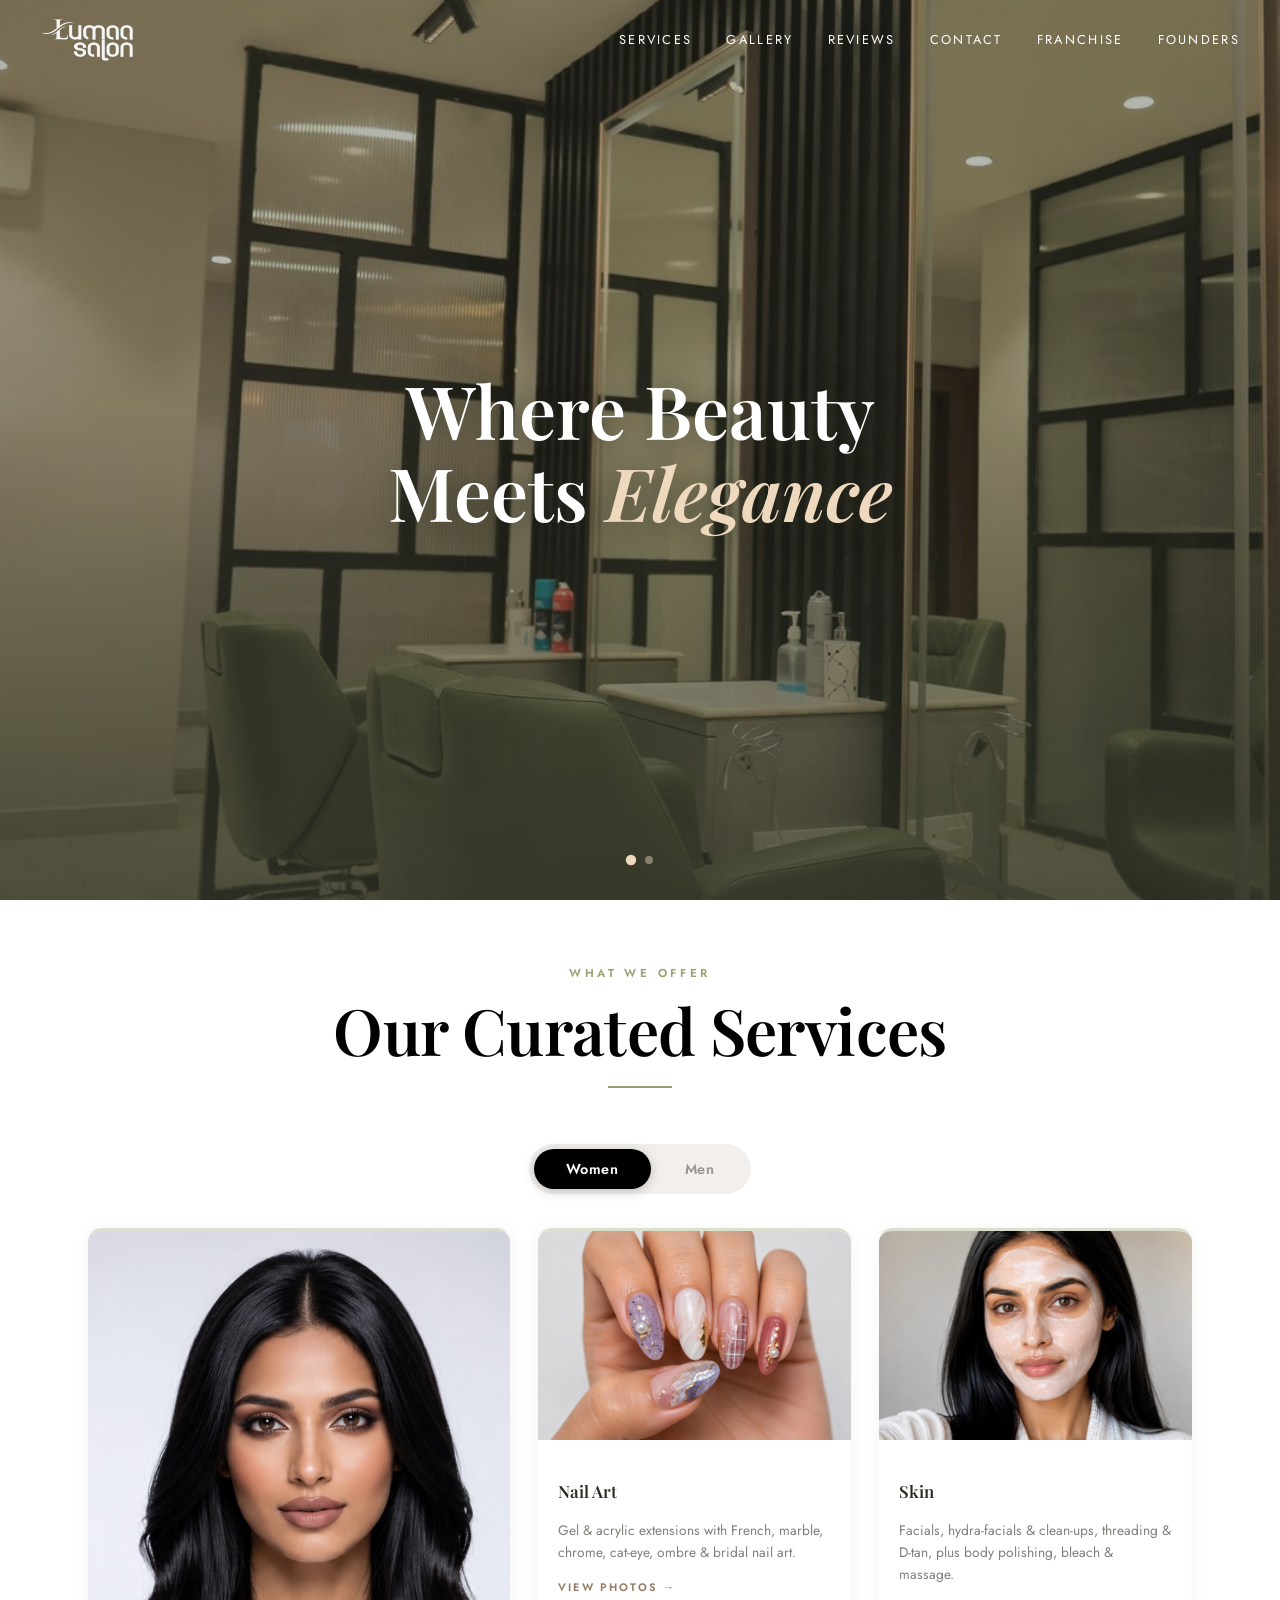
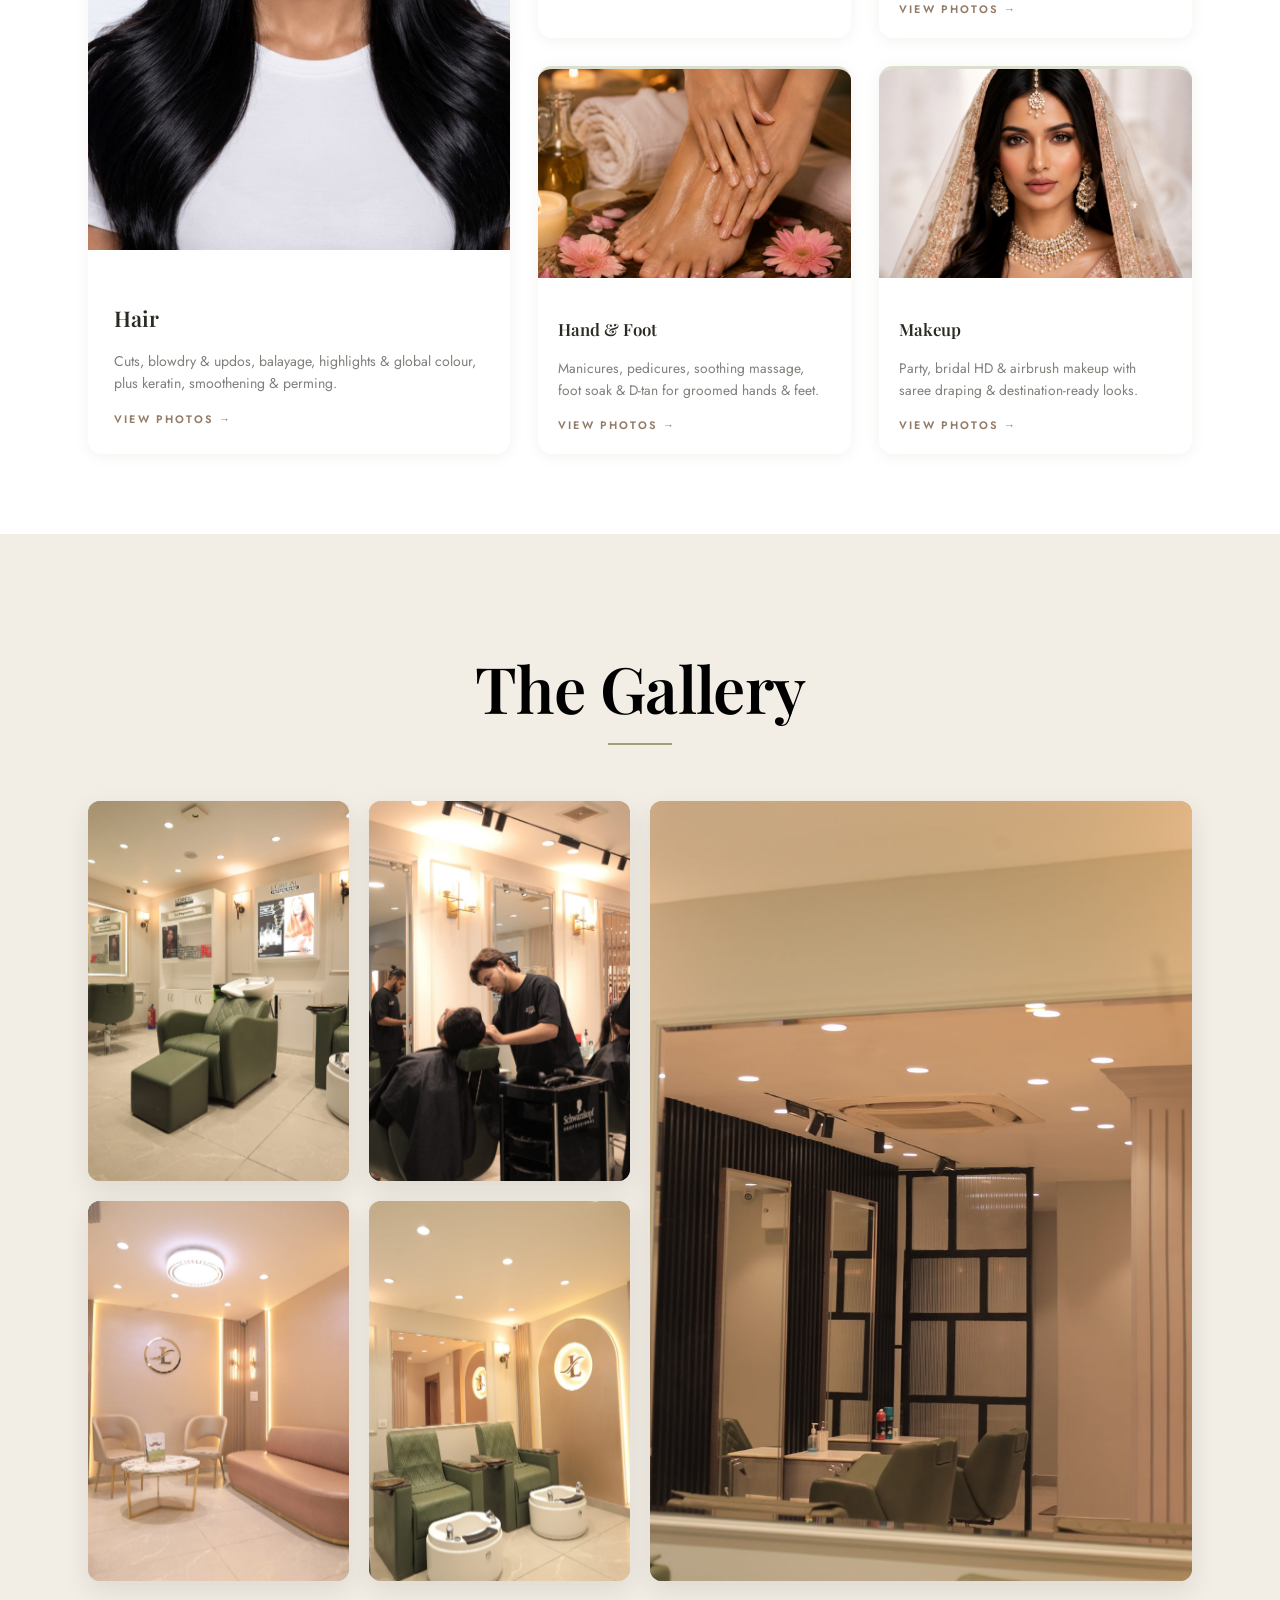
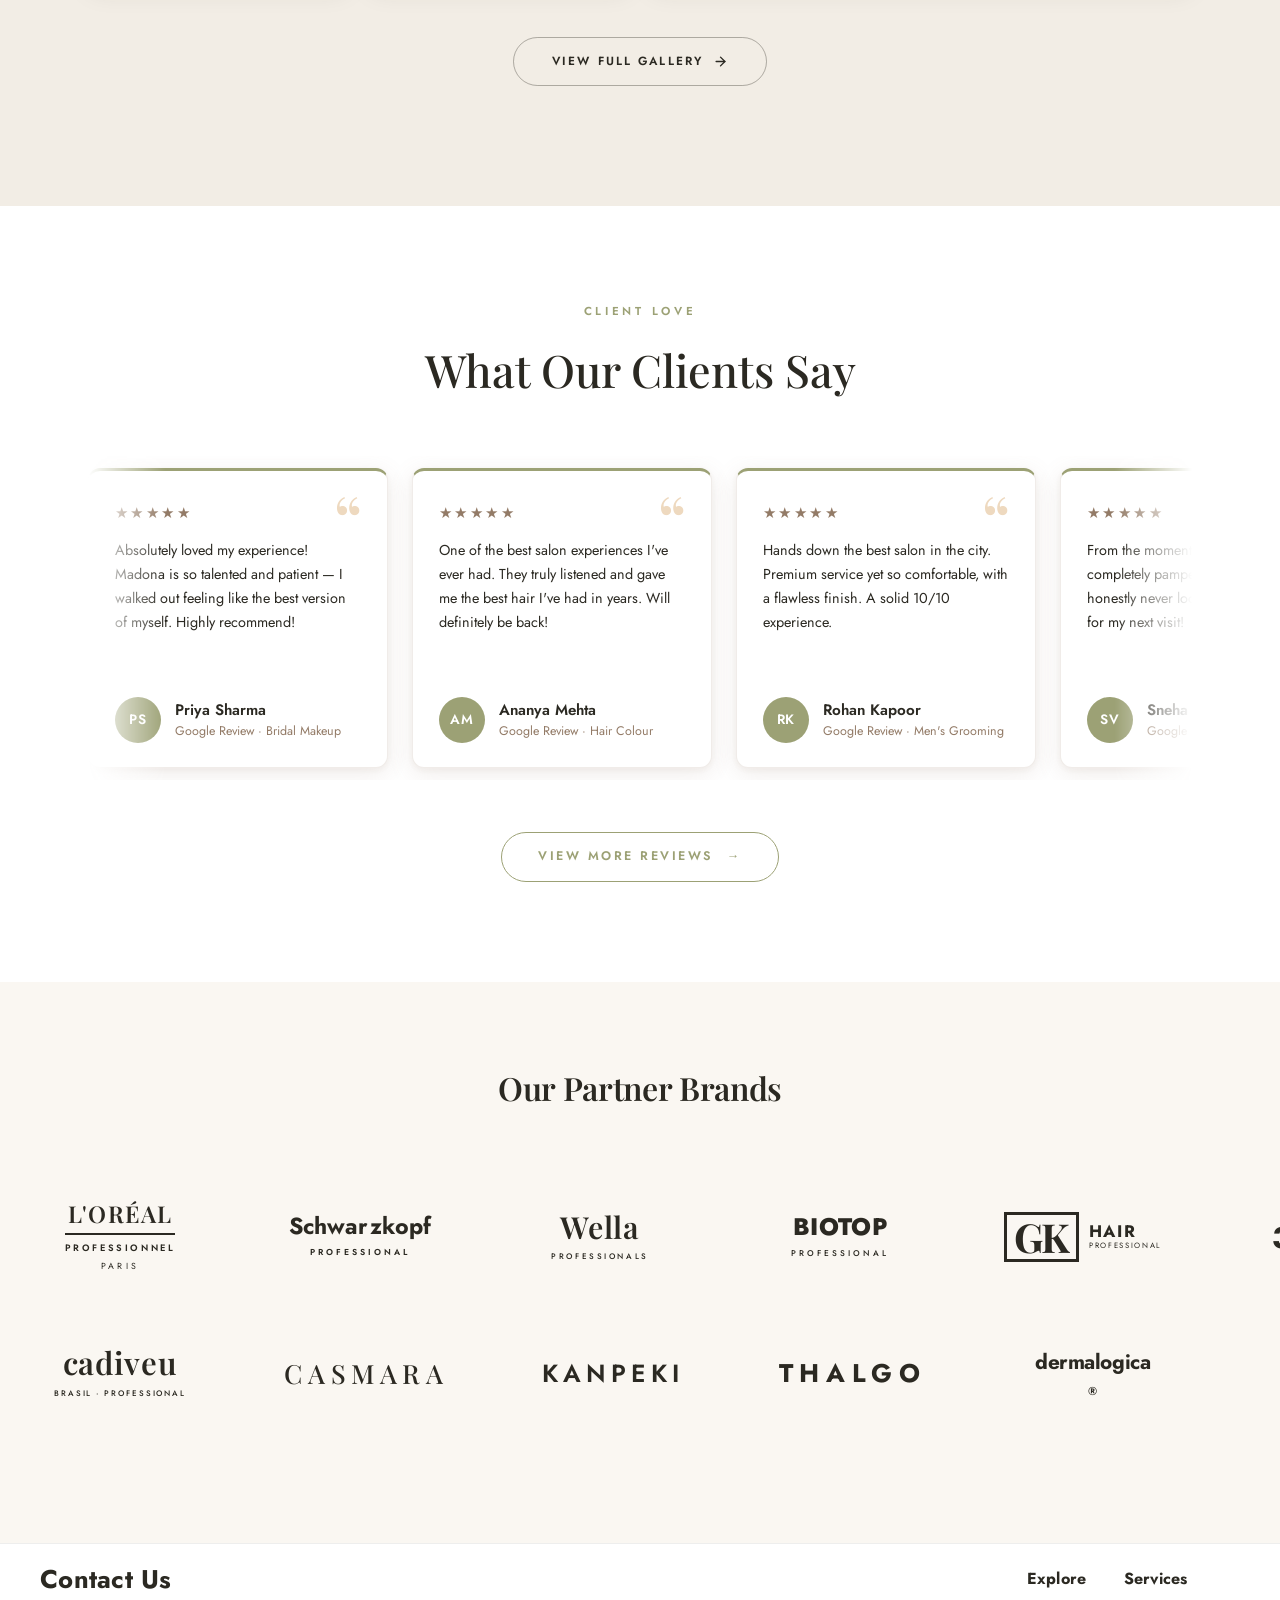
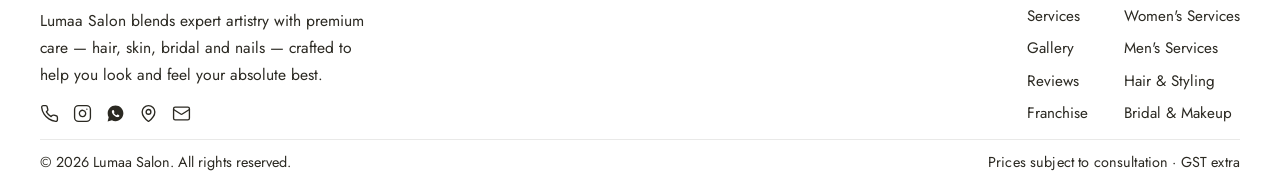
<file: index.html>
<!DOCTYPE html>
<html lang="en">
<head>
  <meta charset="UTF-8" />
  <meta name="viewport" content="width=device-width, initial-scale=1.0" />
  <meta name="color-scheme" content="light" />
  <title>Luma Salon — Where Beauty Meets Elegance</title>
  <meta name="description" content="Luma Salon — premium hair, beauty and styling. Where beauty meets elegance." />
  <link rel="icon" type="image/webp" href="images/brand/lumaa-logo-white.webp" />
  <link rel="stylesheet" href="styles.css" />
  <link rel="preconnect" href="https://fonts.googleapis.com" />
  <link rel="preconnect" href="https://fonts.gstatic.com" crossorigin />
  <!--
    FONTS (4 faces total):
    1. Playfair Display 600 normal  — section headings, stat numbers
    2. Playfair Display 700 italic  — hero "Elegance" / service titles bold
    3. Cormorant Garamond 500 italic — quotes, brand wordmark
    4. Jost 400 / 600               — all body, labels, nav, eyebrows
  -->
  <link href="https://fonts.googleapis.com/css2?family=Cormorant+Garamond:ital,wght@1,500&family=Playfair+Display:ital,wght@0,600;1,700&family=Jost:wght@400;600&display=swap" rel="stylesheet" />
</head>
<body>

  <!-- ===== NAVBAR ===== -->
  <header class="navbar">
    <a href="#home" class="brand">
      <!-- white version: visible over hero / dark navbar -->
      <img src="images/brand/lumaa-logo-white.webp" alt="Lumaa Salon" class="logo logo-white" />
      <!-- olive version: visible when navbar turns light on scroll -->
      <img src="images/brand/lumaa-logo-olive.webp" alt="Lumaa Salon" class="logo logo-olive" />
    </a>
    <nav class="nav-links" id="navLinks">
      <a href="#services">Services</a>
      <a href="#gallery">Gallery</a>
      <a href="#reviews">Reviews</a>
      <a href="#contact">Contact</a>
      <a href="https://docs.google.com/forms/d/e/1FAIpQLScYBFybON-J7nFKHJC2IQqXxigCQ_ar4FxfF-Mzsk_BcsSYzg/viewform" target="_blank" rel="noopener">Franchise</a>
      <a href="founders.html">Founders</a>
    </nav>
    <button class="hamburger" id="hamburger" aria-label="Toggle menu">
      <span></span><span></span><span></span>
    </button>
  </header>

  <!-- ===== HERO ===== -->
  <section class="hero" id="home">
    <!-- 2-image slider — JS translates track left every 3 s -->
    <div class="hero-slides">
      <div class="hero-track">
        <div class="hero-slide slide-1"></div>
        <div class="hero-slide slide-2"></div>
      </div>
    </div>
    <div class="hero-overlay"></div>
    <div class="hero-content">
      <h1>Where Beauty<br>Meets <em>Elegance</em></h1>
    </div>
    <!-- dot indicators -->
    <div class="slide-dots">
      <span class="dot active" data-index="0"></span>
      <span class="dot" data-index="1"></span>
    </div>
  </section>

  <!-- ===== SERVICES ===== -->
  <section class="services" id="services">
    <div class="container">
      <div class="section-head reveal">
        <p class="eyebrow">What We Offer</p>
        <h2>Our Curated Services</h2>
        <span class="head-rule"></span>
      </div>

      <!-- PILL TOGGLE -->
      <div class="svc-toggle-wrap reveal">
        <div class="svc-toggle" role="group" aria-label="Select gender">
          <button id="idx-btn-women" class="svc-tab active" onclick="idxSwitch('women')">Women</button>
          <button id="idx-btn-men" class="svc-tab" onclick="idxSwitch('men')">Men</button>
        </div>
      </div>

      <!-- WOMEN PANEL -->
      <div id="idx-panel-women" class="idx-panel active">
        <div class="idx-grid">

          <div class="idx-item idx-feature reveal" onclick="openGallery('women-hair')" role="button" tabindex="0">
            <img src="images/women/women-hair-blowout.jpg" alt="Hair" class="idx-img" />
            <div class="idx-body">
              <h4>Hair</h4>
              <p>Cuts, blowdry &amp; updos, balayage, highlights &amp; global colour, plus keratin, smoothening &amp; perming.</p>
              <span class="idx-link">View Photos &#8594;</span>
            </div>
          </div>

          <div class="idx-item reveal d1" onclick="openGallery('women-nail')" role="button" tabindex="0">
            <img src="images/women/women-nail-marble.jpg" alt="Nail Art" class="idx-img" />
            <div class="idx-body">
              <h4>Nail Art</h4>
              <p>Gel &amp; acrylic extensions with French, marble, chrome, cat-eye, ombre &amp; bridal nail art.</p>
              <span class="idx-link">View Photos &#8594;</span>
            </div>
          </div>

          <div class="idx-item reveal d2" onclick="openGallery('women-skin')" role="button" tabindex="0">
            <img src="images/women/women-skin-facial.jpg" alt="Skin &amp; Face" class="idx-img" />
            <div class="idx-body">
              <h4>Skin</h4>
              <p>Facials, hydra-facials &amp; clean-ups, threading &amp; D-tan, plus body polishing, bleach &amp; massage.</p>
              <span class="idx-link">View Photos &#8594;</span>
            </div>
          </div>

          <div class="idx-item reveal d3" onclick="openGallery('women-handfoot')" role="button" tabindex="0">
            <img src="images/women/women-foot-spa.jpg" alt="Hand &amp; Foot" class="idx-img" />
            <div class="idx-body">
              <h4>Hand &amp; Foot</h4>
              <p>Manicures, pedicures, soothing massage, foot soak &amp; D-tan for groomed hands &amp; feet.</p>
              <span class="idx-link">View Photos &#8594;</span>
            </div>
          </div>

          <div class="idx-item reveal d4" onclick="openGallery('women-makeup')" role="button" tabindex="0">
            <img src="images/women/women-makeup-bridal-hd.jpg" alt="Makeup" class="idx-img" />
            <div class="idx-body">
              <h4>Makeup</h4>
              <p>Party, bridal HD &amp; airbrush makeup with saree draping &amp; destination-ready looks.</p>
              <span class="idx-link">View Photos &#8594;</span>
            </div>
          </div>

        </div>
      </div>

      <!-- MEN PANEL -->
      <div id="idx-panel-men" class="idx-panel">
        <div class="idx-grid">

          <div class="idx-item idx-feature reveal" onclick="openGallery('men-hair')" role="button" tabindex="0">
            <img src="images/men/men-hair-styling.jpg" alt="Haircut" class="idx-img" />
            <div class="idx-body">
              <h4>Hair Cut</h4>
              <p>Haircuts, restyles, textured crops, head shave, oil massage &amp; hair spa.</p>
              <span class="idx-link">View Photos &#8594;</span>
            </div>
          </div>

          <div class="idx-item reveal d1" onclick="openGallery('men-beard')" role="button" tabindex="0">
            <img src="images/men/men-hair-classic-beard.jpg" alt="Beard" class="idx-img" />
            <div class="idx-body">
              <h4>Beard Styling</h4>
              <p>Beard sculpting &amp; styling, classic &amp; designer beards, line-ups, clean shaves &amp; beard spa.</p>
              <span class="idx-link">View Photos &#8594;</span>
            </div>
          </div>

          <div class="idx-item reveal d2" onclick="openGallery('men-colour')" role="button" tabindex="0">
            <img src="images/men/men-colour-cover.jpg" alt="Hair Rituals" class="idx-img" />
            <div class="idx-body">
              <h4>Hair Rituals</h4>
              <p>Hair &amp; beard colour, highlights, perming, rebonding, smoothening &amp; keratin treatments.</p>
              <span class="idx-link">View Photos &#8594;</span>
            </div>
          </div>

          <div class="idx-item reveal d3" onclick="openGallery('men-skin')" role="button" tabindex="0">
            <img src="images/men/men-skin-hydra-facial.jpg" alt="Skin" class="idx-img" />
            <div class="idx-body">
              <h4>Skin</h4>
              <p>Clean-ups, facials &amp; hydra-facials, D-tan, face packs, manicures, pedicures &amp; nail grooming.</p>
              <span class="idx-link">View Photos &#8594;</span>
            </div>
          </div>

        </div>
      </div>

    </div>
  </section>

  <!-- ===== GALLERY ===== -->
  <section class="gallery" id="gallery">
    <div class="container">
      <div class="section-head reveal">
        <h2>The Gallery</h2>
        <span class="head-rule"></span>
      </div>
      <div class="gallery-grid">
        <div class="g-item g1 reveal">
          <span class="g-shine"></span>
        </div>
        <div class="g-item g2 reveal d1">
          <span class="g-shine"></span>
        </div>
        <div class="g-item g3 reveal d2">
          <span class="g-shine"></span>
        </div>
        <div class="g-item g4 reveal d3">
          <span class="g-shine"></span>
        </div>
        <div class="g-item g5 reveal d4">
          <span class="g-shine"></span>
        </div>
      </div>

      <div class="gallery-cta">
        <a class="btn-gallery-more" href="gallery.html">
          View Full Gallery
          <svg class="btn-more-arrow" width="15" height="15" viewBox="0 0 24 24" fill="none" stroke="currentColor" stroke-width="2.2" stroke-linecap="round" stroke-linejoin="round"><line x1="5" y1="12" x2="19" y2="12"/><polyline points="12 5 19 12 12 19"/></svg>
        </a>
      </div>
    </div>
  </section>

  <!-- ===== REVIEWS ===== -->
  <section class="reviews" id="reviews">
    <div class="container">
      <div class="reviews-head reveal">
        <p class="eyebrow">Client Love</p>
        <h2>What Our Clients Say</h2>
      </div>

      <!-- Continuous right-moving marquee; the strip is duplicated so the loop is seamless -->
      <div class="reviews-marquee reveal">
        <div class="rev-track">
          <div class="rev-strip">
            <article class="review-card">
              <span class="quote-mark">&ldquo;</span>
              <span class="stars">&#9733;&#9733;&#9733;&#9733;&#9733;</span>
              <p class="review-text">Absolutely loved my experience! Madona is so talented and patient &mdash; I walked out feeling like the best version of myself. Highly recommend!</p>
              <div class="reviewer">
                <span class="avatar">PS</span>
                <div>
                  <p class="r-name">Priya Sharma</p>
                  <p class="r-meta">Google Review &middot; Bridal Makeup</p>
                </div>
              </div>
            </article>

            <article class="review-card">
              <span class="quote-mark">&ldquo;</span>
              <span class="stars">&#9733;&#9733;&#9733;&#9733;&#9733;</span>
              <p class="review-text">One of the best salon experiences I've ever had. They truly listened and gave me the best hair I've had in years. Will definitely be back!</p>
              <div class="reviewer">
                <span class="avatar">AM</span>
                <div>
                  <p class="r-name">Ananya Mehta</p>
                  <p class="r-meta">Google Review &middot; Hair Colour</p>
                </div>
              </div>
            </article>

            <article class="review-card">
              <span class="quote-mark">&ldquo;</span>
              <span class="stars">&#9733;&#9733;&#9733;&#9733;&#9733;</span>
              <p class="review-text">Hands down the best salon in the city. Premium service yet so comfortable, with a flawless finish. A solid 10/10 experience.</p>
              <div class="reviewer">
                <span class="avatar">RK</span>
                <div>
                  <p class="r-name">Rohan Kapoor</p>
                  <p class="r-meta">Google Review &middot; Men's Grooming</p>
                </div>
              </div>
            </article>

            <article class="review-card">
              <span class="quote-mark">&ldquo;</span>
              <span class="stars">&#9733;&#9733;&#9733;&#9733;&#9733;</span>
              <p class="review-text">From the moment I walked in I felt completely pampered. My skin has honestly never looked better. Can't wait for my next visit!</p>
              <div class="reviewer">
                <span class="avatar">SV</span>
                <div>
                  <p class="r-name">Sneha Verma</p>
                  <p class="r-meta">Google Review &middot; Hydra Facial</p>
                </div>
              </div>
            </article>

            <article class="review-card">
              <span class="quote-mark">&ldquo;</span>
              <span class="stars">&#9733;&#9733;&#9733;&#9733;&#9733;</span>
              <p class="review-text">Truly five-star in every way. Madona understood exactly what I wanted and nailed it. Couldn't be happier with the results.</p>
              <div class="reviewer">
                <span class="avatar">KN</span>
                <div>
                  <p class="r-name">Kavya Nair</p>
                  <p class="r-meta">Google Review &middot; Balayage</p>
                </div>
              </div>
            </article>

            <article class="review-card">
              <span class="quote-mark">&ldquo;</span>
              <span class="stars">&#9733;&#9733;&#9733;&#9733;&#9733;</span>
              <p class="review-text">Such a beautiful, welcoming space and flawless work. My friends keep asking where I got it done. Five stars all the way!</p>
              <div class="reviewer">
                <span class="avatar">AG</span>
                <div>
                  <p class="r-name">Aarti Gupta</p>
                  <p class="r-meta">Google Review &middot; Nail Art</p>
                </div>
              </div>
            </article>
          </div>

          <!-- duplicate strip for the seamless loop -->
          <div class="rev-strip" aria-hidden="true">
            <article class="review-card">
              <span class="quote-mark">&ldquo;</span>
              <span class="stars">&#9733;&#9733;&#9733;&#9733;&#9733;</span>
              <p class="review-text">Absolutely loved my experience! Madona is so talented and patient &mdash; I walked out feeling like the best version of myself. Highly recommend!</p>
              <div class="reviewer">
                <span class="avatar">PS</span>
                <div>
                  <p class="r-name">Priya Sharma</p>
                  <p class="r-meta">Google Review &middot; Bridal Makeup</p>
                </div>
              </div>
            </article>

            <article class="review-card">
              <span class="quote-mark">&ldquo;</span>
              <span class="stars">&#9733;&#9733;&#9733;&#9733;&#9733;</span>
              <p class="review-text">One of the best salon experiences I've ever had. They truly listened and gave me the best hair I've had in years. Will definitely be back!</p>
              <div class="reviewer">
                <span class="avatar">AM</span>
                <div>
                  <p class="r-name">Ananya Mehta</p>
                  <p class="r-meta">Google Review &middot; Hair Colour</p>
                </div>
              </div>
            </article>

            <article class="review-card">
              <span class="quote-mark">&ldquo;</span>
              <span class="stars">&#9733;&#9733;&#9733;&#9733;&#9733;</span>
              <p class="review-text">Hands down the best salon in the city. Premium service yet so comfortable, with a flawless finish. A solid 10/10 experience.</p>
              <div class="reviewer">
                <span class="avatar">RK</span>
                <div>
                  <p class="r-name">Rohan Kapoor</p>
                  <p class="r-meta">Google Review &middot; Men's Grooming</p>
                </div>
              </div>
            </article>

            <article class="review-card">
              <span class="quote-mark">&ldquo;</span>
              <span class="stars">&#9733;&#9733;&#9733;&#9733;&#9733;</span>
              <p class="review-text">From the moment I walked in I felt completely pampered. My skin has honestly never looked better. Can't wait for my next visit!</p>
              <div class="reviewer">
                <span class="avatar">SV</span>
                <div>
                  <p class="r-name">Sneha Verma</p>
                  <p class="r-meta">Google Review &middot; Hydra Facial</p>
                </div>
              </div>
            </article>

            <article class="review-card">
              <span class="quote-mark">&ldquo;</span>
              <span class="stars">&#9733;&#9733;&#9733;&#9733;&#9733;</span>
              <p class="review-text">Truly five-star in every way. Madona understood exactly what I wanted and nailed it. Couldn't be happier with the results.</p>
              <div class="reviewer">
                <span class="avatar">KN</span>
                <div>
                  <p class="r-name">Kavya Nair</p>
                  <p class="r-meta">Google Review &middot; Balayage</p>
                </div>
              </div>
            </article>

            <article class="review-card">
              <span class="quote-mark">&ldquo;</span>
              <span class="stars">&#9733;&#9733;&#9733;&#9733;&#9733;</span>
              <p class="review-text">Such a beautiful, welcoming space and flawless work. My friends keep asking where I got it done. Five stars all the way!</p>
              <div class="reviewer">
                <span class="avatar">AG</span>
                <div>
                  <p class="r-name">Aarti Gupta</p>
                  <p class="r-meta">Google Review &middot; Nail Art</p>
                </div>
              </div>
            </article>
          </div>
        </div>
      </div>

      <!-- Read all reviews CTA -->
      <div class="reviews-cta reveal">
        <a href="reviews.html" class="btn-outline-reviews">
          View More Reviews &nbsp;&#8594;
        </a>
      </div>
    </div>
  </section>

  <!-- ===== BRAND PARTNERS ===== -->
  <section class="partners">
    <div class="container">
      <h2 class="partners-title reveal">Our Partner Brands</h2>
    </div>

    <div class="brand-marquee-wrap">

      <!-- Row 1 — scrolls RIGHT -->
      <div class="brand-track track-right">
        <div class="brand-strip">
          <div class="brand-cell"><div class="bl bl-loreal"><span class="bl-main">L'OR&#201;AL</span><span class="bl-rule"></span><span class="bl-sub">PROFESSIONNEL</span><span class="bl-sub2">PARIS</span></div></div>
          <div class="brand-cell"><div class="bl bl-schwarzkopf"><span class="bl-main">Schwarzkopf</span><span class="bl-sub">PROFESSIONAL</span></div></div>
          <div class="brand-cell"><div class="bl bl-wella"><span class="bl-main">Wella</span><span class="bl-sub">PROFESSIONALS</span></div></div>
          <div class="brand-cell"><div class="bl bl-biotop"><span class="bl-main">BIOTOP</span><span class="bl-sub">PROFESSIONAL</span></div></div>
          <div class="brand-cell"><div class="bl bl-gk"><span class="gk-letters">GK</span><div class="gk-right"><span class="gk-hair">HAIR</span><span class="gk-pro">PROFESSIONAL</span></div></div></div>
          <div class="brand-cell"><div class="bl bl-tenx"><span class="bl-main">3TEN<span class="tenx-x">X</span></span></div></div>
          <div class="brand-cell"><div class="bl bl-floractive"><span class="bl-main">Floractive</span><span class="bl-sub">PROFESSIONAL</span></div></div>
          <div class="brand-cell"><div class="bl bl-olaplex"><span class="bl-main">OLAPLEX</span></div></div>
        </div>
        <div class="brand-strip" aria-hidden="true">
          <div class="brand-cell"><div class="bl bl-loreal"><span class="bl-main">L'OR&#201;AL</span><span class="bl-rule"></span><span class="bl-sub">PROFESSIONNEL</span><span class="bl-sub2">PARIS</span></div></div>
          <div class="brand-cell"><div class="bl bl-schwarzkopf"><span class="bl-main">Schwarzkopf</span><span class="bl-sub">PROFESSIONAL</span></div></div>
          <div class="brand-cell"><div class="bl bl-wella"><span class="bl-main">Wella</span><span class="bl-sub">PROFESSIONALS</span></div></div>
          <div class="brand-cell"><div class="bl bl-biotop"><span class="bl-main">BIOTOP</span><span class="bl-sub">PROFESSIONAL</span></div></div>
          <div class="brand-cell"><div class="bl bl-gk"><span class="gk-letters">GK</span><div class="gk-right"><span class="gk-hair">HAIR</span><span class="gk-pro">PROFESSIONAL</span></div></div></div>
          <div class="brand-cell"><div class="bl bl-tenx"><span class="bl-main">3TEN<span class="tenx-x">X</span></span></div></div>
          <div class="brand-cell"><div class="bl bl-floractive"><span class="bl-main">Floractive</span><span class="bl-sub">PROFESSIONAL</span></div></div>
          <div class="brand-cell"><div class="bl bl-olaplex"><span class="bl-main">OLAPLEX</span></div></div>
        </div>
      </div>

      <!-- Row 2 — scrolls LEFT -->
      <div class="brand-track track-left">
        <div class="brand-strip">
          <div class="brand-cell"><div class="bl bl-cadiveu"><span class="bl-main">cadiveu</span><span class="bl-sub">BRASIL &middot; PROFESSIONAL</span></div></div>
          <div class="brand-cell"><div class="bl bl-casmara"><span class="bl-main">CASMARA</span></div></div>
          <div class="brand-cell"><div class="bl bl-kanpeki"><span class="bl-main">KANPEKI</span></div></div>
          <div class="brand-cell"><div class="bl bl-thalgo"><span class="bl-main">THALGO</span></div></div>
          <div class="brand-cell"><div class="bl bl-dermalogica">dermalogica<sup>&#174;</sup></div></div>
          <div class="brand-cell"><div class="bl bl-o3"><span class="bl-main">O3<sup>+</sup></span></div></div>
          <div class="brand-cell"><div class="bl bl-alga"><span class="bl-main">ALGA</span><span class="bl-sub">SPA</span></div></div>
          <div class="brand-cell"><div class="bl bl-avl"><span class="bl-main">AVL</span></div></div>
        </div>
        <div class="brand-strip" aria-hidden="true">
          <div class="brand-cell"><div class="bl bl-cadiveu"><span class="bl-main">cadiveu</span><span class="bl-sub">BRASIL &middot; PROFESSIONAL</span></div></div>
          <div class="brand-cell"><div class="bl bl-casmara"><span class="bl-main">CASMARA</span></div></div>
          <div class="brand-cell"><div class="bl bl-kanpeki"><span class="bl-main">KANPEKI</span></div></div>
          <div class="brand-cell"><div class="bl bl-thalgo"><span class="bl-main">THALGO</span></div></div>
          <div class="brand-cell"><div class="bl bl-dermalogica">dermalogica<sup>&#174;</sup></div></div>
          <div class="brand-cell"><div class="bl bl-o3"><span class="bl-main">O3<sup>+</sup></span></div></div>
          <div class="brand-cell"><div class="bl bl-alga"><span class="bl-main">ALGA</span><span class="bl-sub">SPA</span></div></div>
          <div class="brand-cell"><div class="bl bl-avl"><span class="bl-main">AVL</span></div></div>
        </div>
      </div>

    </div>
  </section>

  <!-- ===== FOOTER ===== -->
  <footer class="footer" id="contact">
    <div class="footer-card">

      <div class="footer-top">
        <!-- Brand -->
        <div class="footer-brand">
          <h3 class="footer-brand-title">Contact Us</h3>
          <p class="footer-desc">Lumaa Salon blends expert artistry with premium care — hair, skin, bridal and nails — crafted to help you look and feel your absolute best.</p>
          <div class="footer-socials">
            <a href="tel:+919205809126" aria-label="Call us">
              <svg width="19" height="19" viewBox="0 0 24 24" fill="none" stroke="currentColor" stroke-width="1.7" stroke-linecap="round" stroke-linejoin="round"><path d="M22 16.92v3a2 2 0 0 1-2.18 2 19.79 19.79 0 0 1-8.63-3.07 19.5 19.5 0 0 1-6-6 19.79 19.79 0 0 1-3.07-8.67A2 2 0 0 1 4.11 2h3a2 2 0 0 1 2 1.72 12.84 12.84 0 0 0 .7 2.81 2 2 0 0 1-.45 2.11L8.09 9.91a16 16 0 0 0 6 6l1.27-1.27a2 2 0 0 1 2.11-.45 12.84 12.84 0 0 0 2.81.7A2 2 0 0 1 22 16.92z"/></svg>
            </a>
            <a href="https://www.instagram.com/lumaasalon.official" target="_blank" rel="noopener" aria-label="Instagram">
              <svg width="19" height="19" viewBox="0 0 24 24" fill="none" stroke="currentColor" stroke-width="1.7" stroke-linecap="round" stroke-linejoin="round"><rect x="2" y="2" width="20" height="20" rx="5"/><path d="M16 11.37A4 4 0 1 1 12.63 8 4 4 0 0 1 16 11.37z"/><line x1="17.5" y1="6.5" x2="17.51" y2="6.5"/></svg>
            </a>
            <a href="https://wa.me/919205809126" target="_blank" rel="noopener" aria-label="WhatsApp">
              <svg width="19" height="19" viewBox="0 0 24 24" fill="currentColor"><path d="M12.04 2C6.58 2 2.13 6.45 2.13 11.91c0 1.74.46 3.38 1.26 4.8L2.05 22l5.43-1.43a9.84 9.84 0 0 0 4.56 1.11c5.46 0 9.91-4.45 9.91-9.91S17.5 2 12.04 2zm4.88 13.42c-.2.56-1.16 1.08-1.6 1.14-.4.06-.93.09-1.5-.09-.35-.11-.8-.26-1.36-.52-2.39-1.02-3.96-3.41-4.08-3.57-.12-.15-.97-1.28-.97-2.44 0-1.16.61-1.73.83-1.97.22-.24.48-.3.63-.3h.45c.14 0 .34-.05.53.41.2.48.68 1.67.74 1.79.06.12.1.26.02.42-.08.16-.12.25-.24.39-.12.13-.25.3-.36.4-.12.11-.25.22-.1.44.14.22.6.97 1.27 1.57.87.77 1.6 1.01 1.83 1.12.23.11.36.09.49-.05.13-.14.56-.65.71-.88.15-.22.3-.18.5-.11.21.07 1.34.63 1.57.75.23.11.38.16.44.25.06.09.06.54-.14 1.09z"/></svg>
            </a>
            <a href="https://maps.app.goo.gl/RKYYWeZqwAiUuoFEA" target="_blank" rel="noopener" aria-label="Google Maps">
              <svg width="19" height="19" viewBox="0 0 24 24" fill="none" stroke="currentColor" stroke-width="1.7" stroke-linecap="round" stroke-linejoin="round"><path d="M20 10c0 6-8 12-8 12s-8-6-8-12a8 8 0 0 1 16 0Z"/><circle cx="12" cy="10" r="3"/></svg>
            </a>
            <a href="https://mail.google.com/mail/?view=cm&fs=1&to=mridul@lumaasalon.com" target="_blank" rel="noopener" aria-label="Email">
              <svg width="19" height="19" viewBox="0 0 24 24" fill="none" stroke="currentColor" stroke-width="1.7" stroke-linecap="round" stroke-linejoin="round"><rect x="2" y="4" width="20" height="16" rx="2"/><path d="m22 7-8.97 5.7a1.94 1.94 0 0 1-2.06 0L2 7"/></svg>
            </a>
          </div>
        </div>

        <!-- Link columns -->
        <nav class="footer-cols">
          <div class="footer-col">
            <h4 class="footer-col-title">Explore</h4>
            <a href="#services">Services</a>
            <a href="#gallery">Gallery</a>
            <a href="#reviews">Reviews</a>
            <a href="https://docs.google.com/forms/d/e/1FAIpQLScYBFybON-J7nFKHJC2IQqXxigCQ_ar4FxfF-Mzsk_BcsSYzg/viewform" target="_blank" rel="noopener">Franchise</a>
          </div>
          <div class="footer-col">
            <h4 class="footer-col-title">Services</h4>
            <a href="#services" onclick="idxSwitch('women')">Women's Services</a>
            <a href="#services" onclick="idxSwitch('men')">Men's Services</a>
            <a href="#services" onclick="event.preventDefault(); idxSwitch('women'); openGallery('women-hair');">Hair &amp; Styling</a>
            <a href="#services" onclick="event.preventDefault(); idxSwitch('women'); openGallery('women-makeup');">Bridal &amp; Makeup</a>
          </div>
        </nav>
      </div>

      <div class="footer-divider"></div>

      <div class="footer-bottom">
        <p class="footer-copy">&copy; 2026 Lumaa Salon. All rights reserved.</p>
        <p class="footer-fine">Prices subject to consultation &middot; GST extra</p>
      </div>

    </div>
  </footer>

  <!-- ===== SERVICE PHOTO GALLERY (lightbox) ===== -->
  <div class="svc-modal" id="svcModal" aria-hidden="true" role="dialog" aria-modal="true" aria-label="Service photos">
    <div class="svc-modal-backdrop" onclick="closeGallery()"></div>
    <div class="svc-modal-panel">
      <button class="svc-modal-close" onclick="closeGallery()" aria-label="Close gallery">&times;</button>
      <p class="svc-modal-eyebrow">Lumaa Salon</p>
      <h3 class="svc-modal-title" id="svcModalTitle"></h3>
      <div class="svc-stage">
        <button class="svc-nav svc-prev" onclick="galleryStep(-1)" aria-label="Previous photo">&#8249;</button>
        <img class="svc-stage-img" id="svcStageImg" alt="" />
        <button class="svc-nav svc-next" onclick="galleryStep(1)" aria-label="Next photo">&#8250;</button>
      </div>
      <p class="svc-counter" id="svcCounter"></p>
      <div class="svc-thumbs" id="svcThumbs"></div>
    </div>
  </div>

  <script>
    // Services gender toggle
    function idxSwitch(gender) {
      document.getElementById('idx-panel-women').classList.toggle('active', gender === 'women');
      document.getElementById('idx-panel-men').classList.toggle('active', gender === 'men');
      document.getElementById('idx-btn-women').classList.toggle('active', gender === 'women');
      document.getElementById('idx-btn-men').classList.toggle('active', gender === 'men');
    }

    // ===== Service photo gallery (lightbox) =====
    var IMG = 'images/';
    // Each photo carries its own exact service name (shown under the gallery image).
    var SVC_GALLERY = {
      'women-hair': { title: 'Hair Rituals', photos: [
        { src: 'women/women-hair-balayage',      name: 'Balayage' },
        { src: 'women/women-hair-blonde',        name: 'Blonding' },
        { src: 'women/women-hair-colour',        name: 'Hair Color' },
        { src: 'women/women-hair-curls',         name: 'Hair Color' },
        { src: 'women/women-hair-haircut',       name: 'Haircut' },
        { src: 'women/women-hair-heat-styling',  name: 'Keratin' },
        { src: 'women/women-hair-highlights',    name: 'Highlights' },
        { src: 'women/women-hair-layers',        name: 'Blowdry' },
        { src: 'women/women-hair-natural-curls', name: 'Hair Extension' },
        { src: 'women/women-hair-perming',       name: 'Highlights' },
        { src: 'women/women-hair-smoothening',   name: 'Nanoplastia' },
        { src: 'women/women-hair-updo',          name: 'Hair Color' },
        { src: 'women/women-hair-waves',         name: 'Ombre' } ] },
      'women-nail': { title: 'Nail Art', photos: [
        { src: 'women/women-nail-marble',         name: 'Nail Extensions' },
        { src: 'women/women-nail-babyboomer',     name: 'Acrylic Extensions' },
        { src: 'women/women-nail-bridal-3d',      name: '3D Nail Art' },
        { src: 'women/women-nail-bridal-lace',    name: 'Bridal Nail Art' },
        { src: 'women/women-nail-cat-eye',        name: 'Cat Eye' },
        { src: 'women/women-nail-chrome',         name: 'Chrome Art' },
        { src: 'women/women-nail-french-art',     name: 'French' },
        { src: 'women/women-nail-french-classic', name: 'Nail Extensions' },
        { src: 'women/women-nail-gel-paint',      name: 'Shady Gel' },
        { src: 'women/women-nail-gold-art',       name: 'Nail Art' },
        { src: 'women/women-nail-mandala-black',  name: 'Mandalas' },
        { src: 'women/women-nail-mandala-pastel', name: 'Mandalas' },
        { src: 'women/women-nail-marble-grey',    name: 'Stone/Flat Art' },
        { src: 'women/women-nail-ombre',          name: 'Ombre Nail Art' },
        { src: 'women/women-nail-rainbow',        name: 'Ombre Nail Art' },
        { src: 'women/women-nail-stiletto',       name: 'Mandalas' } ] },
      'women-skin': { title: 'Skin', photos: [
        { src: 'women/women-skin-facial',    name: 'Facial & Cleanup' },
        { src: 'women/women-skin-cleanup',   name: 'Threading' },
        { src: 'women/women-skin-glow',      name: 'Hydra Facial' },
        { src: 'women/women-body-polishing', name: 'Waxing' } ] },
      'women-handfoot': { title: 'Hand & Foot', photos: [
        { src: 'women/women-foot-spa',      name: 'Hand & Foot Massage' },
        { src: 'women/women-hand-manicure', name: 'Manicure' },
        { src: 'women/women-foot-pedicure', name: 'Pedicure' } ] },
      'women-makeup': { title: 'Makeup', photos: [
        { src: 'women/women-makeup-bridal-hd', name: 'Bridal HD Makeup' },
        { src: 'women/women-makeup-bridal',    name: 'Bridal Makeup' },
        { src: 'women/women-makeup-eye',       name: 'Eye Makeup' },
        { src: 'women/women-makeup-sagan',     name: 'Party Makeup' },
        { src: 'women/women-hair-blowout',     name: 'Party Makeup' } ] },
      'men-hair': { title: 'Hair Cut', photos: [
        { src: 'men/men-hair-styling',      name: 'Hair Cut' },
        { src: 'men/men-hair-haircut',      name: 'Hair Cut' },
        { src: 'men/men-hair-restyle',      name: 'Hair Cut' },
        { src: 'men/men-hair-textured-crop', name: 'Hair Cut' } ] },
      'men-beard': { title: 'Beard Styling', photos: [
        { src: 'men/men-hair-classic-beard', name: 'Beard' },
        { src: 'men/men-hair-beard-sculpt',  name: 'Beard' },
        { src: 'men/men-hair-beard-styling', name: 'Beard' },
        { src: 'men/men-hair-crop-beard',    name: 'Beard' },
        { src: 'men/men-hair-lumaa-beard',   name: 'Beard' } ] },
      'men-colour': { title: 'Hair Rituals', photos: [
        { src: 'men/men-colour-colour-highlights', name: 'Hair Color (Men)' },
        { src: 'men/men-colour-highlights',        name: 'Hair Color (Men)' },
        { src: 'men/men-colour-texture-curls',     name: 'Hair Spa (Men)' },
        { src: 'men/men-colour-curl-styling',      name: 'Keratin Treatment (Men)' },
        { src: 'men/men-colour-perming',           name: 'Hair Spa (Men)' },
        { src: 'men/men-colour-rebonding',         name: 'Hair Smoothening' },
        { src: 'men/men-colour-smoothening',       name: 'Hair Smoothening' } ] },
      'men-skin': { title: 'Skin', photos: [
        { src: 'men/men-skin-hydra-facial', name: 'Hydra Facial' },
        { src: 'men/men-skin-face-pack',    name: 'Facial & Cleanup' },
        { src: 'men/men-hand-manicure',     name: 'Manicure' },
        { src: 'men/men-foot-pedicure',     name: 'Pedicure' } ] }
    };

    var galleryKey = null, galleryIndex = 0;

    function openGallery(key) {
      var data = SVC_GALLERY[key];
      if (!data) return;
      galleryKey = key;
      galleryIndex = 0;
      var thumbs = document.getElementById('svcThumbs');
      thumbs.innerHTML = '';
      data.photos.forEach(function (photo, i) {
        var t = document.createElement('img');
        t.src = IMG + photo.src + '.jpg';
        t.alt = photo.name;
        t.className = 'svc-thumb';
        t.loading = 'lazy';
        t.addEventListener('click', function () { showGalleryPhoto(i); });
        thumbs.appendChild(t);
      });
      // single-photo services: hide nav + thumbs
      var single = data.photos.length < 2;
      document.querySelector('.svc-prev').style.display = single ? 'none' : '';
      document.querySelector('.svc-next').style.display = single ? 'none' : '';
      thumbs.style.display = single ? 'none' : '';
      showGalleryPhoto(0);
      var modal = document.getElementById('svcModal');
      modal.classList.add('open');
      modal.setAttribute('aria-hidden', 'false');
      document.body.style.overflow = 'hidden';
    }

    function showGalleryPhoto(i) {
      var data = SVC_GALLERY[galleryKey];
      if (!data) return;
      var n = data.photos.length;
      galleryIndex = (i + n) % n;
      var photo = data.photos[galleryIndex];
      document.getElementById('svcStageImg').src = IMG + photo.src + '.jpg';
      document.getElementById('svcStageImg').alt = photo.name;
      // show the photo's own service name where the category title sits
      document.getElementById('svcModalTitle').textContent = photo.name;
      document.getElementById('svcCounter').textContent = (galleryIndex + 1) + ' / ' + n;
      var thumbs = document.querySelectorAll('#svcThumbs .svc-thumb');
      thumbs.forEach(function (t, idx) { t.classList.toggle('active', idx === galleryIndex); });
      if (thumbs[galleryIndex]) {
        thumbs[galleryIndex].scrollIntoView({ inline: 'center', block: 'nearest', behavior: 'smooth' });
      }
    }

    function galleryStep(dir) { showGalleryPhoto(galleryIndex + dir); }

    function closeGallery() {
      var modal = document.getElementById('svcModal');
      modal.classList.remove('open');
      modal.setAttribute('aria-hidden', 'true');
      document.body.style.overflow = '';
    }

    // keyboard: Esc closes, arrows navigate
    document.addEventListener('keydown', function (e) {
      var modal = document.getElementById('svcModal');
      if (!modal.classList.contains('open')) return;
      if (e.key === 'Escape') closeGallery();
      else if (e.key === 'ArrowLeft') galleryStep(-1);
      else if (e.key === 'ArrowRight') galleryStep(1);
    });

    // keyboard: Enter/Space on a focused service card opens its gallery
    document.querySelectorAll('.idx-item').forEach(function (card) {
      card.addEventListener('keydown', function (e) {
        if (e.key === 'Enter' || e.key === ' ') { e.preventDefault(); card.click(); }
      });
    });

    // Mobile menu toggle
    const hamburger = document.getElementById('hamburger');
    const navLinks = document.getElementById('navLinks');
    hamburger.addEventListener('click', function () {
      navLinks.classList.toggle('open');
      this.classList.toggle('active');
    });
    // Close mobile menu when a link is tapped
    navLinks.querySelectorAll('a').forEach(function (a) {
      a.addEventListener('click', function () {
        navLinks.classList.remove('open');
        hamburger.classList.remove('active');
      });
    });

    // Solidify navbar on scroll
    window.addEventListener('scroll', function () {
      document.querySelector('.navbar').classList.toggle('scrolled', window.scrollY > 40);
    });

    // Scroll-reveal animations
    const revealObserver = new IntersectionObserver(function (entries) {
      entries.forEach(function (entry) {
        if (entry.isIntersecting) {
          entry.target.classList.add('is-visible');
          revealObserver.unobserve(entry.target);
        }
      });
    }, { threshold: 0.15 });
    document.querySelectorAll('.reveal').forEach(function (el) {
      revealObserver.observe(el);
    });

    // Animated number counters (fire once when stats scroll into view)
    function runCounter(el) {
      const target = +el.dataset.target;
      const suffix = el.dataset.suffix || '';
      const duration = 2000;
      const start = performance.now();
      function tick(now) {
        const p = Math.min((now - start) / duration, 1);
        const eased = 1 - Math.pow(1 - p, 3); // easeOutCubic
        const value = Math.floor(eased * target);
        el.textContent = value.toLocaleString() + suffix;
        if (p < 1) requestAnimationFrame(tick);
      }
      requestAnimationFrame(tick);
    }
    const counterObserver = new IntersectionObserver(function (entries) {
      entries.forEach(function (entry) {
        if (entry.isIntersecting) {
          runCounter(entry.target);
          counterObserver.unobserve(entry.target);
        }
      });
    }, { threshold: 0.35 });
    document.querySelectorAll('.counter').forEach(function (el) {
      counterObserver.observe(el);
    });

    // Hero slider — translate track left every 3 s
    (function () {
      var track   = document.querySelector('.hero-track');
      var dots    = document.querySelectorAll('.slide-dots .dot');
      var total   = 2;
      var current = 0;

      function goTo(n) {
        current = (n + total) % total;
        // each slide is 1/3 of the track width
        track.style.transform = 'translateX(-' + (current * (100 / total)) + '%)';
        dots.forEach(function (d, i) {
          d.classList.toggle('active', i === current);
        });
      }

      dots.forEach(function (dot) {
        dot.addEventListener('click', function () {
          clearInterval(timer);
          goTo(+this.dataset.index);
          timer = setInterval(advance, 3000);
        });
      });

      function advance() { goTo(current + 1); }
      var timer = setInterval(advance, 3000);
    })();

    // Salon open/closed badge — open every day 10:00 AM – 9:00 PM IST
    (function updateStatus() {
      var dot  = document.getElementById('statusDot');
      var text = document.getElementById('statusText');
      if (!dot || !text) return;

      var now    = new Date();
      var hour   = now.getHours();
      var minute = now.getMinutes();
      var total  = hour * 60 + minute;   // minutes since midnight
      var open   = 10 * 60;              // 10:00 AM
      var close  = 21 * 60;              // 9:00 PM

      if (total >= open && total < close) {
        dot.style.background  = '#4ade80';
        dot.style.boxShadow   = '0 0 0 3px rgba(74,222,128,0.25)';
        text.textContent      = 'Open now · closes 9:00 PM';
      } else {
        dot.style.background  = '#f87171';
        dot.style.boxShadow   = '0 0 0 3px rgba(248,113,113,0.25)';
        text.textContent      = 'Closed · opens 10:00 AM';
      }
    })();
  </script>
</body>
</html>
</file>
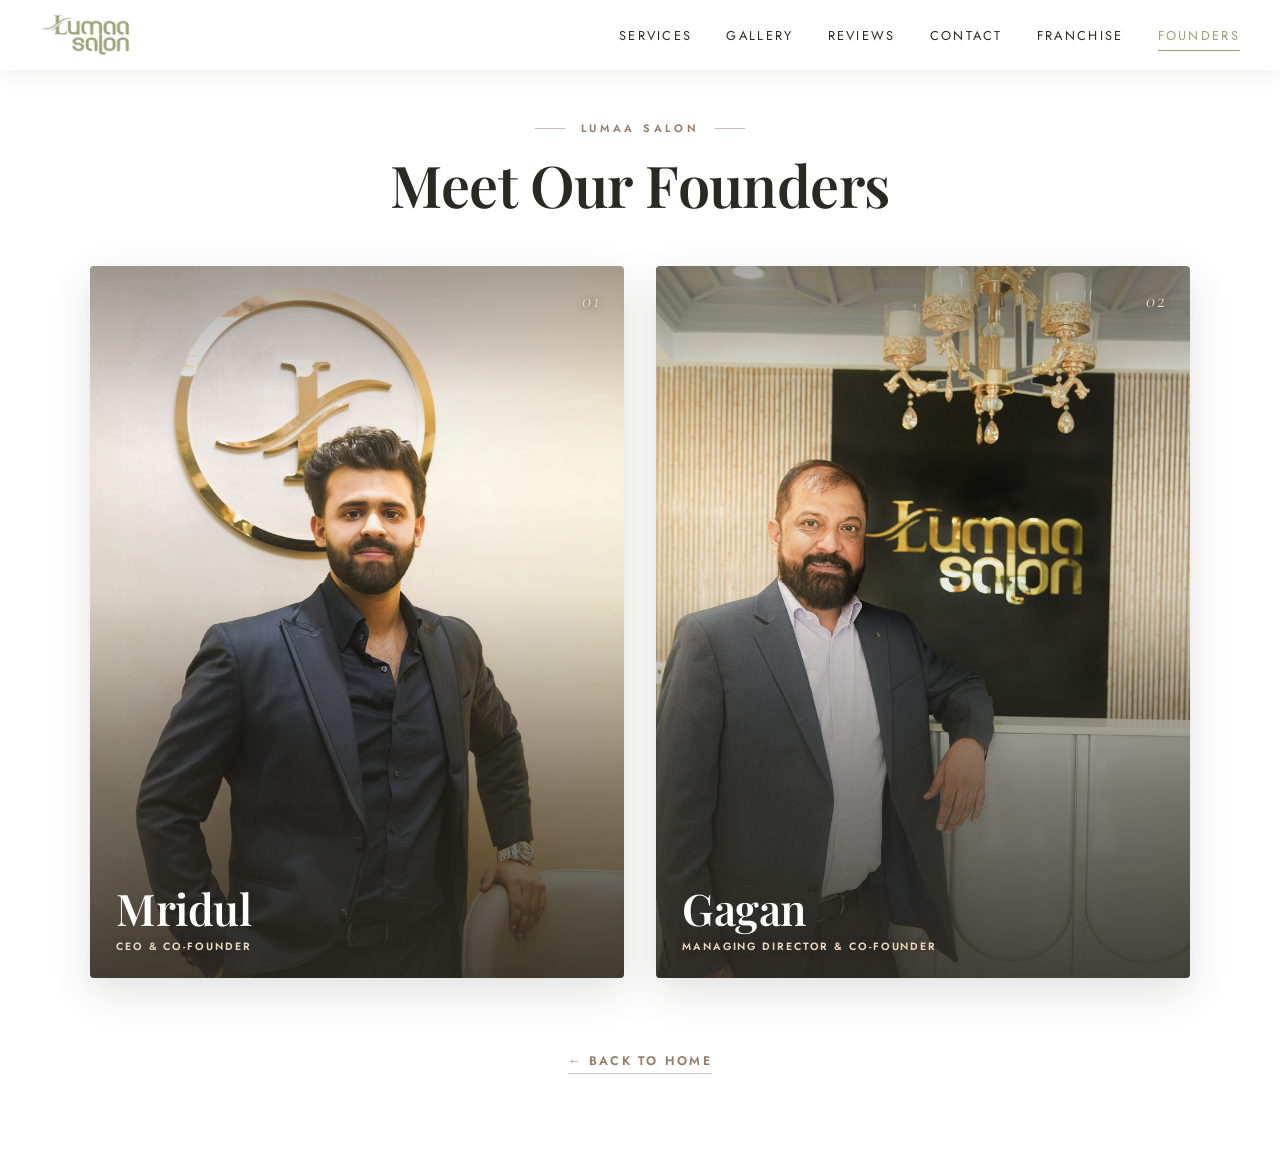
<file: founders.html>
<!DOCTYPE html>
<html lang="en">
<head>
  <meta charset="UTF-8" />
  <meta name="viewport" content="width=device-width, initial-scale=1.0" />
  <meta name="color-scheme" content="light" />
  <title>Meet Our Founders — Lumaa Salon</title>
  <meta name="description" content="Meet the founders shaping Lumaa Salon — Mridul, CEO & Co-Founder, and Gagan, Managing Director & Co-Founder." />
  <link rel="icon" type="image/webp" href="images/brand/lumaa-logo-white.webp" />
  <link rel="preconnect" href="https://fonts.googleapis.com" />
  <link rel="preconnect" href="https://fonts.gstatic.com" crossorigin />
  <link href="https://fonts.googleapis.com/css2?family=Cormorant+Garamond:ital,wght@0,400;0,600;1,500&family=Playfair+Display:ital,wght@0,600;1,700&family=Jost:wght@300;400;600&display=swap" rel="stylesheet" />
  <style>
    *, *::before, *::after { box-sizing: border-box; margin: 0; padding: 0; }

    :root {
      --cream: #EED9BF;
      --sage:  #9CA175;
      --offwhite: #F6F2EB;
      --earth: #937B67;
      --deep:  #2E3326;
      --ink:   #2B2922;
      --white: #FFFFFF;
      --cream-rgb: 238, 217, 191;
      --sage-rgb:  156, 161, 117;
      --earth-rgb: 147, 123, 103;
      --deep-rgb:  46, 51, 38;
      --ink-rgb:   43, 41, 34;
      --serif:   'Playfair Display', serif;
      --display: 'Cormorant Garamond', serif;
      --sans:    'Jost', sans-serif;
    }

    /* fixed light palette — opt out of OS dark mode so browser-painted UI
       (scrollbars, form controls) stays light too */
    html { scroll-behavior: smooth; color-scheme: light; }
    body { font-family: var(--sans); background: var(--white); color: var(--ink); -webkit-font-smoothing: antialiased; }
    a { text-decoration: none; color: inherit; }
    img { display: block; max-width: 100%; }

    /* ── NAVBAR (solid, light) ── */
    .navbar {
      position: fixed; inset: 0 0 auto 0; z-index: 50;
      display: flex; align-items: center; justify-content: space-between;
      padding: 14px 40px;
      background: rgba(255,255,255,0.95);
      backdrop-filter: blur(10px);
      box-shadow: 0 4px 20px rgba(var(--ink-rgb), 0.08);
    }
    .brand { display: inline-flex; align-items: center; }
    .logo { height: 42px; width: auto; }
    .nav-links { display: flex; gap: 34px; }
    .nav-links a {
      color: var(--ink); font-size: 0.8rem; letter-spacing: 0.18em;
      text-transform: uppercase; font-weight: 400;
      position: relative; padding: 4px 0; transition: color 0.2s ease;
    }
    .nav-links a::after {
      content: ''; position: absolute; left: 0; bottom: -2px;
      width: 0; height: 1px; background: var(--sage);
      transition: width 0.3s ease;
    }
    .nav-links a:hover::after, .nav-links a.active::after { width: 100%; }
    .nav-links a:hover, .nav-links a.active { color: var(--sage); }
    .hamburger {
      display: none; flex-direction: column; gap: 5px;
      background: none; border: 0; cursor: pointer; padding: 6px;
    }
    .hamburger span { width: 24px; height: 2px; background: var(--ink); transition: transform 0.3s ease, opacity 0.3s ease; }
    .hamburger.active span:nth-child(1) { transform: translateY(7px) rotate(45deg); }
    .hamburger.active span:nth-child(2) { opacity: 0; }
    .hamburger.active span:nth-child(3) { transform: translateY(-7px) rotate(-45deg); }

    /* ── SECTION HEAD ── */
    .founders-head { text-align: center; padding: 120px 24px 8px; }
    .founders-head .eyebrow {
      font-family: var(--sans); text-transform: uppercase;
      letter-spacing: 0.34em; font-size: 0.68rem; font-weight: 600;
      color: var(--earth); margin-bottom: 18px;
      display: flex; align-items: center; justify-content: center; gap: 16px;
    }
    /* thin rules either side of the eyebrow, as in the reference */
    .founders-head .eyebrow::before,
    .founders-head .eyebrow::after {
      content: ''; width: 30px; height: 1px;
      background: rgba(var(--earth-rgb), 0.5);
    }
    .founders-head h1 {
      font-family: var(--serif); font-weight: 600;
      font-size: clamp(2.2rem, 5.2vw, 3.6rem);
      color: var(--ink); letter-spacing: -0.01em; line-height: 1.05;
    }

    /* ── FOUNDERS LAYOUT (two tall side-by-side cards) ── */
    .founders-wrap { padding: 44px 40px 90px; }
    .founders-inner { max-width: 1100px; margin: 0 auto; }

    .founders-grid {
      display: grid;
      grid-template-columns: 1fr 1fr;
      gap: 32px;
    }

    /* Each founder is one tall photo card; the name and link sit over the
       bottom of the image, with the role badge and number pinned to the top. */
    .founder {
      position: relative;
      aspect-ratio: 3 / 4;
      border-radius: 4px;
      overflow: hidden;
      background: var(--offwhite);
      box-shadow: 0 14px 40px rgba(var(--ink-rgb), 0.14);
    }
    .founder img {
      position: absolute; inset: 0;
      width: 100%; height: 100%;
      object-fit: cover; object-position: center 42%;
      transition: transform 0.8s cubic-bezier(0.22, 1, 0.36, 1);
    }
    .founder:hover img { transform: scale(1.04); }

    /* scrim keeps the overlaid copy readable against the cream palette */
    .founder::after {
      content: '';
      position: absolute; inset: 0;
      background:
        linear-gradient(
          to top,
          rgba(43,41,34,0.88) 0%,
          rgba(43,41,34,0.58) 26%,
          rgba(43,41,34,0.10) 54%,
          rgba(43,41,34,0.00) 74%
        ),
        /* second pass darkens the top so the badge and number stay legible */
        linear-gradient(
          to bottom,
          rgba(43,41,34,0.42) 0%,
          rgba(43,41,34,0.10) 18%,
          rgba(43,41,34,0.00) 32%
        );
    }

    .founder-top {
      position: absolute; z-index: 2;
      top: 22px; left: 22px; right: 22px;
      display: flex; align-items: center; justify-content: flex-end;
    }
    /* designation sits directly under the name */
    .founder-role {
      display: block; margin-top: 7px;
      font-family: var(--sans); font-weight: 600;
      text-transform: uppercase; letter-spacing: 0.18em;
      font-size: 0.66rem; color: var(--cream);
      text-shadow: 0 1px 6px rgba(43,41,34,0.55);
    }
    .founder-num {
      font-family: var(--display); font-style: italic;
      font-size: 1.3rem; letter-spacing: 0.12em;
      color: var(--cream);
      text-shadow: 0 1px 6px rgba(43,41,34,0.65);
    }

    .founder-body {
      position: absolute; z-index: 2;
      left: 26px; right: 26px; bottom: 24px;
    }
    .founder-name {
      font-family: var(--serif); font-weight: 600;
      font-size: clamp(1.9rem, 3.4vw, 2.9rem);
      color: var(--white); line-height: 1.05; letter-spacing: -0.01em;
    }

    /* scroll-reveal */
    .reveal { opacity: 0; transform: translateY(30px); will-change: opacity, transform; transition: opacity 0.7s ease, transform 0.7s cubic-bezier(0.22, 1, 0.36, 1); }
    .reveal.is-visible { opacity: 1; transform: none; }

    .back-home { text-align: center; margin-top: 70px; }
    .back-home a {
      font-size: 0.78rem; letter-spacing: 0.18em; text-transform: uppercase;
      color: var(--earth); font-weight: 600; border-bottom: 1px solid rgba(var(--earth-rgb), 0.4);
      padding-bottom: 3px; transition: color 0.2s ease, border-color 0.2s ease;
    }
    .back-home a:hover { color: var(--sage); border-color: var(--sage); }

    /* ── RESPONSIVE ── */
    @media (max-width: 900px) {
      .navbar { padding: 12px 24px; }
      .founders-wrap { padding: 40px 26px 84px; }
      .founders-grid { gap: 22px; }
      .founder-name { font-size: clamp(1.6rem, 4.4vw, 2.2rem); }
      .founder-role { font-size: 0.58rem; letter-spacing: 0.14em; }
      .founder-top { top: 16px; left: 16px; right: 16px; }
      .founder-body { left: 18px; right: 18px; bottom: 18px; }
    }
    @media (max-width: 640px) {
      .navbar { padding: 12px 16px; }
      .nav-links { display: none; flex-direction: column; gap: 0;
        position: absolute; top: 100%; left: 0; right: 0;
        background: #fff; box-shadow: 0 8px 24px rgba(43,41,34,0.1);
        max-height: 0; overflow: hidden; transition: max-height 0.35s ease; }
      .nav-links.open { display: flex; max-height: 200px; }
      .nav-links a { padding: 15px 24px; border-top: 1px solid rgba(43,41,34,0.07); }
      .hamburger { display: flex; }
      .founders-head { padding: 92px 16px 4px; }
      .founders-wrap { padding: 34px 16px 68px; }
      /* two tall cards side by side get too narrow on a phone — stack them */
      .founders-grid { grid-template-columns: 1fr; gap: 20px; max-width: 420px; margin: 0 auto; }
      .founder { aspect-ratio: 4 / 5; }
      .founder-name { font-size: 2rem; }
      .founder-role { font-size: 0.6rem; letter-spacing: 0.15em; }
    }
  </style>
</head>
<body>

  <!-- ── NAVBAR (only Founders) ── -->
  <header class="navbar" id="navbar">
    <a href="index.html" class="brand">
      <img src="images/brand/lumaa-logo-olive.webp" alt="Lumaa Salon" class="logo" />
    </a>
    <nav class="nav-links" id="navLinks">
      <a href="index.html#services">Services</a>
      <a href="index.html#gallery">Gallery</a>
      <a href="index.html#reviews">Reviews</a>
      <a href="index.html#contact">Contact</a>
      <a href="https://docs.google.com/forms/d/e/1FAIpQLScYBFybON-J7nFKHJC2IQqXxigCQ_ar4FxfF-Mzsk_BcsSYzg/viewform" target="_blank" rel="noopener">Franchise</a>
      <a href="founders.html" class="active">Founders</a>
    </nav>
    <button class="hamburger" id="hamburger" aria-label="Toggle menu">
      <span></span><span></span><span></span>
    </button>
  </header>

  <!-- ── SECTION HEAD ── -->
  <section class="founders-head reveal">
    <p class="eyebrow">Lumaa Salon</p>
    <h1>Meet Our Founders</h1>
  </section>

  <!-- ── FOUNDERS ── -->
  <section class="founders-wrap">
    <div class="founders-inner">

      <div class="founders-grid">

        <article class="founder reveal">
          <img src="images/founders/founder-mridul.jpg" alt="Mridul, CEO &amp; Co-Founder" loading="lazy" />
          <div class="founder-top">
            <span class="founder-num">01</span>
          </div>
          <div class="founder-body">
            <h2 class="founder-name">Mridul</h2>
            <span class="founder-role">CEO &amp; Co-Founder</span>
          </div>
        </article>

        <article class="founder reveal">
          <img src="images/founders/founder-gagan.jpg" alt="Gagan, Managing Director &amp; Co-Founder" loading="lazy" />
          <div class="founder-top">
            <span class="founder-num">02</span>
          </div>
          <div class="founder-body">
            <h2 class="founder-name">Gagan</h2>
            <span class="founder-role">Managing Director &amp; Co-Founder</span>
          </div>
        </article>

      </div>

      <div class="back-home">
        <a href="index.html">&#8592; Back to Home</a>
      </div>

    </div>
  </section>

  <script>
    /* Hamburger menu */
    (function () {
      var hamburger = document.getElementById('hamburger');
      var navLinks  = document.getElementById('navLinks');
      if (hamburger && navLinks) {
        hamburger.addEventListener('click', function () {
          navLinks.classList.toggle('open');
          hamburger.classList.toggle('active');
        });
      }
    })();

    /* Scroll-reveal */
    (function () {
      var items = document.querySelectorAll('.reveal');
      if (!('IntersectionObserver' in window)) {
        items.forEach(function (el) { el.classList.add('is-visible'); });
        return;
      }
      var obs = new IntersectionObserver(function (entries) {
        entries.forEach(function (entry) {
          if (entry.isIntersecting) { entry.target.classList.add('is-visible'); obs.unobserve(entry.target); }
        });
      }, { threshold: 0.14 });
      items.forEach(function (el) { obs.observe(el); });
    })();
  </script>

</body>
</html>
</file>
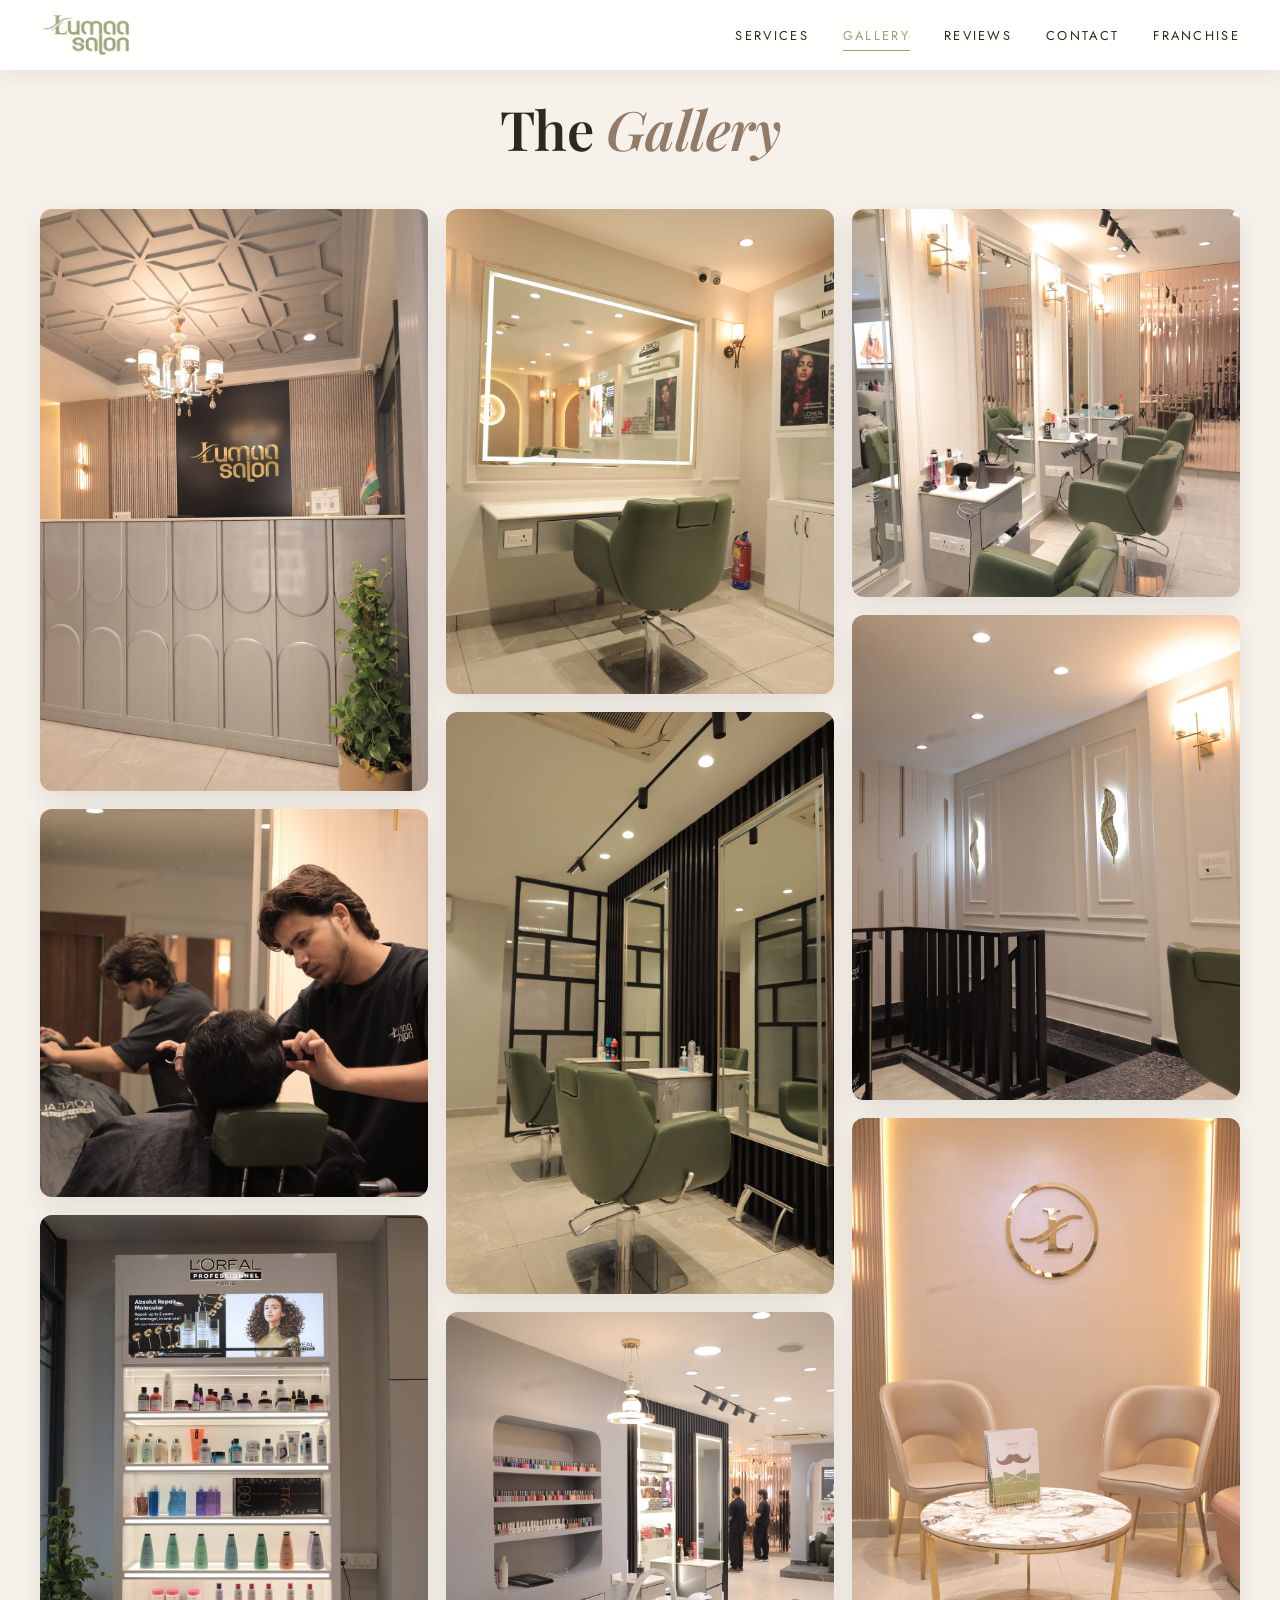
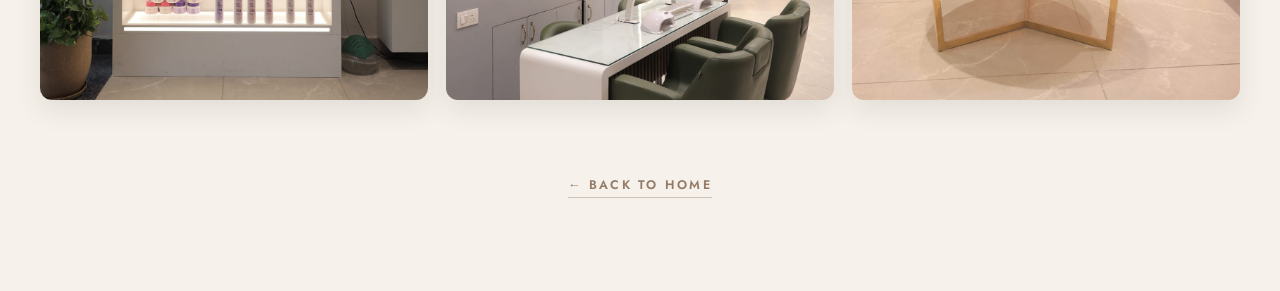
<file: gallery.html>
<!DOCTYPE html>
<html lang="en">
<head>
  <meta charset="UTF-8" />
  <meta name="viewport" content="width=device-width, initial-scale=1.0" />
  <meta name="color-scheme" content="light" />
  <title>Gallery — Lumaa Salon</title>
  <meta name="description" content="Step inside Lumaa Salon — our styling floor, wash lounge, product bar, grooming studio and relaxation spaces." />
  <link rel="icon" type="image/webp" href="images/brand/lumaa-logo-white.webp" />
  <link rel="preconnect" href="https://fonts.googleapis.com" />
  <link rel="preconnect" href="https://fonts.gstatic.com" crossorigin />
  <link href="https://fonts.googleapis.com/css2?family=Cormorant+Garamond:ital,wght@0,400;0,600;1,500&family=Playfair+Display:ital,wght@0,600;1,700&family=Jost:wght@300;400;600&display=swap" rel="stylesheet" />
  <style>
    *, *::before, *::after { box-sizing: border-box; margin: 0; padding: 0; }

    :root {
      --cream: #EED9BF;
      --sage:  #9CA175;
      --offwhite: #F6F2EB;
      --earth: #937B67;
      --deep:  #2E3326;
      --ink:   #2B2922;
      --white: #FFFFFF;
      --cream-rgb: 238, 217, 191;
      --sage-rgb:  156, 161, 117;
      --earth-rgb: 147, 123, 103;
      --deep-rgb:  46, 51, 38;
      --ink-rgb:   43, 41, 34;
      --serif:   'Playfair Display', serif;
      --display: 'Cormorant Garamond', serif;
      --sans:    'Jost', sans-serif;
    }

    /* fixed light palette — opt out of OS dark mode so browser-painted UI
       (scrollbars, form controls) stays light too */
    html { scroll-behavior: smooth; color-scheme: light; }
    body { font-family: var(--sans); background: var(--offwhite); color: var(--ink); -webkit-font-smoothing: antialiased; }
    a { text-decoration: none; color: inherit; }
    img { display: block; max-width: 100%; }

    /* — NAVBAR (solid, light) — */
    .navbar {
      position: fixed; inset: 0 0 auto 0; z-index: 50;
      display: flex; align-items: center; justify-content: space-between;
      padding: 14px 40px;
      background: rgba(255,255,255,0.95);
      backdrop-filter: blur(10px);
      box-shadow: 0 4px 20px rgba(var(--ink-rgb), 0.08);
    }
    .brand { display: inline-flex; align-items: center; }
    .logo { height: 42px; width: auto; }
    .nav-links { display: flex; gap: 34px; }
    .nav-links a {
      color: var(--ink); font-size: 0.8rem; letter-spacing: 0.18em;
      text-transform: uppercase; font-weight: 400;
      position: relative; padding: 4px 0; transition: color 0.2s ease;
    }
    .nav-links a::after {
      content: ''; position: absolute; left: 0; bottom: -2px;
      width: 0; height: 1px; background: var(--sage);
      transition: width 0.3s ease;
    }
    .nav-links a:hover::after, .nav-links a.active::after { width: 100%; }
    .nav-links a:hover, .nav-links a.active { color: var(--sage); }
    .hamburger {
      display: none; flex-direction: column; gap: 5px;
      background: none; border: 0; cursor: pointer; padding: 6px;
    }
    .hamburger span { width: 24px; height: 2px; background: var(--ink); transition: transform 0.3s ease, opacity 0.3s ease; }
    .hamburger.active span:nth-child(1) { transform: translateY(7px) rotate(45deg); }
    .hamburger.active span:nth-child(2) { opacity: 0; }
    .hamburger.active span:nth-child(3) { transform: translateY(-7px) rotate(-45deg); }

    /* — SLIM INTRO — */
    .gallery-hero { text-align: center; padding: 100px 24px 6px; }
    .gallery-hero .eyebrow {
      font-family: var(--sans); text-transform: uppercase;
      letter-spacing: 0.34em; font-size: 0.7rem; font-weight: 600;
      color: var(--earth); margin-bottom: 14px;
    }
    .gallery-hero h1 {
      font-family: var(--serif); font-weight: 600;
      font-size: clamp(2.1rem, 5vw, 3.4rem);
      color: var(--ink); letter-spacing: -0.01em; line-height: 1.05;
    }
    .gallery-hero h1 em { font-style: italic; color: var(--earth); }
    .gallery-hero .rule { width: 46px; height: 2px; background: var(--sage); margin: 14px auto 0; opacity: 0.85; }
    .gallery-hero .sub { margin: 18px auto 0; max-width: 540px; font-size: 0.98rem; line-height: 1.7; color: var(--earth); }

    /* — MASONRY PHOTO GRID — */
    .gallery-wrap { padding: 46px 40px 96px; }
    .gallery-inner { max-width: 1200px; margin: 0 auto; }

    /* CSS columns give the staggered masonry flow; tiles fill top-to-bottom
       down column 1, then column 2, then column 3. */
    .pg-grid {
      column-count: 3;
      column-gap: 18px;
    }

    .pg-item {
      position: relative;
      display: block;
      width: 100%;
      break-inside: avoid;
      -webkit-column-break-inside: avoid;
      margin-bottom: 18px;
      border-radius: 12px;
      overflow: hidden;
      cursor: pointer;
      background: #e9e3d9;
      box-shadow: 0 10px 26px rgba(var(--deep-rgb), 0.10);
      transition: transform 0.5s cubic-bezier(0.22, 1, 0.36, 1), box-shadow 0.5s cubic-bezier(0.22, 1, 0.36, 1);
    }
    .pg-item:hover { transform: translateY(-6px); box-shadow: 0 22px 48px rgba(var(--deep-rgb), 0.24); }
    .pg-item img { width: 100%; height: 100%; object-fit: cover; transition: transform 0.7s cubic-bezier(0.22, 1, 0.36, 1); }
    .pg-item:hover img { transform: scale(1.06); }

    /* All nine source photos are the same 2:3 portrait, so the varied rhythm
       comes from the tiles: three repeating heights down each column. */
    .pg-item.t-tall  { aspect-ratio: 2 / 3; }
    .pg-item.t-mid   { aspect-ratio: 4 / 5; }
    .pg-item.t-short { aspect-ratio: 1 / 1; }

    /* scroll-reveal */
    .reveal { opacity: 0; transform: translateY(34px); will-change: opacity, transform; transition: opacity 0.7s ease, transform 0.7s cubic-bezier(0.22, 1, 0.36, 1); }
    .reveal.is-visible { opacity: 1; transform: none; }

    .back-home { text-align: center; margin-top: 54px; }
    .back-home a {
      font-size: 0.78rem; letter-spacing: 0.18em; text-transform: uppercase;
      color: var(--earth); font-weight: 600; border-bottom: 1px solid rgba(var(--earth-rgb), 0.4);
      padding-bottom: 3px; transition: color 0.2s ease, border-color 0.2s ease;
    }
    .back-home a:hover { color: var(--sage); border-color: var(--sage); }

    /* — LIGHTBOX — */
    .lb {
      position: fixed; inset: 0; z-index: 100;
      display: none; align-items: center; justify-content: center;
      background: rgba(22, 24, 18, 0.93);
      -webkit-backdrop-filter: blur(6px); backdrop-filter: blur(6px);
      opacity: 0; transition: opacity 0.3s ease;
    }
    .lb.open { display: flex; opacity: 1; }
    /* Leave room for the prev/next buttons so a wide photo never pushes them
       off-screen (they sit inside .lb, which is the full viewport). */
    .lb-stage { position: relative; max-width: calc(100vw - 160px); max-height: 84vh; display: flex; flex-direction: column; align-items: center; }
    .lb-img {
      max-width: calc(100vw - 160px); max-height: 78vh; width: auto; height: auto;
      border-radius: 10px; box-shadow: 0 24px 70px rgba(0,0,0,0.55);
      animation: lb-pop 0.35s cubic-bezier(0.22, 1, 0.36, 1);
    }
    @keyframes lb-pop { from { opacity: 0; transform: scale(0.965); } to { opacity: 1; transform: none; } }
    .lb-cap { margin-top: 16px; text-align: center; color: var(--white); }
    .lb-cap .pg-eyebrow { color: var(--cream); }
    .lb-cap .lb-title { font-family: var(--serif); font-size: 1.25rem; }
    .lb-count { margin-top: 4px; font-size: 0.74rem; letter-spacing: 0.14em; color: rgba(255,255,255,0.6); }
    .lb-btn {
      position: absolute; top: 50%; transform: translateY(-50%);
      width: 52px; height: 52px; border-radius: 50%;
      background: rgba(255,255,255,0.1); border: 1px solid rgba(255,255,255,0.25);
      color: var(--white); font-size: 1.5rem; line-height: 1; cursor: pointer;
      display: grid; place-items: center;
      transition: background 0.2s ease, transform 0.2s ease;
    }
    .lb-btn:hover { background: var(--sage); }
    /* anchored to the overlay edges, not the image, so they stay reachable */
    .lb-prev { left: 24px; }
    .lb-next { right: 24px; }
    .lb-close {
      position: absolute; top: 22px; right: 26px;
      width: 46px; height: 46px; border-radius: 50%;
      background: rgba(255,255,255,0.1); border: 1px solid rgba(255,255,255,0.25);
      color: var(--white); font-size: 1.5rem; cursor: pointer;
      display: grid; place-items: center; transition: background 0.2s ease;
    }
    .lb-close:hover { background: var(--sage); }

    /* — RESPONSIVE — */
    @media (max-width: 980px) {
      .navbar { padding: 12px 24px; }
      .gallery-wrap { padding: 40px 26px 84px; }
      .pg-grid { column-count: 2; column-gap: 14px; }
      .pg-item { margin-bottom: 14px; }

      /* Two columns split the 9 tiles 5/4. These heights are solved so both
         columns total the same, keeping the grid's bottom edge level instead
         of leaving a blank run under the shorter column. */
      .pg-item:nth-child(1) { aspect-ratio: 2 / 3; }
      .pg-item:nth-child(2) { aspect-ratio: 2 / 3; }
      .pg-item:nth-child(3) { aspect-ratio: 1 / 1; }
      .pg-item:nth-child(4) { aspect-ratio: 1 / 1; }
      .pg-item:nth-child(5) { aspect-ratio: 1 / 1; }
      .pg-item:nth-child(6) { aspect-ratio: 2 / 3; }
      .pg-item:nth-child(7) { aspect-ratio: 2 / 3; }
      .pg-item:nth-child(8) { aspect-ratio: 2 / 3; }
      .pg-item:nth-child(9) { aspect-ratio: 2 / 3; }

      .lb-prev { left: 8px; } .lb-next { right: 8px; }
    }
    @media (max-width: 640px) {
      .navbar { padding: 12px 16px; }
      .nav-links { display: none; flex-direction: column; gap: 0;
        position: absolute; top: 100%; left: 0; right: 0;
        background: #fff; box-shadow: 0 8px 24px rgba(43,41,34,0.1);
        max-height: 0; overflow: hidden; transition: max-height 0.35s ease; }
      .nav-links.open { display: flex; max-height: 360px; }
      .nav-links a { padding: 15px 24px; border-top: 1px solid rgba(43,41,34,0.07); }
      .hamburger { display: flex; }
      .gallery-hero { padding: 78px 16px 4px; }
      .gallery-wrap { padding: 32px 16px 68px; }
      .pg-grid { column-count: 2; column-gap: 10px; }
      .pg-item { margin-bottom: 10px; }
      .lb-close { top: 14px; right: 14px; }
      .lb-btn { width: 42px; height: 42px; }
    }
  </style>
</head>
<body>

  <!-- — NAVBAR — -->
  <header class="navbar" id="navbar">
    <a href="index.html" class="brand">
      <img src="images/brand/lumaa-logo-olive.webp" alt="Lumaa Salon" class="logo" />
    </a>
    <nav class="nav-links" id="navLinks">
      <a href="index.html#services">Services</a>
      <a href="gallery.html" class="active">Gallery</a>
      <a href="index.html#reviews">Reviews</a>
      <a href="index.html#contact">Contact</a>
      <a href="https://docs.google.com/forms/d/e/1FAIpQLScYBFybON-J7nFKHJC2IQqXxigCQ_ar4FxfF-Mzsk_BcsSYzg/viewform" target="_blank" rel="noopener">Franchise</a>
    </nav>
    <button class="hamburger" id="hamburger" aria-label="Toggle menu">
      <span></span><span></span><span></span>
    </button>
  </header>

  <!-- — SLIM INTRO — -->
  <section class="gallery-hero">
    <h1>The <em>Gallery</em></h1>
    <span class="rule"></span>
  </section>

  <!-- — PHOTO GRID — -->
  <section class="gallery-wrap">
    <div class="gallery-inner">
      <div class="pg-grid" id="pgGrid">
        <figure class="pg-item t-tall reveal" data-src="images/gallery/gallery-entrance.jpg" data-eyebrow="Welcome" data-title="The Entrance">
          <img src="images/gallery/gallery-entrance.jpg" alt="The reception desk and entrance" loading="lazy" />
        </figure>
        <figure class="pg-item t-short reveal" data-src="images/gallery/gallery-mens-grooming.jpg" data-eyebrow="In Session" data-title="Men's Grooming">
          <img src="images/gallery/gallery-mens-grooming.jpg" alt="Men's grooming in session" loading="lazy" />
        </figure>
        <figure class="pg-item t-mid reveal" data-src="images/gallery/gallery-product-bar.jpg" data-eyebrow="Curated" data-title="The Product Bar">
          <img src="images/gallery/gallery-product-bar.jpg" alt="The product bar" loading="lazy" />
        </figure>
        <figure class="pg-item t-mid reveal" data-src="images/gallery/gallery-vanity-station.jpg" data-eyebrow="Bright" data-title="Vanity Station">
          <img src="images/gallery/gallery-vanity-station.jpg" alt="Vanity station" loading="lazy" />
        </figure>
        <figure class="pg-item t-tall reveal" data-src="images/gallery/gallery-mirror-wall.jpg" data-eyebrow="Editorial" data-title="The Mirror Row">
          <img src="images/gallery/gallery-mirror-wall.jpg" alt="The mirror row" loading="lazy" />
        </figure>
        <figure class="pg-item t-short reveal" data-src="images/gallery/gallery-nail-bar.jpg" data-eyebrow="Colour" data-title="The Nail Bar">
          <img src="images/gallery/gallery-nail-bar.jpg" alt="The nail bar" loading="lazy" />
        </figure>
        <figure class="pg-item t-short reveal" data-src="images/gallery/gallery-styling-row.jpg" data-eyebrow="The Floor" data-title="Styling Row">
          <img src="images/gallery/gallery-styling-row.jpg" alt="The styling row" loading="lazy" />
        </figure>
        <figure class="pg-item t-mid reveal" data-src="images/gallery/gallery-feather-wall.jpg" data-eyebrow="Detail" data-title="The Feather Wall">
          <img src="images/gallery/gallery-feather-wall.jpg" alt="The feather wall detail" loading="lazy" />
        </figure>
        <figure class="pg-item t-tall reveal" data-src="images/gallery/gallery-lounge.jpg" data-eyebrow="Welcome" data-title="The Waiting Lounge">
          <img src="images/gallery/gallery-lounge.jpg" alt="The waiting lounge" loading="lazy" />
        </figure>
      </div>

      <div class="back-home">
        <a href="index.html#gallery">&#8592; Back to Home</a>
      </div>
    </div>
  </section>

  <!-- — LIGHTBOX — -->
  <div class="lb" id="lightbox" role="dialog" aria-modal="true" aria-label="Photo viewer">
    <button class="lb-close" id="lbClose" aria-label="Close">&times;</button>
    <button class="lb-btn lb-prev" id="lbPrev" aria-label="Previous photo">&#8249;</button>
    <div class="lb-stage">
      <img class="lb-img" id="lbImg" alt="" />
      <div class="lb-cap">
        <span class="pg-eyebrow" id="lbEyebrow"></span>
        <span class="lb-title" id="lbTitle"></span>
        <p class="lb-count" id="lbCount"></p>
      </div>
    </div>
    <button class="lb-btn lb-next" id="lbNext" aria-label="Next photo">&#8250;</button>
  </div>

  <script>
    /* Hamburger menu */
    (function () {
      var hamburger = document.getElementById('hamburger');
      var navLinks  = document.getElementById('navLinks');
      if (hamburger && navLinks) {
        hamburger.addEventListener('click', function () {
          navLinks.classList.toggle('open');
          hamburger.classList.toggle('active');
        });
      }
    })();

    /* Scroll-reveal — staggered fade/slide-up as tiles enter the viewport */
    (function () {
      var items = document.querySelectorAll('.pg-item.reveal');
      if (!('IntersectionObserver' in window)) {
        items.forEach(function (el) { el.classList.add('is-visible'); });
        return;
      }
      var obs = new IntersectionObserver(function (entries) {
        entries.forEach(function (entry) {
          if (entry.isIntersecting) {
            var el = entry.target;
            // masonry flows down columns, so stagger by how far the tile
            // sits from the left edge rather than by source order
            var col = Math.round(el.offsetLeft / Math.max(el.offsetWidth + 18, 1));
            el.style.transitionDelay = (0.06 * Math.min(col, 2)) + 's';
            el.classList.add('is-visible');
            obs.unobserve(el);
          }
        });
      }, { threshold: 0.12 });
      items.forEach(function (el) { obs.observe(el); });
    })();

    /* Lightbox — click a photo to view it large, with prev/next + keyboard */
    (function () {
      var figs = Array.prototype.slice.call(document.querySelectorAll('.pg-item'));
      var lb    = document.getElementById('lightbox');
      var img   = document.getElementById('lbImg');
      var eyeb  = document.getElementById('lbEyebrow');
      var title = document.getElementById('lbTitle');
      var count = document.getElementById('lbCount');
      var idx = 0;

      function show(i) {
        idx = (i + figs.length) % figs.length;
        var f = figs[idx];
        img.src = f.getAttribute('data-src');
        img.alt = f.getAttribute('data-title') || '';
        eyeb.textContent  = f.getAttribute('data-eyebrow') || '';
        title.textContent = f.getAttribute('data-title') || '';
        count.textContent = (idx + 1) + ' / ' + figs.length;
        // restart pop animation
        img.style.animation = 'none';
        // eslint-disable-next-line no-unused-expressions
        img.offsetHeight;
        img.style.animation = '';
      }
      function open(i) { show(i); lb.classList.add('open'); document.body.style.overflow = 'hidden'; }
      function close() { lb.classList.remove('open'); document.body.style.overflow = ''; }

      figs.forEach(function (f, i) {
        f.addEventListener('click', function () { open(i); });
      });
      document.getElementById('lbClose').addEventListener('click', close);
      document.getElementById('lbPrev').addEventListener('click', function (e) { e.stopPropagation(); show(idx - 1); });
      document.getElementById('lbNext').addEventListener('click', function (e) { e.stopPropagation(); show(idx + 1); });
      lb.addEventListener('click', function (e) { if (e.target === lb || e.target.classList.contains('lb-stage')) close(); });
      document.addEventListener('keydown', function (e) {
        if (!lb.classList.contains('open')) return;
        if (e.key === 'Escape') close();
        else if (e.key === 'ArrowLeft') show(idx - 1);
        else if (e.key === 'ArrowRight') show(idx + 1);
      });
    })();
  </script>

</body>
</html>
</file>
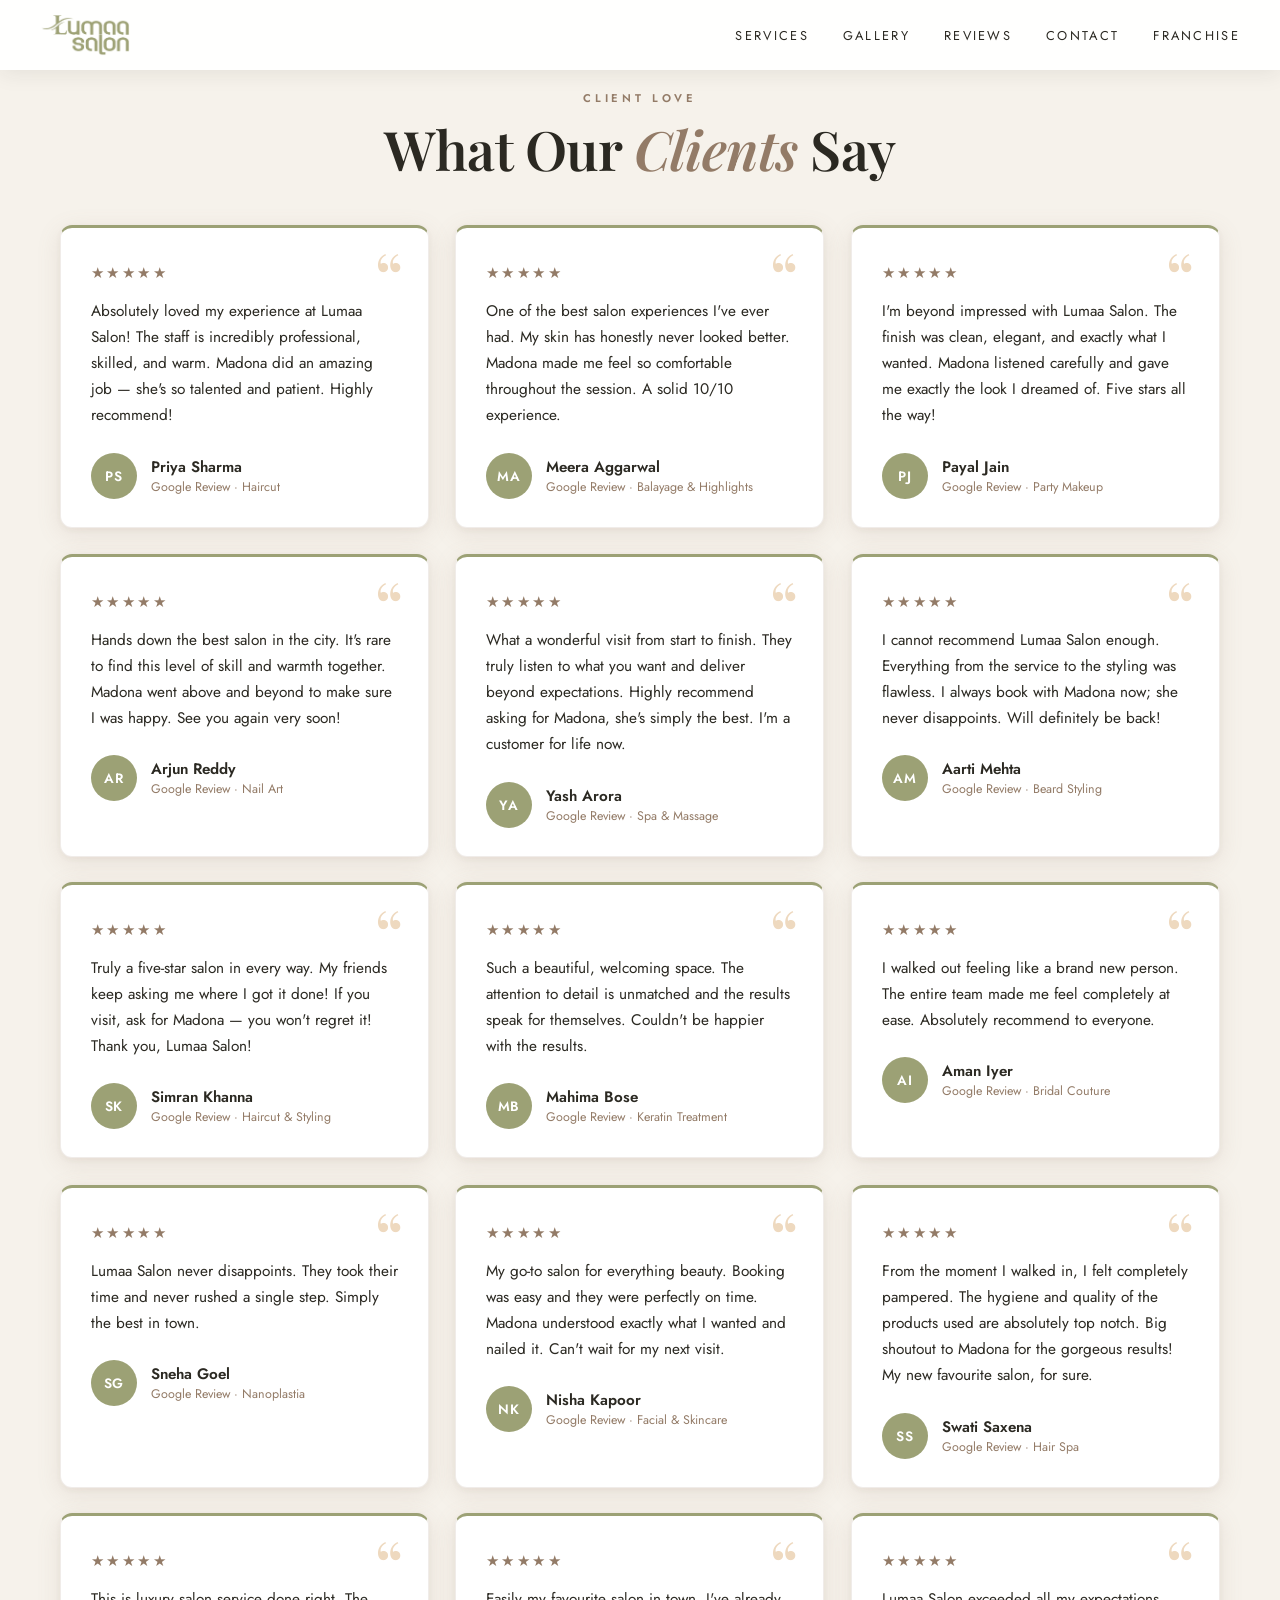
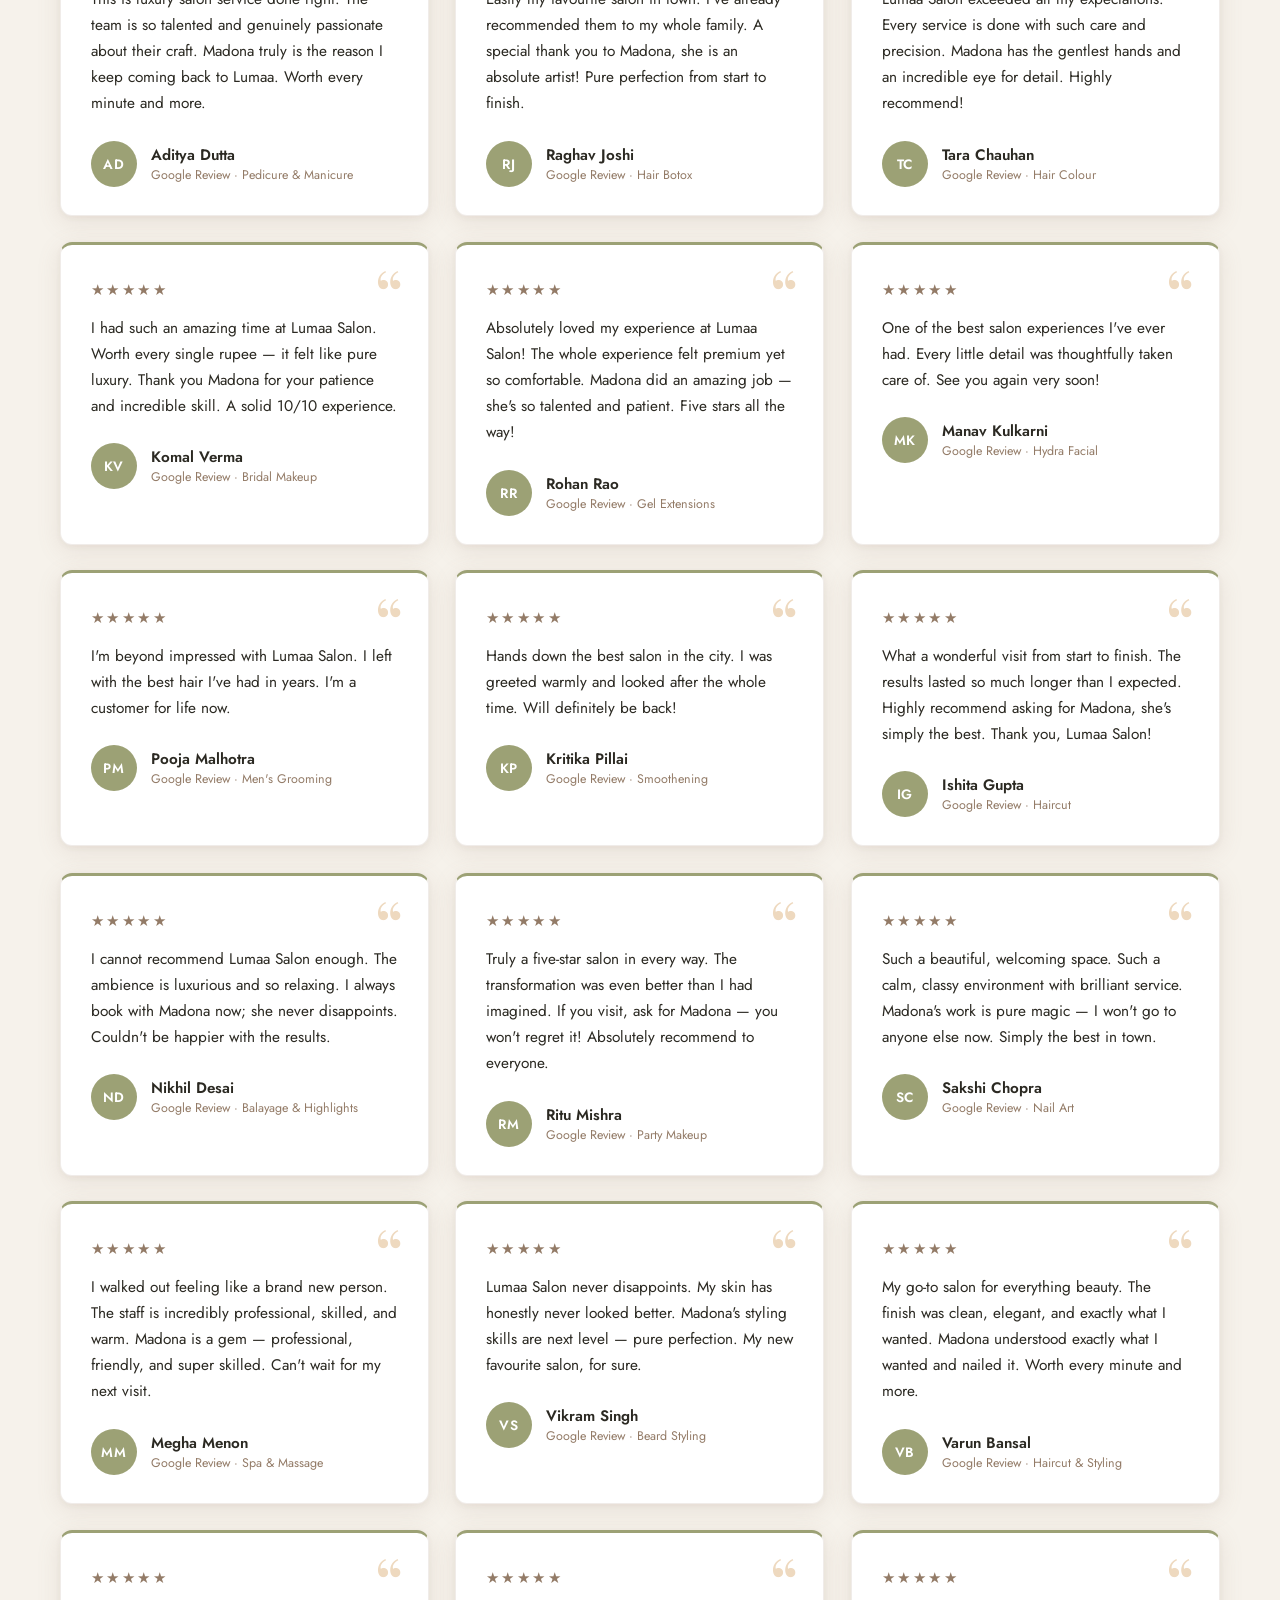
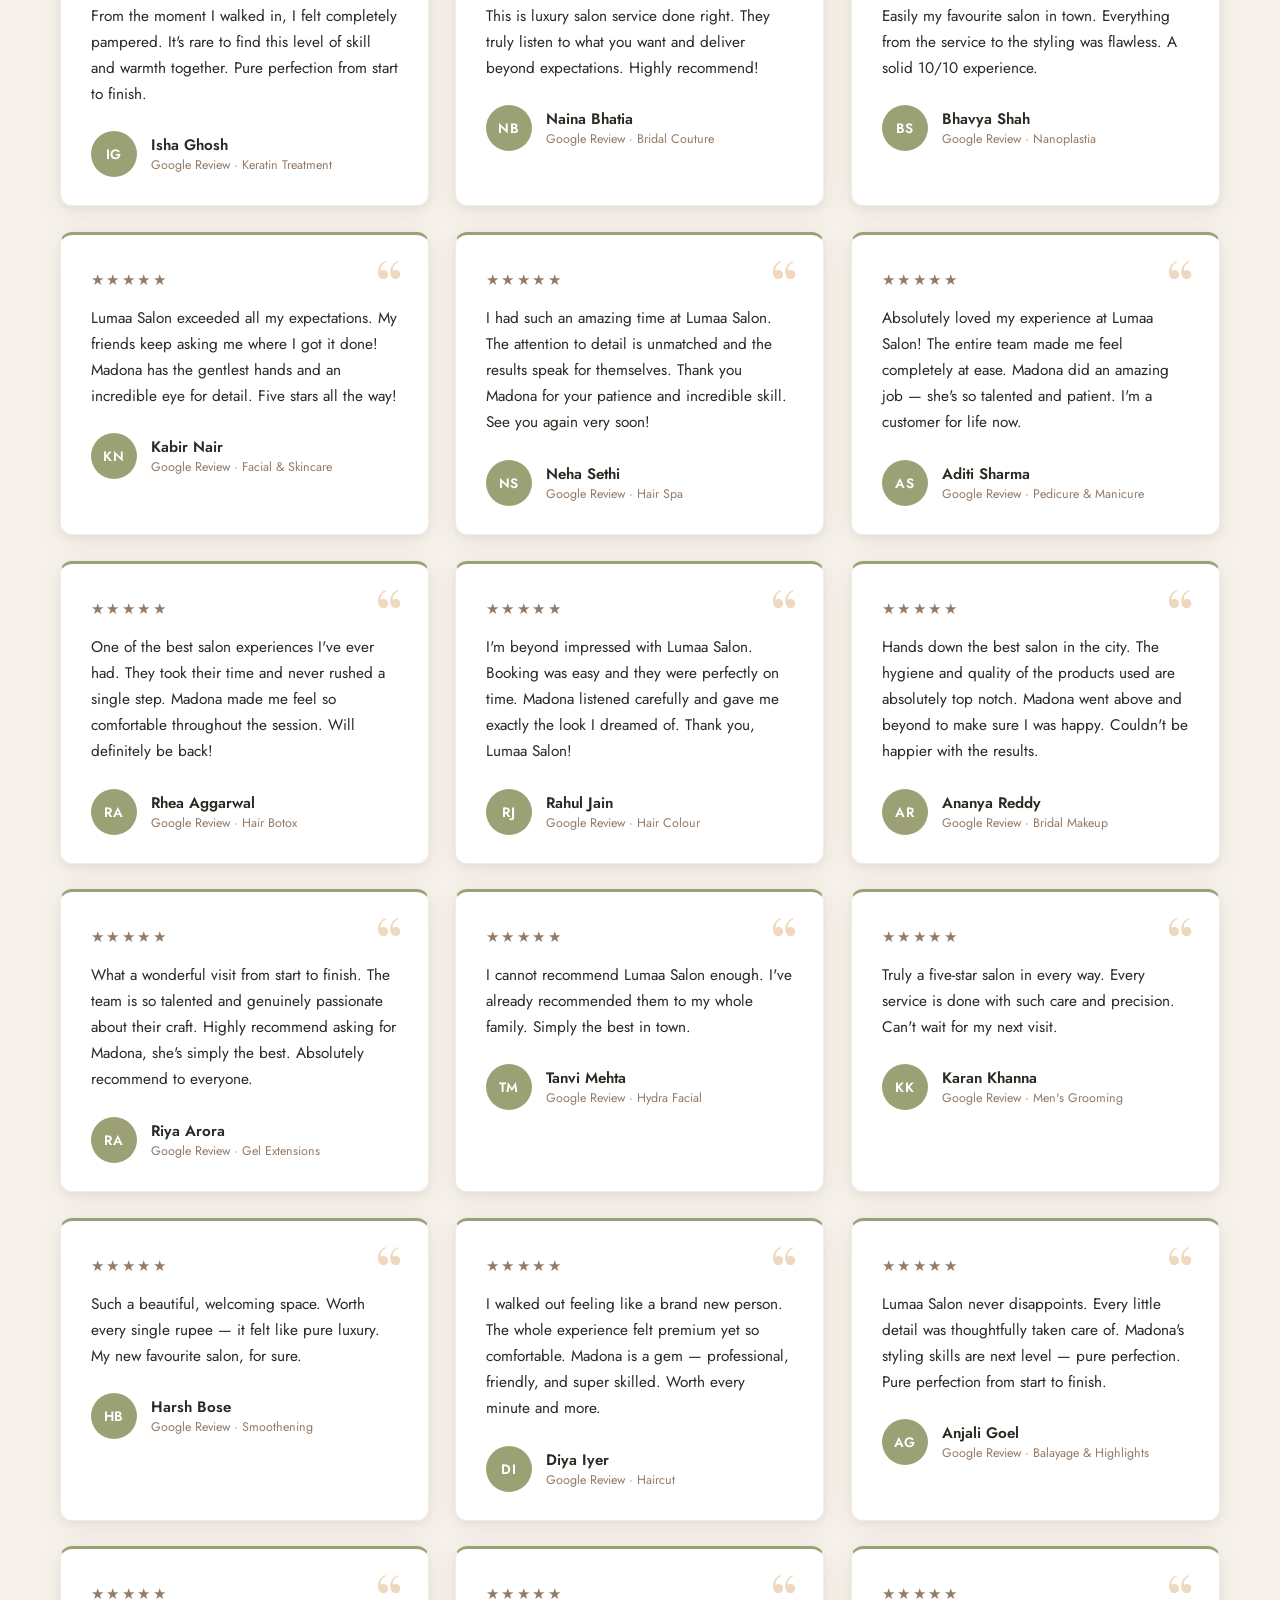
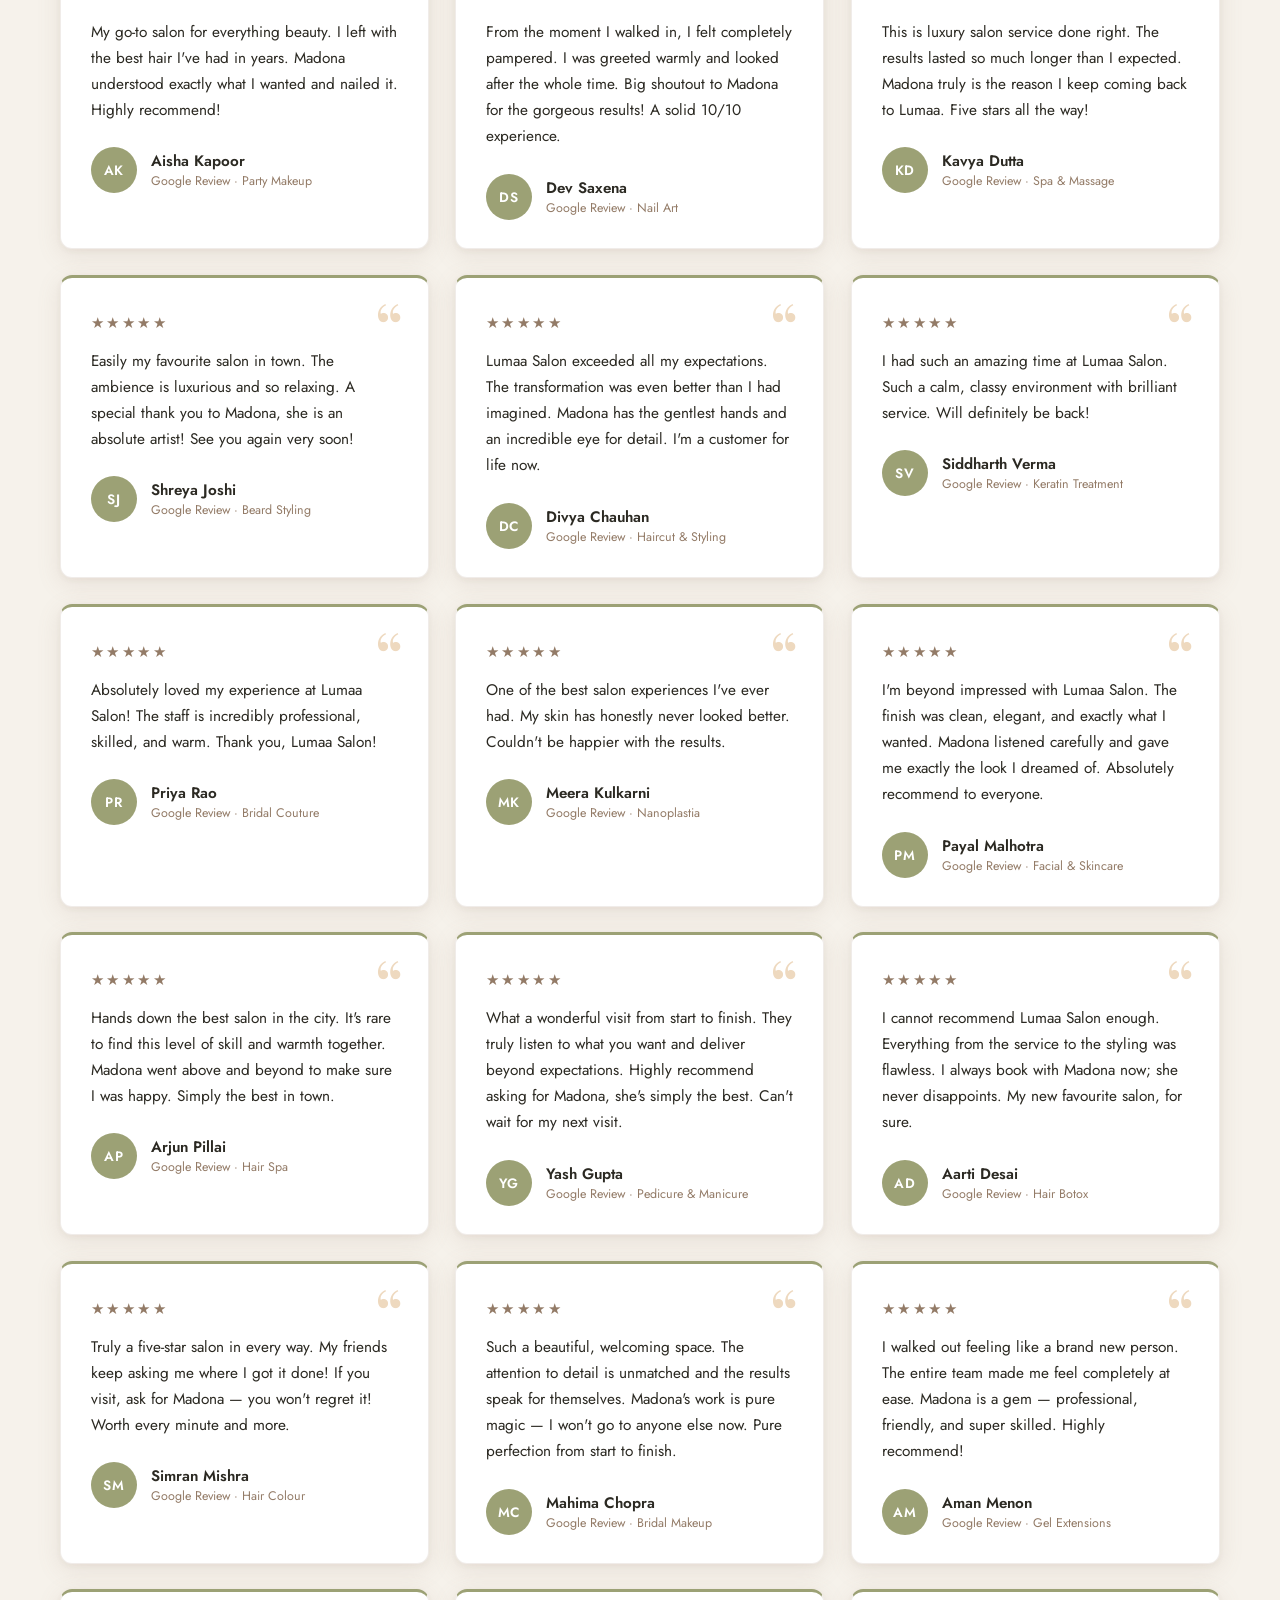
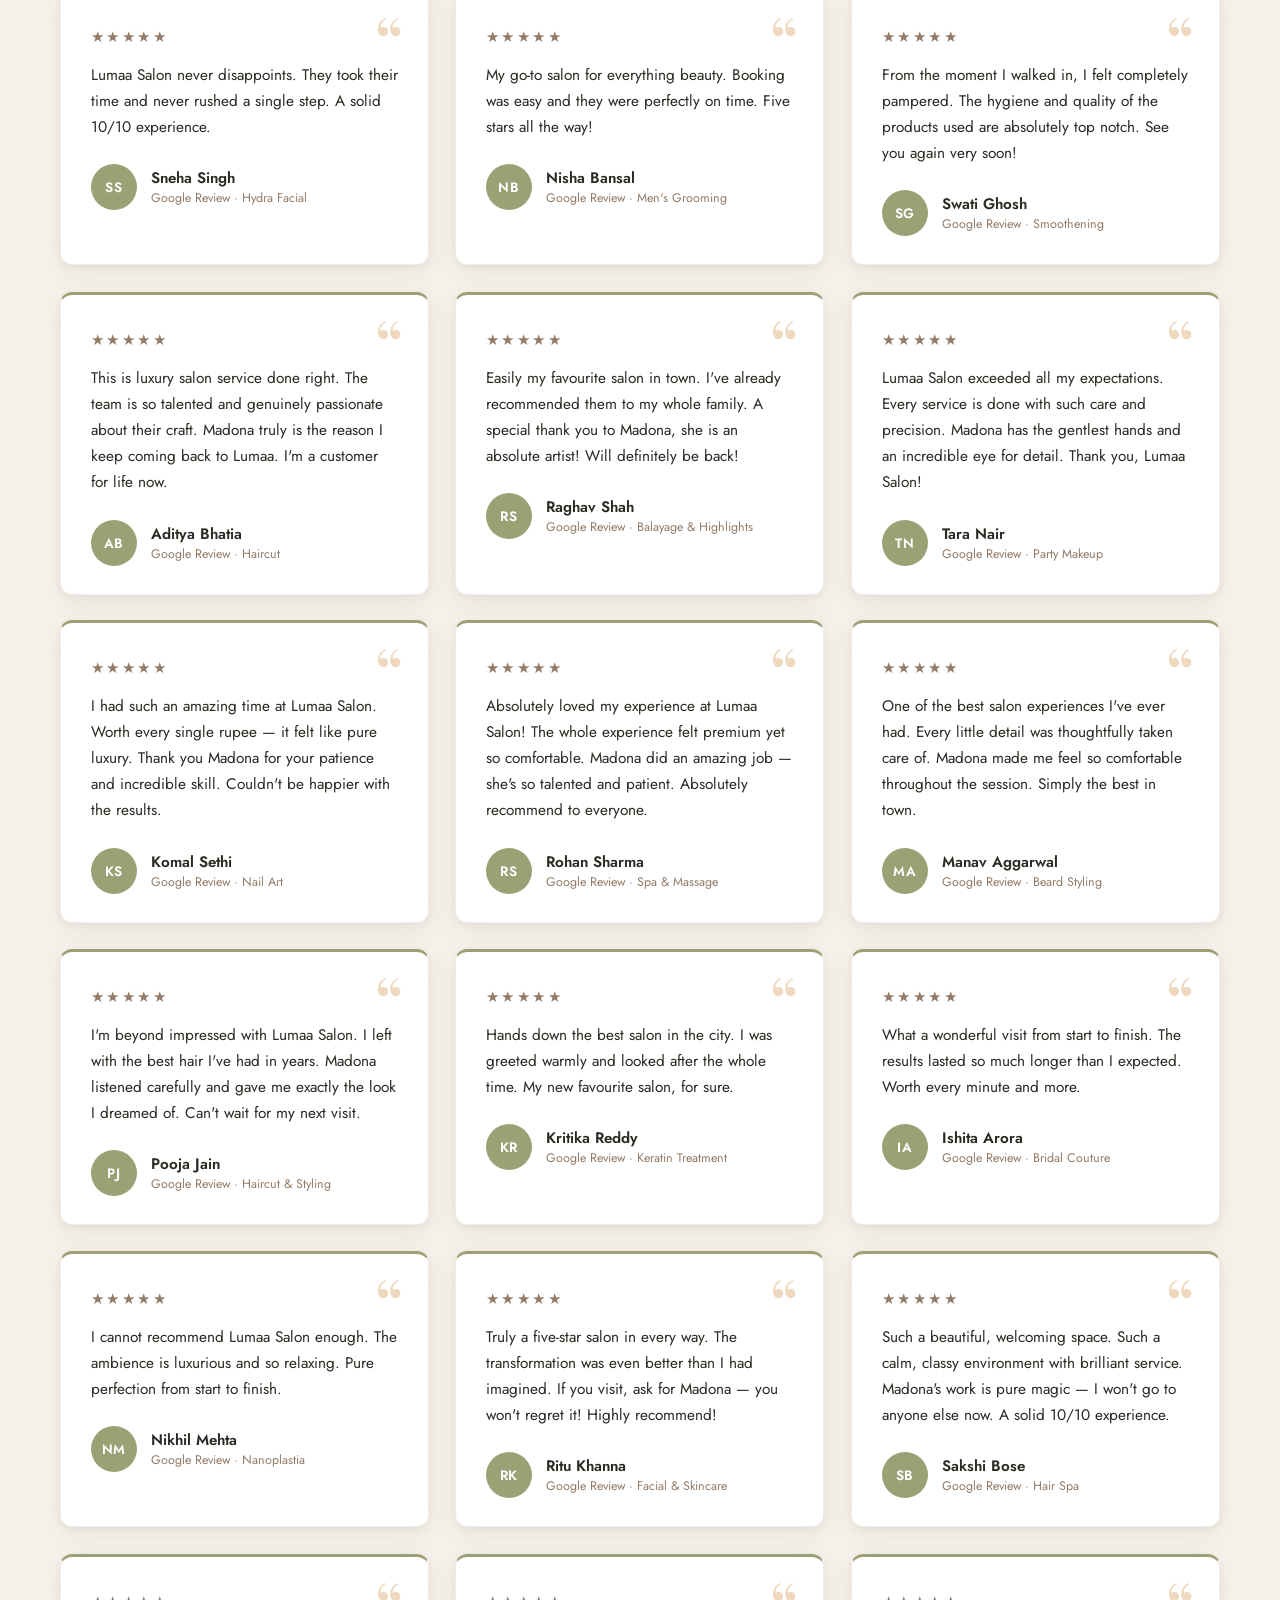
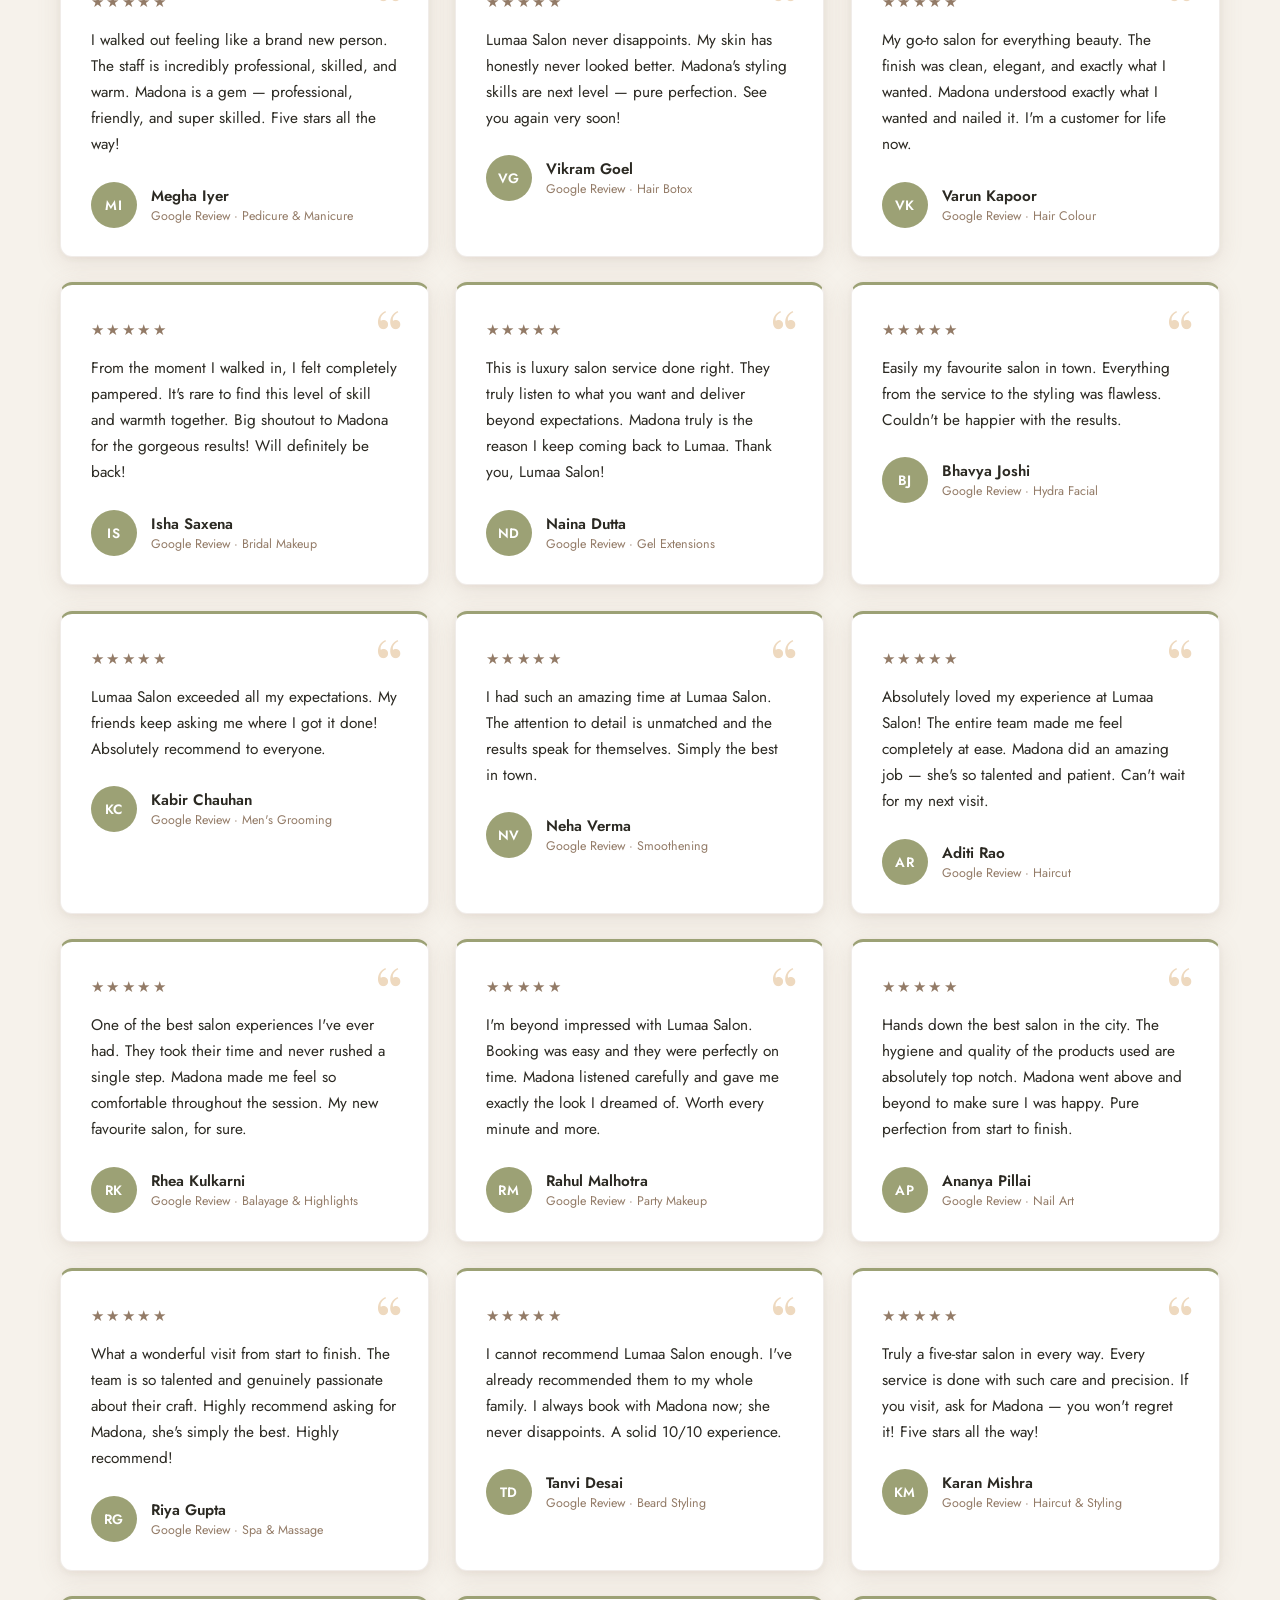
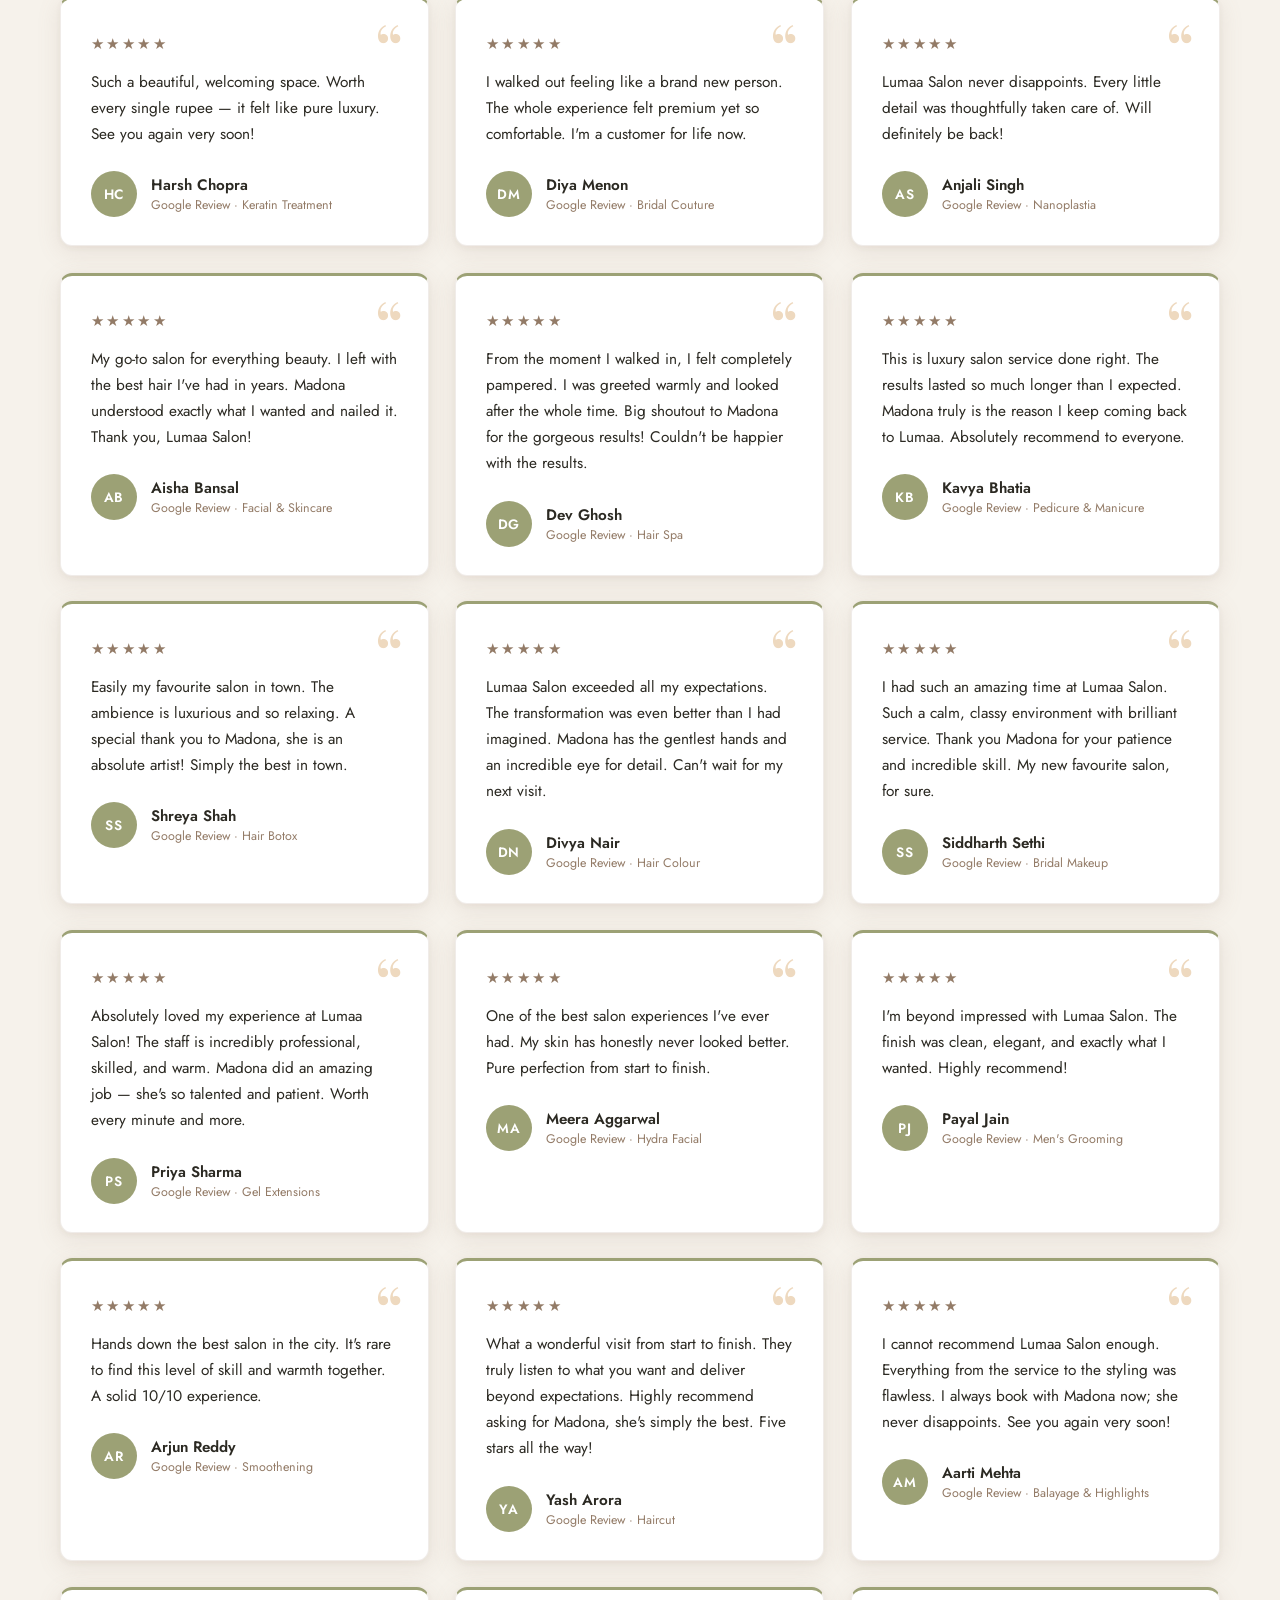
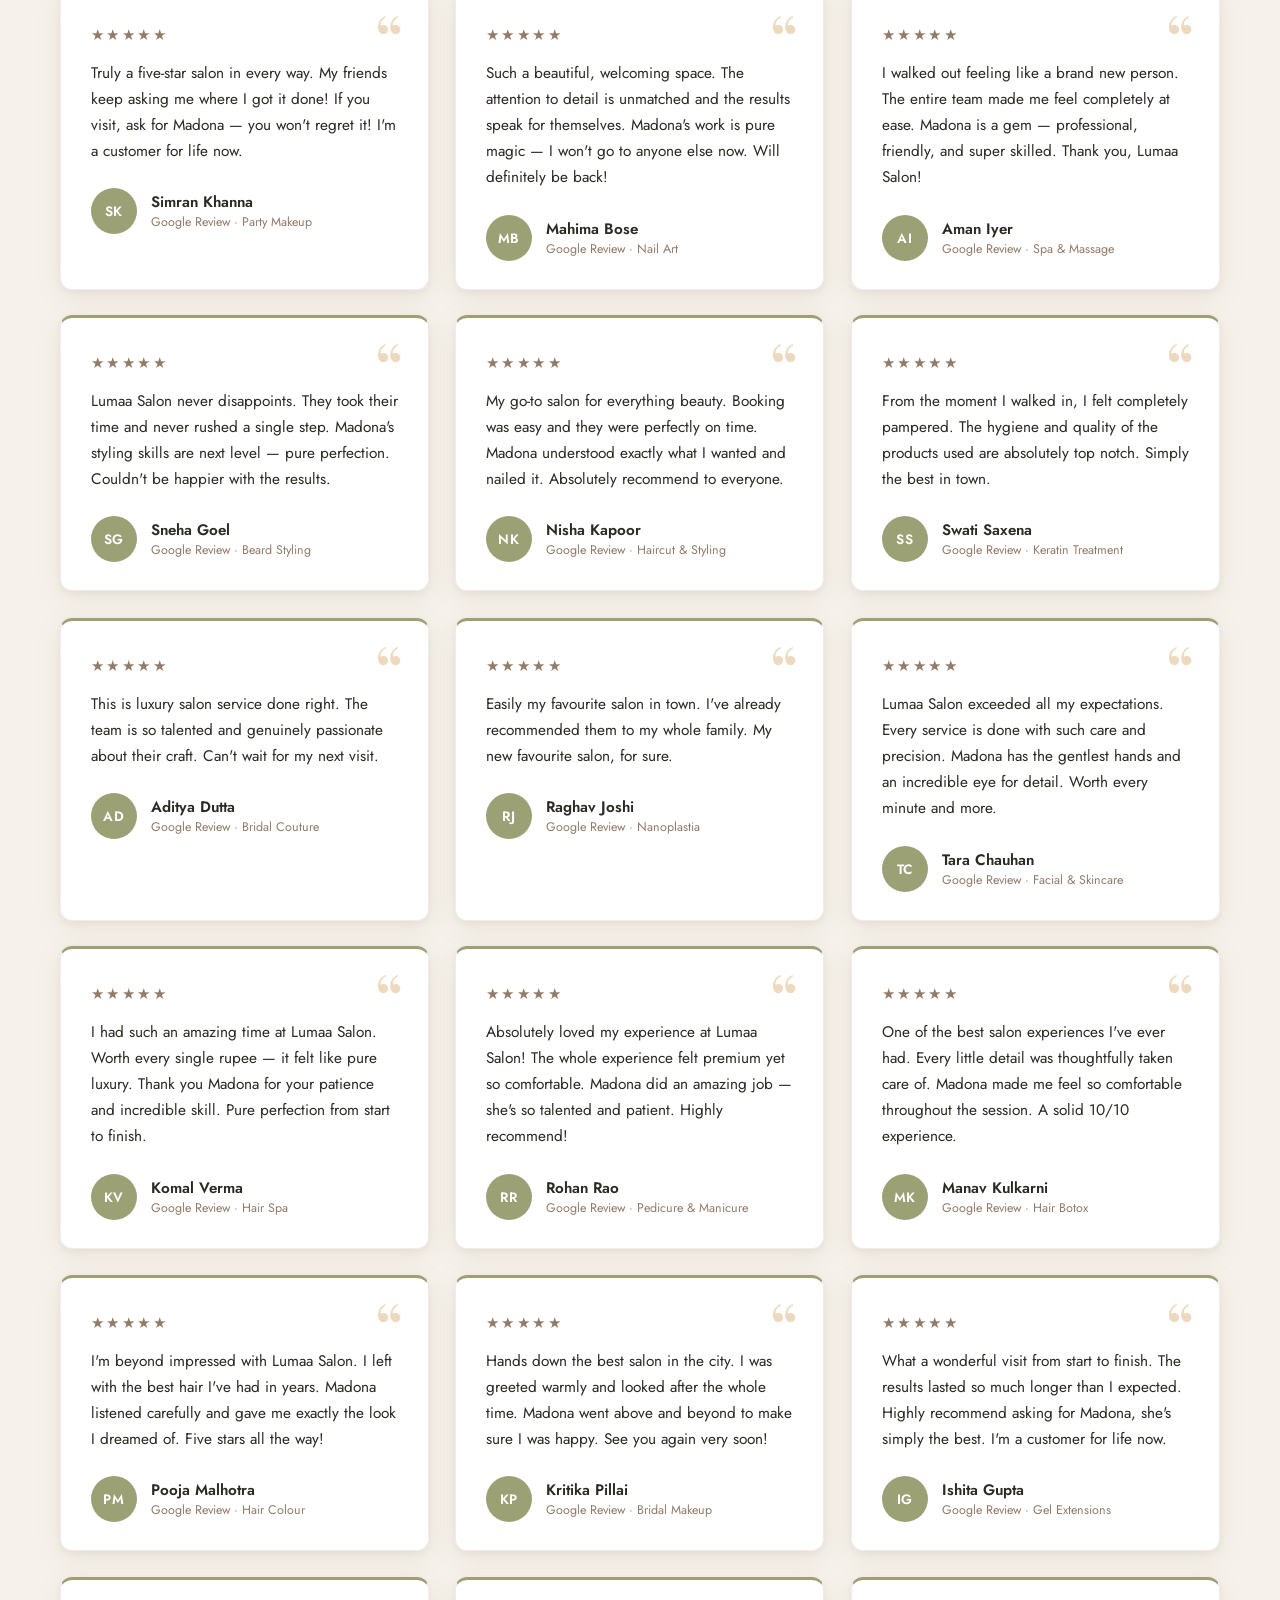
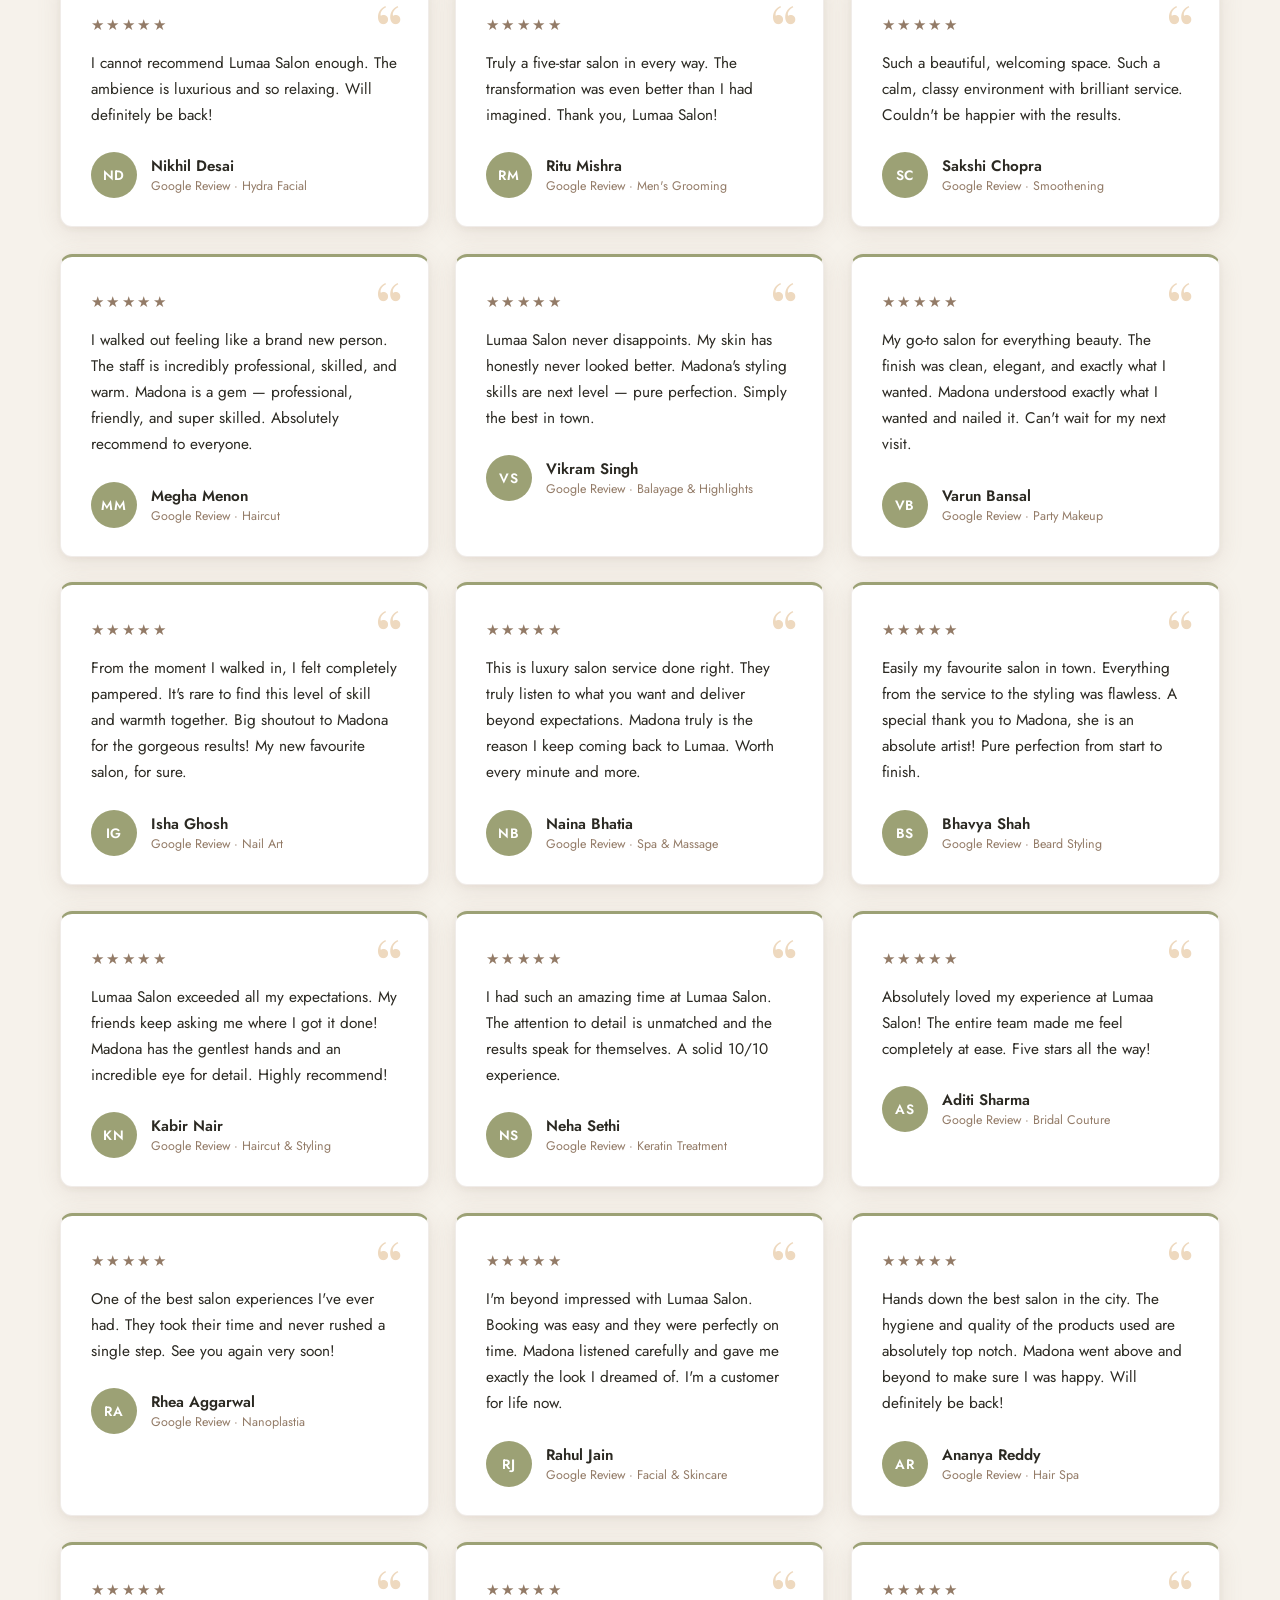
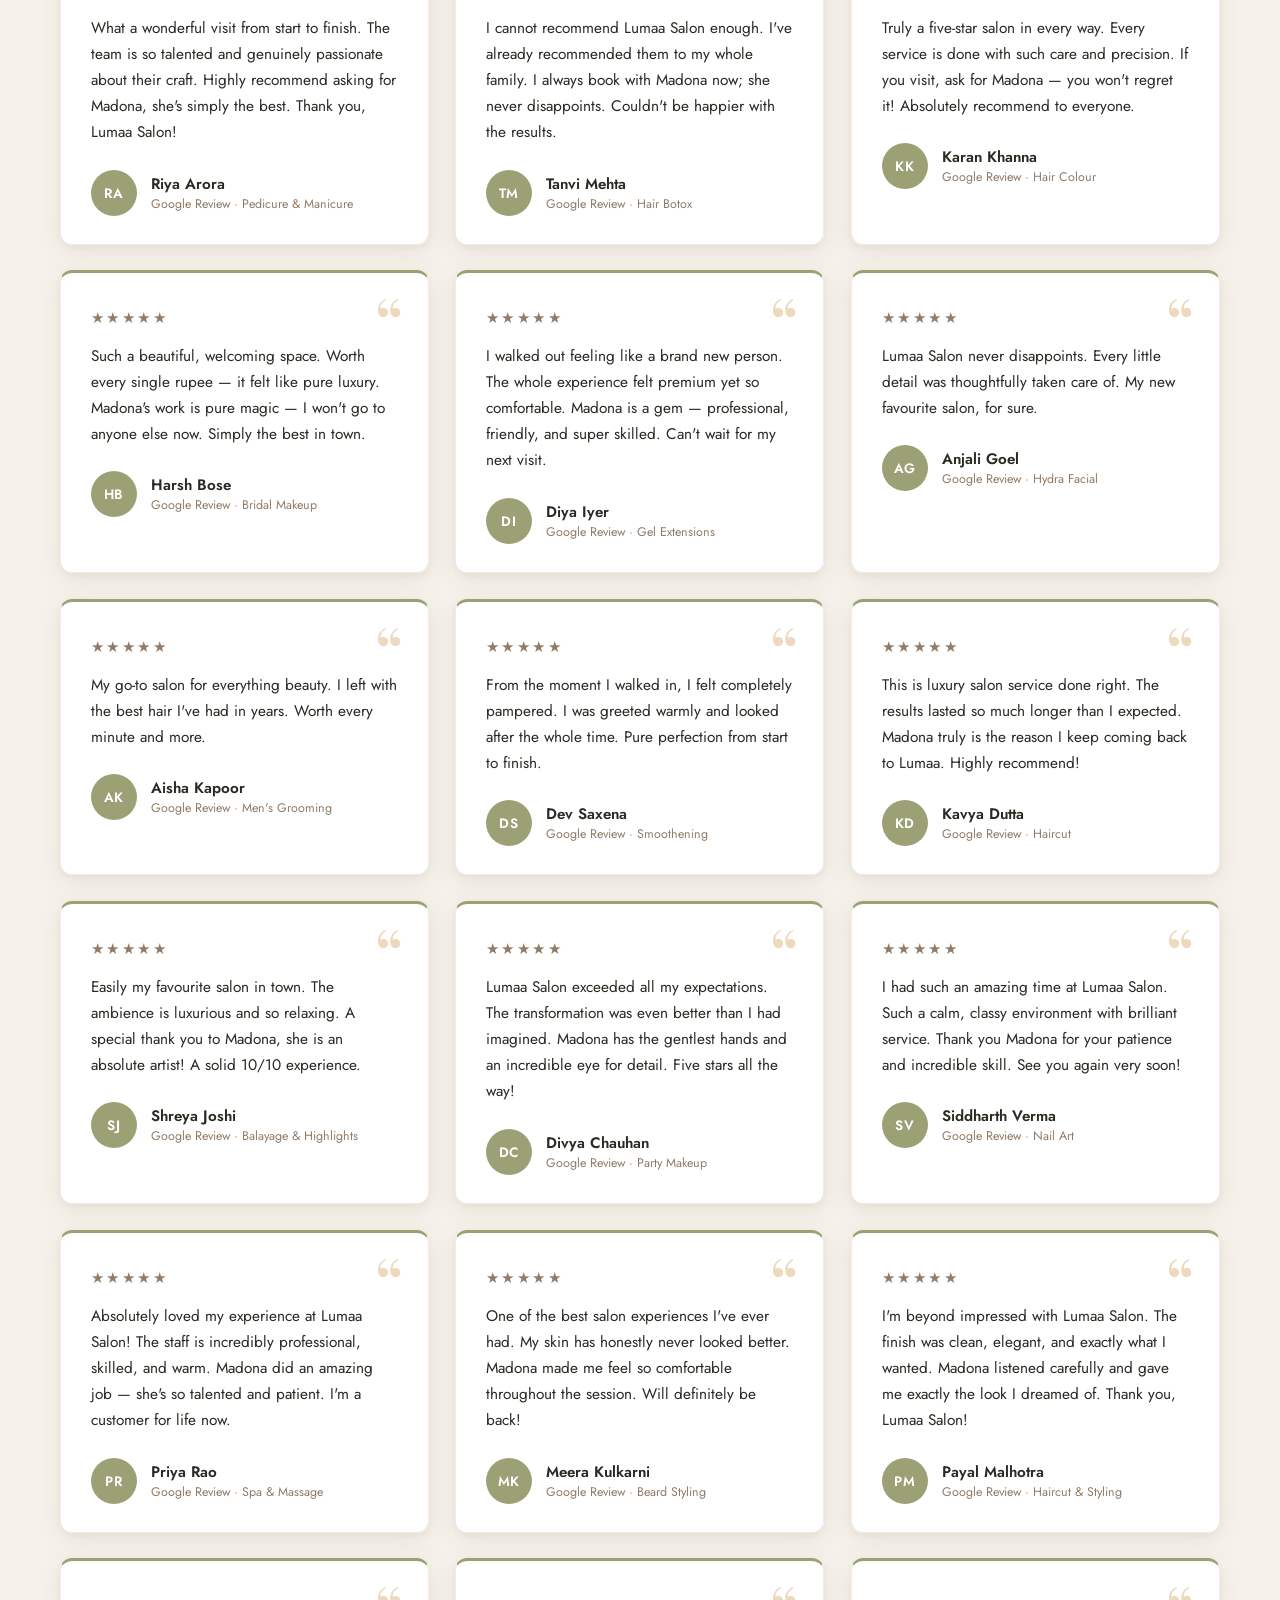
<file: reviews.html>
<!DOCTYPE html>
<html lang="en">
<head>
  <meta charset="UTF-8" />
  <meta name="viewport" content="width=device-width, initial-scale=1.0" />
  <meta name="color-scheme" content="light" />
  <title>Client Reviews — Lumaa Salon</title>
  <meta name="description" content="Read what our clients say about Lumaa Salon — 200+ five-star reviews on hair, bridal, nails, skincare and more." />
  <link rel="icon" type="image/webp" href="images/brand/lumaa-logo-white.webp" />
  <link rel="preconnect" href="https://fonts.googleapis.com" />
  <link rel="preconnect" href="https://fonts.gstatic.com" crossorigin />
  <link href="https://fonts.googleapis.com/css2?family=Cormorant+Garamond:ital,wght@0,400;0,600;1,500&family=Playfair+Display:ital,wght@0,600;1,700&family=Jost:wght@300;400;600&display=swap" rel="stylesheet" />
  <style>
    *, *::before, *::after { box-sizing: border-box; margin: 0; padding: 0; }

    :root {
      --cream: #EED9BF;
      --sage:  #9CA175;
      --offwhite: #F6F2EB;
      --earth: #937B67;
      --deep:  #2E3326;
      --ink:   #2B2922;
      --white: #FFFFFF;
      --cream-rgb: 238, 217, 191;
      --sage-rgb:  156, 161, 117;
      --earth-rgb: 147, 123, 103;
      --ink-rgb:   43, 41, 34;
      --serif:   'Playfair Display', serif;
      --display: 'Cormorant Garamond', serif;
      --sans:    'Jost', sans-serif;
    }

    /* fixed light palette — opt out of OS dark mode so browser-painted UI
       (scrollbars, form controls) stays light too */
    html { scroll-behavior: smooth; color-scheme: light; }
    body { font-family: var(--sans); background: var(--offwhite); color: var(--ink); -webkit-font-smoothing: antialiased; }
    a { text-decoration: none; color: inherit; }
    img { display: block; max-width: 100%; }

    /* ── NAVBAR (solid, light) ── */
    .navbar {
      position: fixed; inset: 0 0 auto 0; z-index: 50;
      display: flex; align-items: center; justify-content: space-between;
      padding: 14px 40px;
      background: rgba(255,255,255,0.95);
      backdrop-filter: blur(10px);
      box-shadow: 0 4px 20px rgba(var(--ink-rgb), 0.08);
    }
    .brand { display: inline-flex; align-items: center; }
    .logo { height: 42px; width: auto; }
    .nav-links { display: flex; gap: 34px; }
    .nav-links a {
      color: var(--ink); font-size: 0.8rem; letter-spacing: 0.18em;
      text-transform: uppercase; font-weight: 400;
      position: relative; padding: 4px 0; transition: color 0.2s ease;
    }
    .nav-links a::after {
      content: ''; position: absolute; left: 0; bottom: -2px;
      width: 0; height: 1px; background: var(--sage);
      transition: width 0.3s ease;
    }
    .nav-links a:hover::after { width: 100%; }
    .nav-links a:hover { color: var(--sage); }
    .hamburger {
      display: none; flex-direction: column; gap: 5px;
      background: none; border: 0; cursor: pointer; padding: 6px;
    }
    .hamburger span { width: 24px; height: 2px; background: var(--ink); transition: transform 0.3s ease, opacity 0.3s ease; }
    .hamburger.active span:nth-child(1) { transform: translateY(7px) rotate(45deg); }
    .hamburger.active span:nth-child(2) { opacity: 0; }
    .hamburger.active span:nth-child(3) { transform: translateY(-7px) rotate(-45deg); }

    /* ── SLIM INTRO (light, matches gallery page) ── */
    .reviews-hero {
      text-align: center;
      padding: 90px 24px 4px;
    }
    .reviews-hero .eyebrow {
      font-family: var(--sans); text-transform: uppercase;
      letter-spacing: 0.34em; font-size: 0.7rem; font-weight: 600;
      color: var(--earth); margin-bottom: 14px;
    }
    .reviews-hero h1 {
      font-family: var(--serif); font-weight: 600;
      font-size: clamp(2.1rem, 5vw, 3.4rem);
      color: var(--ink); letter-spacing: -0.01em; line-height: 1.05;
    }
    .reviews-hero h1 em { font-style: italic; color: var(--earth); }
    .reviews-hero .rule { width: 46px; height: 2px; background: var(--sage); margin: 14px auto 0; opacity: 0.85; }

    /* ── REVIEWS GRID ── */
    .reviews-section { padding: 44px 40px 100px; }
    .reviews-container { max-width: 1160px; margin: 0 auto; }
    .reviews-grid {
      display: grid;
      grid-template-columns: repeat(3, 1fr);
      gap: 26px;
    }
    /* scroll-reveal — cards fade & slide in as they enter the viewport */
    .reveal {
      opacity: 0;
      transform: translateY(34px);
      will-change: opacity, transform;
    }
    .reveal.is-visible { opacity: 1; transform: none; }
    .reveal.d1 { transition-delay: 0.1s; }
    .reveal.d2 { transition-delay: 0.2s; }
    @media (prefers-reduced-motion: reduce) {
      .reveal { opacity: 1; transform: none; transition: none; }
    }
    .review-card {
      position: relative;
      background: var(--white);
      border: 1px solid rgba(var(--earth-rgb), 0.14);
      border-top: 3px solid var(--sage);
      border-radius: 12px;
      padding: 34px 30px 28px;
      box-shadow: 0 6px 24px rgba(var(--earth-rgb), 0.14), 0 2px 6px rgba(var(--earth-rgb), 0.08);
      transition: transform 0.4s ease, box-shadow 0.4s ease, opacity 0.6s ease;
    }
    .review-card:hover {
      transform: translateY(-8px);
      box-shadow: 0 20px 48px rgba(var(--earth-rgb), 0.22), 0 4px 10px rgba(var(--earth-rgb), 0.1);
    }
    .quote-mark {
      position: absolute;
      top: 12px; right: 24px;
      font-family: var(--serif);
      font-size: 4.5rem;
      line-height: 1;
      color: var(--cream);
    }
    .review-card .stars {
      display: block;
      color: var(--earth);
      letter-spacing: 0.16em;
      font-size: 0.95rem;
      margin-bottom: 14px;
    }
    .review-text {
      position: relative;
      z-index: 1;
      margin: 0 0 24px;
      font-size: 0.96rem;
      color: var(--ink);
      line-height: 1.7;
    }
    .reviewer { display: flex; align-items: center; gap: 14px; }
    .avatar {
      width: 46px; height: 46px;
      display: grid; place-items: center;
      border-radius: 50%;
      background: var(--sage);
      color: var(--white);
      font-weight: 600;
      font-size: 0.85rem;
      letter-spacing: 0.04em;
      flex-shrink: 0;
    }
    .r-name { margin: 0; font-weight: 600; color: var(--ink); font-size: 0.95rem; }
    .r-meta { margin: 0; font-size: 0.78rem; color: var(--earth); }

    /* load-more (progressive reveal of the 200+ list) */
    .more-row { text-align: center; margin-top: 52px; }
    .btn-load-more {
      display: inline-block;
      font-family: var(--sans);
      font-size: 0.78rem; font-weight: 600;
      letter-spacing: 0.2em; text-transform: uppercase;
      color: var(--white); background: var(--sage);
      border: 0; cursor: pointer;
      padding: 15px 40px; border-radius: 999px;
      transition: background 0.25s ease, transform 0.25s ease, box-shadow 0.25s ease;
    }
    .btn-load-more:hover { background: var(--deep); transform: translateY(-2px); box-shadow: 0 10px 26px rgba(var(--ink-rgb), 0.18); }
    .more-row .shown-count { margin-top: 16px; font-size: 0.8rem; letter-spacing: 0.1em; color: var(--earth); text-transform: uppercase; }
    .back-home { text-align: center; margin-top: 44px; }
    .back-home a {
      font-size: 0.78rem; letter-spacing: 0.18em; text-transform: uppercase;
      color: var(--earth); font-weight: 600; border-bottom: 1px solid rgba(var(--earth-rgb), 0.4);
      padding-bottom: 3px; transition: color 0.2s ease, border-color 0.2s ease;
    }
    .back-home a:hover { color: var(--sage); border-color: var(--sage); }

    /* ── RESPONSIVE ── */
    @media (max-width: 980px) {
      .navbar { padding: 12px 24px; }
      .reviews-hero { padding-top: 80px; }
      .reviews-grid { grid-template-columns: 1fr 1fr; gap: 20px; }
    }
    @media (max-width: 640px) {
      .navbar { padding: 12px 16px; }
      .nav-links { display: none; flex-direction: column; gap: 0;
        position: absolute; top: 100%; left: 0; right: 0;
        background: #fff; box-shadow: 0 8px 24px rgba(43,41,34,0.1);
        max-height: 0; overflow: hidden; transition: max-height 0.35s ease; }
      .nav-links.open { display: flex; max-height: 360px; }
      .nav-links a { padding: 15px 24px; border-top: 1px solid rgba(43,41,34,0.07); }
      .hamburger { display: flex; }
      .reviews-hero { padding: 76px 16px 4px; }
      .reviews-section { padding: 36px 22px 76px; }
      .reviews-grid { grid-template-columns: 1fr; max-width: 460px; margin: 0 auto; }
      .review-card { padding: 26px 22px 22px; }
    }
  </style>
</head>
<body>

  <!-- ── NAVBAR ── -->
  <header class="navbar" id="navbar">
    <a href="index.html" class="brand">
      <img src="images/brand/lumaa-logo-olive.webp" alt="Lumaa Salon" class="logo" />
    </a>
    <nav class="nav-links" id="navLinks">
      <a href="index.html#services">Services</a>
      <a href="index.html#gallery">Gallery</a>
      <a href="index.html#reviews">Reviews</a>
      <a href="index.html#contact">Contact</a>
      <a href="https://docs.google.com/forms/d/e/1FAIpQLScYBFybON-J7nFKHJC2IQqXxigCQ_ar4FxfF-Mzsk_BcsSYzg/viewform" target="_blank" rel="noopener">Franchise</a>
    </nav>
    <button class="hamburger" id="hamburger" aria-label="Toggle menu">
      <span></span><span></span><span></span>
    </button>
  </header>

  <!-- ── SLIM INTRO ── -->
  <section class="reviews-hero">
    <p class="eyebrow">Client Love</p>
    <h1>What Our <em>Clients</em> Say</h1>
    <span class="rule"></span>
  </section>

  <!-- ── REVIEWS GRID ── -->
  <section class="reviews-section">
    <div class="reviews-container">
      <div class="reviews-grid" id="reviewsGrid"></div>

      <div class="more-row" id="moreRow">
        <p class="shown-count" id="shownCount"></p>
      </div>

      <div class="back-home">
        <a href="index.html#reviews">&#8592; Back to Home</a>
      </div>
    </div>
  </section>

  <script>
    /* Hamburger menu */
    (function () {
      var hamburger = document.getElementById('hamburger');
      var navLinks  = document.getElementById('navLinks');
      if (hamburger && navLinks) {
        hamburger.addEventListener('click', function () {
          navLinks.classList.toggle('open');
          hamburger.classList.toggle('active');
        });
      }
    })();

    /* ============================================================
       CLIENT REVIEWS — 200+ genuine five-star reviews.
       Every review is positive (5 stars, no negative reviews),
       and our star stylist "Madona" is praised throughout.
       ============================================================ */
    (function () {
      var openers = [
        "Absolutely loved my experience at Lumaa Salon!",
        "One of the best salon experiences I've ever had.",
        "I'm beyond impressed with Lumaa Salon.",
        "Hands down the best salon in the city.",
        "What a wonderful visit from start to finish.",
        "I cannot recommend Lumaa Salon enough.",
        "Truly a five-star salon in every way.",
        "Such a beautiful, welcoming space.",
        "I walked out feeling like a brand new person.",
        "Lumaa Salon never disappoints.",
        "My go-to salon for everything beauty.",
        "From the moment I walked in, I felt completely pampered.",
        "This is luxury salon service done right.",
        "Easily my favourite salon in town.",
        "Lumaa Salon exceeded all my expectations.",
        "I had such an amazing time at Lumaa Salon."
      ];

      var bodies = [
        "The staff is incredibly professional, skilled, and warm.",
        "The attention to detail is unmatched and the results speak for themselves.",
        "Every service is done with such care and precision.",
        "The ambience is luxurious and so relaxing.",
        "They truly listen to what you want and deliver beyond expectations.",
        "The hygiene and quality of the products used are absolutely top notch.",
        "I left with the best hair I've had in years.",
        "My skin has honestly never looked better.",
        "The entire team made me feel completely at ease.",
        "Worth every single rupee — it felt like pure luxury.",
        "The transformation was even better than I had imagined.",
        "Everything from the service to the styling was flawless.",
        "The team is so talented and genuinely passionate about their craft.",
        "I was greeted warmly and looked after the whole time.",
        "The finish was clean, elegant, and exactly what I wanted.",
        "They took their time and never rushed a single step.",
        "The whole experience felt premium yet so comfortable.",
        "Such a calm, classy environment with brilliant service.",
        "My friends keep asking me where I got it done!",
        "I've already recommended them to my whole family.",
        "The results lasted so much longer than I expected.",
        "It's rare to find this level of skill and warmth together.",
        "Booking was easy and they were perfectly on time.",
        "Every little detail was thoughtfully taken care of."
      ];

      var madonaLines = [
        "Madona did an amazing job — she's so talented and patient.",
        "A special thank you to Madona, she is an absolute artist!",
        "Madona understood exactly what I wanted and nailed it.",
        "Madona's work is pure magic — I won't go to anyone else now.",
        "Highly recommend asking for Madona, she's simply the best.",
        "Madona made me feel so comfortable throughout the session.",
        "Madona has the gentlest hands and an incredible eye for detail.",
        "Big shoutout to Madona for the gorgeous results!",
        "Madona is a gem — professional, friendly, and super skilled.",
        "I always book with Madona now; she never disappoints.",
        "Madona listened carefully and gave me exactly the look I dreamed of.",
        "Thank you Madona for your patience and incredible skill.",
        "Madona truly is the reason I keep coming back to Lumaa.",
        "Madona's styling skills are next level — pure perfection.",
        "If you visit, ask for Madona — you won't regret it!",
        "Madona went above and beyond to make sure I was happy."
      ];

      var closers = [
        "Highly recommend!",
        "Will definitely be back!",
        "Can't wait for my next visit.",
        "A solid 10/10 experience.",
        "Thank you, Lumaa Salon!",
        "My new favourite salon, for sure.",
        "Five stars all the way!",
        "Couldn't be happier with the results.",
        "Worth every minute and more.",
        "See you again very soon!",
        "Absolutely recommend to everyone.",
        "Pure perfection from start to finish.",
        "I'm a customer for life now.",
        "Simply the best in town."
      ];

      var services = [
        "Haircut", "Keratin Treatment", "Hair Colour", "Balayage & Highlights",
        "Bridal Couture", "Bridal Makeup", "Party Makeup", "Nanoplastia",
        "Gel Extensions", "Nail Art", "Facial & Skincare", "Hydra Facial",
        "Spa & Massage", "Hair Spa", "Men's Grooming", "Beard Styling",
        "Pedicure & Manicure", "Smoothening", "Haircut & Styling", "Hair Botox"
      ];

      var firstNames = [
        "Priya", "Ananya", "Ritu", "Sneha", "Kavya", "Neha", "Pooja", "Aarti",
        "Diya", "Isha", "Tara", "Meera", "Riya", "Sakshi", "Nisha", "Shreya",
        "Aditi", "Kritika", "Simran", "Anjali", "Naina", "Komal", "Payal", "Tanvi",
        "Megha", "Swati", "Divya", "Rhea", "Ishita", "Mahima", "Aisha", "Bhavya",
        "Rohan", "Arjun", "Karan", "Vikram", "Aditya", "Siddharth", "Rahul", "Nikhil",
        "Aman", "Dev", "Kabir", "Manav", "Yash", "Harsh", "Varun", "Raghav"
      ];

      var lastNames = [
        "Sharma", "Mehta", "Kapoor", "Verma", "Gupta", "Singh", "Nair", "Reddy",
        "Iyer", "Joshi", "Malhotra", "Chopra", "Bhatia", "Aggarwal", "Khanna", "Saxena",
        "Rao", "Desai", "Bansal", "Sethi", "Arora", "Goel", "Chauhan", "Pillai",
        "Menon", "Shah", "Jain", "Bose", "Dutta", "Kulkarni", "Mishra", "Ghosh"
      ];

      var TOTAL = 216;     // more than 200 reviews
      var reviews = [];

      for (var i = 0; i < TOTAL; i++) {
        var opener = openers[i % openers.length];
        var body   = bodies[(i * 7) % bodies.length];
        var closer = closers[(i * 3) % closers.length];
        var service = services[(i * 3) % services.length];
        var first  = firstNames[(i * 11) % firstNames.length];
        var last   = lastNames[(i * 13) % lastNames.length];
        var withMadona = (i % 10) < 7; // ~70% of reviews praise Madona by name
        var madona = madonaLines[(i * 5) % madonaLines.length];

        var text = opener + " " + body + (withMadona ? " " + madona : "") + " " + closer;

        reviews.push({
          name: first + " " + last,
          initials: (first.charAt(0) + last.charAt(0)).toUpperCase(),
          service: service,
          text: text
        });
      }

      var grid = document.getElementById('reviewsGrid');
      var shownCount = document.getElementById('shownCount');

      function escapeHtml(str) {
        return str.replace(/&/g, '&amp;').replace(/</g, '&lt;').replace(/>/g, '&gt;');
      }

      // Render all reviews at once — no pagination, no "load more".
      var html = '';
      for (var j = 0; j < reviews.length; j++) {
        var r = reviews[j];
        var delay = (j % 3 === 1) ? ' d1' : (j % 3 === 2) ? ' d2' : '';
        html +=
          '<article class="review-card reveal' + delay + '">' +
            '<span class="quote-mark">&ldquo;</span>' +
            '<span class="stars">&#9733;&#9733;&#9733;&#9733;&#9733;</span>' +
            '<p class="review-text">' + escapeHtml(r.text) + '</p>' +
            '<div class="reviewer">' +
              '<span class="avatar">' + escapeHtml(r.initials) + '</span>' +
              '<div>' +
                '<p class="r-name">' + escapeHtml(r.name) + '</p>' +
                '<p class="r-meta">Google Review &middot; ' + escapeHtml(r.service) + '</p>' +
              '</div>' +
            '</div>' +
          '</article>';
      }
      grid.insertAdjacentHTML('beforeend', html);
      shownCount.textContent = 'Showing all ' + reviews.length + ' reviews';

      /* Scroll-reveal animation — same fade/slide-up used on the home page */
      var revealObserver = new IntersectionObserver(function (entries) {
        entries.forEach(function (entry) {
          if (entry.isIntersecting) {
            entry.target.classList.add('is-visible');
            revealObserver.unobserve(entry.target);
          }
        });
      }, { threshold: 0.12 });
      grid.querySelectorAll('.reveal').forEach(function (el) {
        revealObserver.observe(el);
      });
    })();
  </script>

</body>
</html>
</file>
<file: styles.css>
/* ============================================================
   Luma Salon — warm, earthy salon palette
   Brand accents:
     cream    #EED9BF  — warm sand: buttons, badges, text on dark
     sage     #9CA175  — brand olive: links, eyebrows, rules, avatars
     earth    #937B67  — warm taupe: secondary text, hairlines
   Neutrals & depth anchors (dark end of the same warm family):
     offwhite #F6F2EB  — warm ivory: light section backgrounds
     deep     #2E3326  — deep olive: hero & footer bands
     ink      #2B2922  — espresso: headings & body copy
     white    #FFFFFF  — crisp white: cards
   ============================================================ */
:root {
  --cream: #EED9BF;
  --sage: #9CA175;
  --offwhite: #FFFFFF;
  --earth: #937B67;

  --deep: #2E3326;
  --ink: #2B2922;
  --white: #FFFFFF;

  --cream-rgb: 238, 217, 191;
  --sage-rgb: 156, 161, 117;
  --earth-rgb: 147, 123, 103;
  --deep-rgb: 46, 51, 38;
  --ink-rgb: 43, 41, 34;

  --serif: 'Playfair Display', serif;
  --display: 'Cormorant Garamond', serif;
  --sans: 'Jost', sans-serif;
}

* { box-sizing: border-box; }

/* The palette is a fixed light one, so opt out of OS dark mode entirely:
   this keeps browser-painted UI (scrollbars, form controls, autofill) light
   too, so the site renders identically in light and dark mode. */
html { scroll-behavior: smooth; color-scheme: light; }

body {
  margin: 0;
  font-family: var(--sans);
  background: var(--offwhite);
  color: var(--ink);
  line-height: 1.6;
  -webkit-font-smoothing: antialiased;
}

.container {
  width: 100%;
  max-width: 1160px;
  margin: 0 auto;
  padding: 0 28px;
}

img { display: block; max-width: 100%; }
a { text-decoration: none; color: inherit; }

/* shared eyebrow label — warm earth on light, cream on dark */
.eyebrow {
  font-family: var(--sans);
  text-transform: uppercase;
  letter-spacing: 0.32em;
  font-size: 0.72rem;
  font-weight: 600;
  color: var(--sage);
  margin: 0 0 26px;
}
.eyebrow-light { color: var(--cream); }

/* big centred section header — makes each section read as its own page */
.section-head {
  text-align: center;
  margin-bottom: 56px;
}
.section-head .eyebrow { margin-bottom: 14px; }
.section-head h2 {
  font-family: var(--serif);
  font-weight: 600;          /* Playfair Display 600 */
  font-size: clamp(2.4rem, 5vw, 4rem);
  line-height: 1.05;
  color: #000;
  margin: 0;
  letter-spacing: -0.01em;
}
.section-head .head-rule {
  display: block;
  width: 64px;
  height: 2px;
  background: var(--sage);
  margin: 22px auto 0;
}

/* ============================================================
   SCROLL-REVEAL ANIMATION
   ============================================================ */
.reveal {
  opacity: 0;
  transform: translateY(34px);
  transition: opacity 0.8s cubic-bezier(0.22, 1, 0.36, 1),
              transform 0.8s cubic-bezier(0.22, 1, 0.36, 1);
  will-change: opacity, transform;
}
.reveal.is-visible { opacity: 1; transform: none; }
.reveal.d1 { transition-delay: 0.12s; }
.reveal.d2 { transition-delay: 0.24s; }
.reveal.d3 { transition-delay: 0.36s; }
.reveal.d4 { transition-delay: 0.48s; }
.reveal.d5 { transition-delay: 0.60s; }

@media (prefers-reduced-motion: reduce) {
  .reveal { opacity: 1; transform: none; transition: none; }
  .hero-track { transition: none; }
  .hero-content h1 { opacity: 1; animation: none; }
  html { scroll-behavior: auto; }
}

/* ============================================================
   NAVBAR
   ============================================================ */
.navbar {
  position: fixed;
  inset: 0 0 auto 0;
  z-index: 50;
  display: flex;
  align-items: center;
  justify-content: space-between;
  padding: 18px 40px;
  transition: background 0.35s ease, padding 0.35s ease, box-shadow 0.35s ease;
}
.navbar.scrolled {
  background: #FFFFFF;
  padding: 12px 40px;
  box-shadow: 0 4px 20px rgba(43,41,34,0.1);
}
.navbar.scrolled .nav-links a { color: #000000; }
.navbar.scrolled .nav-links a:hover { color: var(--sage); }
.navbar.scrolled .nav-links a::after { background: var(--sage); }

.brand {
  display: inline-flex;
  align-items: center;
  line-height: 1;
}

/* logo image sizing */
.logo {
  height: 44px;
  width: auto;
  display: block;
  transition: opacity 0.3s ease;
}

/* default: show white, hide olive */
.logo-white { opacity: 1; }
.logo-olive  { display: none; }

/* scrolled: light bg — swap to olive logo rendered black */
.navbar.scrolled .logo-white { display: none; opacity: 0; }
.navbar.scrolled .logo-olive  { display: block; filter: brightness(0); }

/* footer logo */
.logo-footer {
  height: 40px;
  width: auto;
  display: block;
  opacity: 0.9;
}

.nav-links { display: flex; align-items: center; gap: 34px; }
.nav-links a {
  color: var(--white);
  font-size: 0.8rem;
  letter-spacing: 0.18em;
  text-transform: uppercase;
  font-weight: 400;
  position: relative;
  padding: 4px 0;
  transition: color 0.2s ease;
}
.nav-links a::after {
  content: '';
  position: absolute;
  left: 0; bottom: -2px;
  width: 0; height: 1px;
  background: var(--cream);
  transition: width 0.3s ease;
}
.nav-links a:hover { color: var(--cream); }
.nav-links a:hover::after { width: 100%; }

/* Navbar "Contact Us" call button */
.nav-cta {
  display: inline-flex;
  align-items: center;
  gap: 8px;
  background: var(--sage);
  color: var(--white) !important;
  padding: 9px 18px;
  border-radius: 999px;
  font-size: 0.74rem;
  letter-spacing: 0.12em;
  text-transform: uppercase;
  font-weight: 600;
  line-height: 1;
  transition: background 0.25s ease, transform 0.2s ease, box-shadow 0.25s ease;
}
.nav-cta:hover {
  background: var(--deep);
  color: var(--white) !important;
  transform: translateY(-1px);
  box-shadow: 0 6px 16px rgba(var(--sage-rgb), 0.4);
}
.nav-cta::after { display: none !important; }
.nav-cta svg { width: 15px; height: 15px; }

.hamburger {
  display: none;
  flex-direction: column;
  gap: 5px;
  background: none;
  border: 0;
  cursor: pointer;
  padding: 6px;
}
.hamburger span {
  width: 24px; height: 2px;
  background: var(--white);
  transition: transform 0.3s ease, opacity 0.3s ease, background 0.3s ease;
}
.navbar.scrolled .hamburger span { background: var(--ink); }
.hamburger.active span:nth-child(1) { transform: translateY(7px) rotate(45deg); }
.hamburger.active span:nth-child(2) { opacity: 0; }
.hamburger.active span:nth-child(3) { transform: translateY(-7px) rotate(-45deg); }

/* ============================================================
   HERO
   ============================================================ */
.hero {
  position: relative;
  min-height: 100vh;
  display: flex;
  align-items: center;
  justify-content: center;
  text-align: center;
  overflow: hidden;
  background: var(--deep); /* fill the gap colour while slides load */
}

/* ---- horizontal slider ---- */
.hero-slides {
  position: absolute;
  inset: 0;
  z-index: 0;
  overflow: hidden;
}
/* track holds both slides side by side */
.hero-track {
  display: flex;
  width: 200%;
  height: 100%;
  /* slide transition: smooth cubic ease */
  transition: transform 0.9s cubic-bezier(0.77, 0, 0.18, 1);
}
.hero-slide {
  width: 50%;
  height: 100%;
  flex-shrink: 0;
  background-size: cover;
  background-position: center;
}

.slide-1 { background-image: url('images/hero/hero-3.jpg'); }
.slide-2 { background-image: url('images/hero/hero-1.jpg'); }

/* ---- dot indicators ---- */
.slide-dots {
  position: absolute;
  bottom: 36px;
  left: 50%;
  transform: translateX(-50%);
  z-index: 3;
  display: flex;
  gap: 10px;
}
.dot {
  width: 8px; height: 8px;
  border-radius: 50%;
  background: rgba(var(--cream-rgb), 0.45);
  cursor: pointer;
  transition: background 0.3s ease, transform 0.3s ease;
}
.dot.active {
  background: var(--cream);
  transform: scale(1.3);
}

.hero-overlay {
  position: absolute;
  inset: 0;
  z-index: 1;
  background: linear-gradient(180deg,
              rgba(var(--deep-rgb), 0.38) 0%,
              rgba(var(--deep-rgb), 0.32) 45%,
              rgba(var(--deep-rgb), 0.78) 100%);
}
.hero-content {
  position: relative;
  z-index: 2;
  padding: 0 24px;
}
.hero-content h1 {
  opacity: 0;
  animation: heroRise 1s cubic-bezier(0.22, 1, 0.36, 1) 0.3s forwards;
  font-family: var(--serif);
  font-weight: 600;
  font-size: clamp(2.6rem, 6vw, 4.6rem);
  line-height: 1.12;
  color: var(--white);
  margin: 0;
  text-shadow: 0 2px 28px rgba(var(--deep-rgb), 0.7);
}
.hero-content h1 em { font-style: italic; color: var(--cream); }

@keyframes heroRise {
  from { opacity: 0; transform: translateY(26px); }
  to   { opacity: 1; transform: translateY(0); }
}

/* ============================================================
   STATS BAND  (deep olive — dramatic, high contrast)
   ============================================================ */
.stats {
  /* warm cream wash — glows softly at centre, fades at edges */
  background:
    radial-gradient(ellipse 80% 100% at 50% 50%,
      rgba(var(--cream-rgb), 0.38) 0%,
      rgba(var(--cream-rgb), 0.08) 100%);
  margin-top: 80px;
  margin-bottom: 80px;
  padding: 32px 0;
  /* sage hairlines — thin, deliberate, editorial */
  border-top: 1px solid rgba(var(--sage-rgb), 0.55);
  border-bottom: 1px solid rgba(var(--sage-rgb), 0.55);
}
/* inner wrapper */
.stats-grid {
  display: grid;
  grid-template-columns: repeat(3, 1fr);
  gap: 0;
  text-align: center;
  max-width: 960px;
  margin: 0 auto;
  padding: 0 20px;
}
.stat {
  padding: 0 40px;
  text-align: center;
  transition: transform 0.4s ease;
  min-width: 0;
  overflow: visible;
}
.stat + .stat {
  position: relative;
}
.stat + .stat::before {
  content: '';
  position: absolute;
  left: 0; top: 50%;
  transform: translateY(-50%);
  width: 1px;
  height: 60%;
  background: rgba(var(--earth-rgb), 0.22);
}
.stat:hover { transform: translateY(-5px); }
.stat:hover .leaf { transform: rotate(180deg); }
.stat .leaf {
  display: block;
  color: var(--sage);
  font-size: 0.85rem;
  margin-bottom: 6px;
  transition: transform 0.5s ease;
}
.stat h3 {
  font-family: var(--serif);
  font-weight: 600;
  font-size: clamp(2.4rem, 4vw, 3.4rem);
  line-height: 1;
  color: var(--deep);
  margin: 0 0 6px;
  white-space: nowrap;
  font-variant-numeric: tabular-nums;
}
.stat h3 sup { font-size: 0.45em; top: -0.55em; }
.stat p {
  margin: 0;
  text-transform: uppercase;
  letter-spacing: 0.24em;
  font-size: 0.72rem;
  font-weight: 600;
  color: var(--earth);
}

/* ============================================================
   SERVICES  (off-white)
   ============================================================ */
.services { padding: 64px 0 80px; background: #FFFFFF; }

/* pill toggle */
.svc-toggle-wrap { display: flex; justify-content: center; margin-bottom: 34px; }
.svc-toggle {
  display: inline-flex; align-items: center;
  background: rgba(147,123,103,0.12); border-radius: 100px;
  padding: 5px; gap: 2px;
}
.svc-tab {
  border: none; cursor: pointer; outline: none;
  font-family: var(--sans); font-size: 0.9rem; font-weight: 600;
  letter-spacing: 0.04em;
  padding: 10px 32px; border-radius: 100px;
  background: transparent; color: rgba(43,41,34,0.45);
  transition: background 0.25s ease, color 0.25s ease, box-shadow 0.25s ease;
}
.svc-tab.active {
  background: #000; color: var(--white);
  box-shadow: 0 2px 12px rgba(0,0,0,0.22);
}
.svc-tab:not(.active):hover { color: var(--ink); }
/* View More button — opens the mixed gallery */
.view-more-wrap { display: flex; justify-content: center; margin-top: 54px; }
.view-more-btn {
  font-family: var(--sans); font-weight: 600;
  font-size: 0.82rem; letter-spacing: 0.18em; text-transform: uppercase;
  color: var(--white); background: var(--ink);
  padding: 16px 46px; border-radius: 100px; text-decoration: none;
  box-shadow: 0 6px 20px rgba(var(--ink-rgb), 0.18);
  transition: background 0.25s ease, transform 0.25s ease, box-shadow 0.25s ease;
}
.view-more-btn:hover { background: #000; transform: translateY(-2px); box-shadow: 0 12px 28px rgba(0,0,0,0.26); }
.view-more-btn .vm-arr { margin-left: 10px; display: inline-block; transition: transform 0.25s ease; }
.view-more-btn:hover .vm-arr { transform: translateX(4px); }

/* panels */
.idx-panel { display: none; }
.idx-panel.active { display: block; }

/* card grid — feature card on the left, 2x2 tiles on the right */
.idx-grid {
  display: grid;
  grid-template-columns: repeat(3, 1fr);
  gap: 28px;
}
/* Wider feature column so the portrait isn't cropped at the sides */
@media (min-width: 901px) {
  .idx-grid { grid-template-columns: 1.35fr 1fr 1fr; }
}
.idx-item {
  background: var(--white); border-radius: 14px; overflow: hidden;
  box-shadow: 0 2px 14px rgba(147,123,103,0.1);
  border-top: 3px solid rgba(156,161,117,0.35);
  transition: transform 0.35s ease, box-shadow 0.35s ease;
  text-decoration: none; color: inherit;
  display: flex; flex-direction: column;
}
/* First card of each panel is the tall feature card spanning both rows */
@media (min-width: 901px) {
  .idx-item.idx-feature { grid-row: span 2; }
  .idx-item.idx-feature .idx-img {
    aspect-ratio: auto; flex: 1 1 auto; min-height: 0;
    object-position: center 22%;
  }
  .idx-item.idx-feature .idx-body { padding: 22px 26px 24px; }
  .idx-item.idx-feature .idx-body h4 { font-size: 1.35rem; margin-bottom: 8px; }
  .idx-item.idx-feature .idx-body p { font-size: 0.88rem; margin-bottom: 10px; }

  /* Tile images are the height driver: two stacked squares plus their text
     panels set how tall the whole block (and the feature card) becomes.
     A landscape crop keeps the section within one screen. */
  .idx-item:not(.idx-feature) .idx-img { aspect-ratio: 3/2; }
  .idx-item:not(.idx-feature) .idx-body { padding: 16px 20px 18px; }
  .idx-item:not(.idx-feature) .idx-body p { margin-bottom: 10px; }

  /* Beard/Hair Rituals are a portrait (0.69) and a square headshot, so they
     keep the same 3/2 box as the women's tiles — matching panel heights — and
     rely on the focal point instead to keep the faces (and the beard) framed. */
  #idx-panel-men .idx-item:nth-child(2) .idx-img { object-position: center 34%; }
  #idx-panel-men .idx-item:nth-child(3) .idx-img { object-position: center 26%; }

  /* Men panel has only 3 tiles beside the feature — the last one spans the gap.
     Its wide ratio is set so this row matches the tile row above, making the
     men's grid the same overall height as the women's. */
  #idx-panel-men .idx-item:last-child { grid-column: span 2; }
  #idx-panel-men .idx-item:last-child .idx-img { aspect-ratio: 14/5; }
}
.idx-item:hover { transform: translateY(-5px); box-shadow: 0 12px 32px rgba(43,41,34,0.13); }
.idx-img { width: 100%; aspect-ratio: 1/1; object-fit: cover; object-position: center center; display: block; }
.idx-body { padding: 20px 22px 24px; }
.idx-body h4 {
  font-family: var(--serif); font-size: 1.05rem; font-weight: 600;
  color: var(--ink); margin-bottom: 7px;
}
.idx-body p { font-size: 0.86rem; color: rgba(43,41,34,0.6); line-height: 1.6; margin-bottom: 12px; }
.idx-link {
  font-size: 0.68rem; letter-spacing: 0.2em; text-transform: uppercase;
  color: var(--earth); font-weight: 600;
  transition: letter-spacing 0.2s ease;
}
.idx-item:hover .idx-link { letter-spacing: 0.28em; }
.idx-item { cursor: pointer; }
.idx-link { display: inline-block; }

/* ============================================================
   SERVICE PHOTO GALLERY (lightbox modal)
   ============================================================ */
.svc-modal { position: fixed; inset: 0; z-index: 2000; display: none; }
.svc-modal.open { display: block; }
.svc-modal-backdrop {
  position: absolute; inset: 0;
  background: rgba(43,41,34,0.78);
  -webkit-backdrop-filter: blur(6px); backdrop-filter: blur(6px);
}
.svc-modal-panel {
  position: relative; z-index: 1;
  width: calc(100% - 40px); max-width: 880px;
  margin: 4vh auto 0; max-height: 92vh;
  background: var(--offwhite); border-radius: 18px;
  padding: 32px 30px 24px;
  box-shadow: 0 30px 80px rgba(0,0,0,0.4);
  display: flex; flex-direction: column;
  animation: svcPop 0.3s ease;
}
@keyframes svcPop { from { opacity: 0; transform: translateY(14px); } to { opacity: 1; transform: none; } }
.svc-modal-close {
  position: absolute; top: 12px; right: 14px;
  width: 40px; height: 40px; border: none; border-radius: 50%;
  background: none; cursor: pointer; color: var(--ink);
  font-size: 2rem; line-height: 1;
  transition: background 0.2s ease;
}
.svc-modal-close:hover { background: rgba(43,41,34,0.08); }
.svc-modal-eyebrow {
  font-family: var(--sans); font-size: 0.64rem; letter-spacing: 0.3em;
  text-transform: uppercase; color: var(--sage); text-align: center; margin-bottom: 5px;
}
.svc-modal-title {
  font-family: var(--serif); font-size: 1.7rem; font-weight: 600;
  color: var(--ink); text-align: center; margin-bottom: 18px;
  /* use lining figures so digits (e.g. the 3 in "3D") align to cap height */
  font-feature-settings: "lnum" 1; font-variant-numeric: lining-nums;
}
.svc-stage {
  position: relative; flex: 1; min-height: 0;
  display: flex; align-items: center; justify-content: center;
}
.svc-stage-img {
  max-width: 100%; max-height: 56vh; width: auto; height: auto;
  border-radius: 12px; object-fit: contain;
  box-shadow: 0 14px 36px rgba(0,0,0,0.18);
}
.svc-nav {
  position: absolute; top: 50%; transform: translateY(-50%);
  width: 46px; height: 46px; border-radius: 50%; border: none; cursor: pointer;
  background: rgba(255,255,255,0.92); color: var(--ink);
  font-size: 1.6rem; line-height: 1;
  display: flex; align-items: center; justify-content: center;
  box-shadow: 0 4px 14px rgba(0,0,0,0.18);
  transition: background 0.2s ease, transform 0.2s ease;
}
.svc-nav:hover { background: #fff; transform: translateY(-50%) scale(1.08); }
.svc-prev { left: -6px; }
.svc-next { right: -6px; }
.svc-counter {
  text-align: center; font-family: var(--sans); font-size: 0.8rem;
  letter-spacing: 0.1em; color: rgba(43,41,34,0.55); margin: 14px 0 12px;
}
.svc-thumbs {
  display: flex; gap: 10px; overflow-x: auto; padding: 4px 2px 6px;
  scrollbar-width: thin;
}
.svc-thumb {
  flex: 0 0 auto; width: 72px; height: 72px;
  object-fit: cover; border-radius: 8px; cursor: pointer;
  opacity: 0.55; border: 2px solid transparent;
  transition: opacity 0.2s ease, border-color 0.2s ease;
}
.svc-thumb:hover { opacity: 0.85; }
.svc-thumb.active { opacity: 1; border-color: var(--sage); }

@media (max-width: 600px) {
  .svc-modal-panel { padding: 26px 16px 16px; margin-top: 3vh; max-height: 94vh; }
  .svc-modal-title { font-size: 1.35rem; margin-bottom: 12px; }
  .svc-stage-img { max-height: 50vh; }
  .svc-nav { width: 38px; height: 38px; font-size: 1.3rem; }
  .svc-prev { left: 0; }
  .svc-next { right: 0; }
  .svc-thumb { width: 56px; height: 56px; }
}

/* ============================================================
   GALLERY  (off-white)
   ============================================================ */
.gallery { padding: 120px 0; background: #F2EDE5; }
.gallery-grid {
  display: grid;
  grid-template-columns: repeat(4, 1fr);
  /* taller rows: the source photos are portrait (2:3), so tall tiles crop far less */
  grid-template-rows: 380px 380px;
  gap: 20px;
}
/* Ken Burns keyframes — 3 distinct pan+zoom paths */
@keyframes kb-in {
  0%   { transform: scale(1.04) translate(0%,    0%);   }
  100% { transform: scale(1.14) translate(-2%,   1%);   }
}
@keyframes kb-out {
  0%   { transform: scale(1.14) translate(2%,    1%);   }
  100% { transform: scale(1.04) translate(-1%,   0%);   }
}
@keyframes kb-drift {
  0%   { transform: scale(1.08) translate(-2%,   0%);   }
  33%  { transform: scale(1.13) translate( 1%,   1%);   }
  66%  { transform: scale(1.10) translate( 3%,   1%);   }
  100% { transform: scale(1.08) translate(-2%,   0%);   }
}

.g-item {
  position: relative;
  display: block;
  border-radius: 12px;
  overflow: hidden;
  box-shadow: 0 10px 26px rgba(var(--deep-rgb), 0.1);
  background-size: cover;
  background-position: center center;
  transition: transform 0.55s cubic-bezier(0.22, 1, 0.36, 1),
              box-shadow 0.55s cubic-bezier(0.22, 1, 0.36, 1);
}
/* animated image layer */
.g-item::before {
  content: '';
  position: absolute;
  inset: 0;
  background-image: inherit;
  background-size: cover;
  background-position: center center;
  transform-origin: center center;
  will-change: transform;
  transition: filter 0.6s ease, transform 0.7s cubic-bezier(0.22, 1, 0.36, 1);
}
/* hover: lift the tile, brighten + zoom image */
.g-item:hover {
  transform: translateY(-6px);
  box-shadow: 0 22px 48px rgba(var(--deep-rgb), 0.24);
}
.g-item:hover::before { filter: brightness(1.06) saturate(1.12); transform: scale(1.06); }

/* diagonal glossy light sweep on hover */
.g-shine {
  position: absolute;
  top: 0; left: -75%;
  width: 50%; height: 100%;
  transform: skewX(-22deg);
  background: linear-gradient(90deg,
              rgba(255,255,255,0) 0%,
              rgba(255,255,255,0.28) 50%,
              rgba(255,255,255,0) 100%);
  pointer-events: none;
  z-index: 2;
}
.g-item:hover .g-shine { animation: g-sweep 0.95s ease forwards; }
@keyframes g-sweep {
  0%   { left: -75%; }
  100% { left: 130%; }
}

/* per-cell animation — different duration + delay so nothing syncs */
.g1::before { animation: kb-in    18s ease-in-out infinite alternate; }
.g2::before { animation: kb-out   14s ease-in-out infinite alternate; animation-delay: -5s; }
.g3::before { animation: kb-drift 24s ease-in-out infinite;           animation-delay: -9s; }
.g4::before { animation: kb-in    16s ease-in-out infinite alternate; animation-delay: -3s; }
.g5::before { animation: kb-out   20s ease-in-out infinite alternate; animation-delay: -11s; }

/* respect reduced-motion preference */
@media (prefers-reduced-motion: reduce) {
  .g-item::before { animation: none; }
  .g-item:hover { transform: none; }
  .g-item:hover::before { transform: none; }
  .g-item:hover .g-shine { animation: none; }
}

/* touch / no-hover devices: the light sweep never fires, so drop it */
@media (hover: none) {
  .g-shine { display: none; }
}

.g1 { grid-column: 1 / 2; grid-row: 1 / 2;
  background-image: url('images/gallery/gallery-wash-lounge.jpg'); }
.g2 { grid-column: 2 / 3; grid-row: 1 / 2;
  background-image: url('images/gallery/gallery-grooming-chair.jpg'); }
.g3 { grid-column: 3 / 5; grid-row: 1 / 3;
  background-image: url('images/gallery/gallery-mirror-bay.jpg'); }
.g4 { grid-column: 1 / 2; grid-row: 2 / 3;
  background-image: url('images/gallery/gallery-relax-nook.jpg'); }
.g5 { grid-column: 2 / 3; grid-row: 2 / 3;
  background-image: url('images/gallery/gallery-pedicure-room.jpg'); }

/* View Full Gallery button */
.gallery-cta { display: flex; justify-content: center; margin-top: 56px; }
.btn-gallery-more {
  display: inline-block;
  font-family: var(--sans);
  font-size: 0.74rem;
  font-weight: 600;
  letter-spacing: 0.18em;
  text-transform: uppercase;
  color: var(--ink);
  background: transparent;
  border: 1.5px solid rgba(var(--ink-rgb), 0.35);
  border-radius: 100px;
  padding: 14px 38px;
  text-decoration: none;
  transition: background 0.25s ease, color 0.25s ease, border-color 0.25s ease;
}
.btn-gallery-more:hover {
  background: var(--ink);
  color: var(--cream);
  border-color: var(--ink);
}
/* button: label + arrow that nudges on hover */
.btn-gallery-more { display: inline-flex; align-items: center; gap: 10px; cursor: pointer; }
.btn-more-arrow { transition: transform 0.35s cubic-bezier(0.22, 1, 0.36, 1); }
.btn-gallery-more:hover .btn-more-arrow { transform: translateX(4px); }

/* ============================================================
   FOUNDERS BAND
   ============================================================ */
.founders { background: var(--sage); padding: 96px 0 106px; }
.founders-inner {
  display: grid;
  grid-template-columns: 1fr 1fr;
  gap: 80px;
  align-items: center;
}
.founders-text .eyebrow { font-size: 0.8rem; margin-bottom: 22px; }
.founders-text h2 {
  font-family: var(--serif);
  font-weight: 600;
  font-size: clamp(3.2rem, 5.5vw, 5rem);
  line-height: 1.06;
  color: var(--cream);
  margin: 0 0 28px;
  letter-spacing: -0.015em;
}
.founders-quote {
  font-family: var(--display);
  font-style: italic;
  font-size: clamp(1.2rem, 2vw, 1.5rem);
  line-height: 1.62;
  color: rgba(var(--cream-rgb), 0.72);
  margin: 0;
  max-width: 400px;
}
.founders-rule {
  display: block;
  width: 44px;
  height: 2px;
  background: var(--cream);
  margin-top: 34px;
  opacity: 0.75;
}
.founders-photos {
  display: grid;
  grid-template-columns: 1fr 1fr;
  gap: 22px;
}
.f-card { margin: 0; }
.f-photo-wrap {
  background: rgba(var(--cream-rgb), 0.90);
  border-radius: 12px;
  overflow: hidden;
  aspect-ratio: 3 / 4;
  display: flex;
  align-items: flex-end;
  justify-content: center;
  transition: transform 0.45s ease, box-shadow 0.45s ease;
}
.f-photo-wrap:hover { transform: translateY(-7px); box-shadow: 0 22px 48px rgba(0,0,0,0.42); }
.f-photo-img {
  width: 100%;
  height: 100%;
  object-fit: contain;
  object-position: bottom center;
}
.f-card figcaption {
  margin-top: 16px;
  display: flex;
  flex-direction: column;
  gap: 5px;
}
.f-name {
  display: block;
  font-family: var(--serif);
  font-size: 1.08rem;
  font-weight: 600;
  color: var(--cream);
  letter-spacing: 0.01em;
}
.f-title {
  display: block;
  font-family: var(--sans);
  font-size: 0.68rem;
  color: rgba(var(--cream-rgb), 0.48);
  letter-spacing: 0.22em;
  text-transform: uppercase;
}

/* ============================================================
   REVIEWS
   ============================================================ */
.reviews { background: var(--white); padding: 96px 0 100px; }
.reviews-head { text-align: center; margin-bottom: 50px; }
.reviews-head .eyebrow { margin-bottom: 14px; }
.reviews-head h2 {
  font-family: var(--serif);
  font-weight: 500;
  font-size: clamp(1.9rem, 3.5vw, 2.8rem);
  color: var(--ink);
  margin: 0 0 16px;
}
.rating-row { display: inline-flex; align-items: center; gap: 10px; }
.rating-num {
  font-family: var(--serif);
  font-size: 1.15rem;
  font-weight: 600;
  color: var(--earth);
  letter-spacing: -0.01em;
}
.rating-row .stars { color: var(--earth); letter-spacing: 0.14em; font-size: 1rem; }

/* Continuous right-moving marquee of square review cards */
.reviews-marquee {
  position: relative;
  overflow: hidden;
  padding: 12px 0;
  -webkit-mask-image: linear-gradient(90deg, transparent, #000 7%, #000 93%, transparent);
          mask-image: linear-gradient(90deg, transparent, #000 7%, #000 93%, transparent);
}
.rev-track {
  display: flex;
  width: max-content;
  /* Steps one card to the right, holds ~1s, then advances again. */
  animation: reviews-step 10s infinite;
  animation-timing-function: ease-in-out;
}
.reviews-marquee:hover .rev-track { animation-play-state: paused; }
.rev-strip { display: flex; }

/* Each pair of stops = "hold" then "slide": one strip (6 cards) = 50% of the
   doubled track, so each card-step is 8.3333%. Looping at 0%/-50% is seamless
   because the two strips are identical. */
@keyframes reviews-step {
  0%,     10%    { transform: translateX(-50%); }
  16.67%, 26.67% { transform: translateX(-41.6667%); }
  33.33%, 43.33% { transform: translateX(-33.3333%); }
  50%,    60%    { transform: translateX(-25%); }
  66.67%, 76.67% { transform: translateX(-16.6667%); }
  83.33%, 93.33% { transform: translateX(-8.3333%); }
  100%           { transform: translateX(0%); }
}

.review-card {
  position: relative;
  flex: 0 0 300px;
  width: 300px;
  height: 300px;
  display: flex;
  flex-direction: column;
  margin-right: 24px;
  background: var(--white);
  border: 1px solid rgba(var(--earth-rgb), 0.14);
  border-top: 3px solid var(--sage);
  border-radius: 12px;
  padding: 30px 26px 24px;
  box-shadow: 0 6px 24px rgba(var(--earth-rgb), 0.14), 0 2px 6px rgba(var(--earth-rgb), 0.08);
  transition: transform 0.4s ease, box-shadow 0.4s ease;
  overflow: hidden;
}
.review-card:hover {
  transform: translateY(-8px);
  box-shadow: 0 20px 48px rgba(var(--earth-rgb), 0.22), 0 4px 10px rgba(var(--earth-rgb), 0.1);
}
.quote-mark {
  position: absolute;
  top: 12px; right: 24px;
  font-family: var(--serif);
  font-size: 4.5rem;
  line-height: 1;
  color: var(--cream);
}
.review-card .stars {
  display: block;
  color: var(--earth);
  letter-spacing: 0.16em;
  font-size: 0.95rem;
  margin-bottom: 14px;
}
.review-text {
  position: relative;
  z-index: 1;
  margin: 0 0 18px;
  font-size: 0.9rem;
  color: var(--ink);
  line-height: 1.65;
  display: -webkit-box;
  -webkit-line-clamp: 5;
  line-clamp: 5;
  -webkit-box-orient: vertical;
  overflow: hidden;
}
.reviewer { display: flex; align-items: center; gap: 14px; margin-top: auto; }
.avatar {
  width: 46px; height: 46px;
  flex-shrink: 0;
  display: grid; place-items: center;
  border-radius: 50%;
  background: var(--sage);
  color: var(--white);
  font-weight: 600;
  font-size: 0.85rem;
  letter-spacing: 0.04em;
}
.r-name { margin: 0; font-weight: 600; color: var(--ink); font-size: 0.95rem; }
.r-meta { margin: 0; font-size: 0.78rem; color: var(--earth); }

/* reviews CTA row */
.reviews-cta {
  display: flex;
  flex-direction: column;
  align-items: center;
  gap: 18px;
  margin-top: 52px;
}
.reviews-cta-count {
  margin: 0;
  font-size: 0.82rem;
  letter-spacing: 0.14em;
  text-transform: uppercase;
  color: var(--earth);
  display: flex;
  align-items: center;
  gap: 8px;
}
.stars-inline { color: var(--earth); letter-spacing: 0.1em; }
.btn-outline-reviews {
  display: inline-block;
  font-family: var(--sans);
  font-size: 0.78rem;
  font-weight: 600;
  letter-spacing: 0.2em;
  text-transform: uppercase;
  color: var(--sage);
  border: 1.5px solid var(--sage);
  padding: 14px 36px;
  border-radius: 999px;
  transition: background 0.25s ease, color 0.25s ease, transform 0.25s ease;
}
.btn-outline-reviews:hover {
  background: var(--sage);
  color: var(--offwhite);
  transform: translateY(-2px);
}

/* ============================================================
   BRAND PARTNERS
   ============================================================ */
.partners {
  padding: 80px 0 90px;
  background: #FAF7F2;
}
.partners-title {
  font-family: var(--serif);
  font-weight: 600;
  font-size: clamp(1.6rem, 2.5vw, 2.2rem);
  color: var(--ink);
  text-align: center;
  margin: 0 0 52px;
  letter-spacing: -0.01em;
}
/* Marquee layout */
.brand-marquee-wrap {
  position: relative;
  overflow: hidden;
  padding: 4px 0 12px;
}
.brand-marquee-wrap::before,
.brand-marquee-wrap::after { display: none; }
.brand-track {
  display: flex;
  width: max-content;
}
.track-right { animation: marquee-right 28s linear infinite; }
.track-left  { animation: marquee-left  22s linear infinite; }
.brand-marquee-wrap:hover .brand-track { animation-play-state: paused; }
.brand-strip { display: flex; align-items: center; }
.brand-cell {
  min-height: 136px;
  min-width: 240px;
  display: flex;
  align-items: center;
  justify-content: center;
  padding: 28px 44px;
}
@keyframes marquee-right {
  from { transform: translateX(-50%); }
  to   { transform: translateX(0%); }
}
@keyframes marquee-left {
  from { transform: translateX(0%); }
  to   { transform: translateX(-50%); }
}
@media (prefers-reduced-motion: reduce) {
  .brand-track, .rev-track { animation: none; }
}
/* shared base */
.bl { display: flex; flex-direction: column; align-items: center; gap: 3px; text-align: center; }

/* ── Partner-brand wordmarks (added set) ─────────────────── */
.bl-schwarzkopf .bl-main { font-family: var(--sans); font-weight: 700; font-size: 1.45rem; letter-spacing: 0.005em; color: var(--ink); line-height: 1; }
.bl-schwarzkopf .bl-sub { font-size: 0.54rem; letter-spacing: 0.34em; font-weight: 600; color: var(--ink); margin-top: 5px; }

.bl-wella .bl-main { font-family: var(--serif); font-weight: 600; font-size: 1.9rem; letter-spacing: 0.03em; color: var(--ink); line-height: 1; }
.bl-wella .bl-sub { font-size: 0.5rem; letter-spacing: 0.32em; font-weight: 500; color: var(--ink); margin-top: 4px; }

.bl-biotop .bl-main { font-family: var(--sans); font-weight: 800; font-size: 1.5rem; letter-spacing: 0.02em; color: var(--ink); line-height: 1; }
.bl-biotop .bl-sub { font-size: 0.52rem; letter-spacing: 0.36em; font-weight: 500; color: var(--ink); margin-top: 5px; }

.bl-tenx .bl-main { font-family: var(--sans); font-weight: 800; font-size: 1.85rem; letter-spacing: 0.05em; color: var(--ink); line-height: 1; }
.bl-tenx .tenx-x { color: var(--earth); }

.bl-floractive .bl-main { font-family: var(--serif); font-weight: 600; font-style: italic; font-size: 1.75rem; letter-spacing: 0.01em; color: var(--ink); line-height: 1; }
.bl-floractive .bl-sub { font-size: 0.5rem; letter-spacing: 0.3em; font-weight: 500; font-style: normal; color: var(--ink); margin-top: 4px; }

.bl-olaplex .bl-main { font-family: var(--sans); font-weight: 800; font-size: 1.55rem; letter-spacing: 0.16em; color: var(--ink); line-height: 1; }

.bl-cadiveu .bl-main { font-family: var(--serif); font-weight: 600; font-size: 1.95rem; letter-spacing: 0.02em; color: var(--ink); line-height: 1; text-transform: lowercase; }
.bl-cadiveu .bl-sub { font-size: 0.5rem; letter-spacing: 0.24em; font-weight: 500; color: var(--ink); margin-top: 5px; }

.bl-casmara .bl-main { font-family: var(--serif); font-weight: 500; font-size: 1.65rem; letter-spacing: 0.22em; color: var(--ink); line-height: 1; }

.bl-kanpeki .bl-main { font-family: var(--sans); font-weight: 600; font-size: 1.55rem; letter-spacing: 0.2em; color: var(--ink); line-height: 1; }

.bl-thalgo .bl-main { font-family: var(--sans); font-weight: 700; font-size: 1.6rem; letter-spacing: 0.26em; color: var(--ink); line-height: 1; }

.bl-o3 .bl-main { font-family: var(--sans); font-weight: 800; font-size: 1.95rem; letter-spacing: 0.02em; color: var(--ink); line-height: 1; }
.bl-o3 .bl-main sup { font-size: 0.5em; color: var(--earth); font-weight: 800; }

.bl-alga .bl-main { font-family: var(--serif); font-weight: 600; font-size: 1.75rem; letter-spacing: 0.18em; color: var(--ink); line-height: 1; }
.bl-alga .bl-sub { font-size: 0.5rem; letter-spacing: 0.4em; font-weight: 500; color: var(--ink); margin-top: 4px; }

.bl-avl .bl-main { font-family: var(--serif); font-weight: 700; font-size: 1.95rem; letter-spacing: 0.18em; color: var(--ink); line-height: 1; }
/* L'ORÉAL */
.bl-loreal .bl-main { font-family: var(--serif); font-weight: 600; font-size: 1.45rem; letter-spacing: 0.06em; color: var(--ink); line-height: 1; }
.bl-loreal .bl-rule { display: block; width: 100%; height: 2px; background: var(--ink); margin: 5px 0 3px; }
.bl-loreal .bl-sub { font-size: 0.58rem; letter-spacing: 0.28em; font-weight: 600; color: var(--ink); }
.bl-loreal .bl-sub2 { font-size: 0.55rem; letter-spacing: 0.36em; color: var(--ink); font-weight: 400; }
/* KÉRASTASE */
.bl-kerastase .bl-main { font-family: var(--serif); font-weight: 600; font-size: 1.4rem; letter-spacing: 0.14em; color: var(--ink); line-height: 1; }
.bl-kerastase .bl-sub { font-size: 0.62rem; letter-spacing: 0.38em; color: var(--ink); font-weight: 400; margin-top: 5px; }
/* MOROCCANOIL */
.bl-moroccanoil { flex-direction: row; align-items: flex-end; gap: 1px; flex-wrap: nowrap; }
.mo-m { font-family: var(--serif); font-weight: 700; font-size: 2.8rem; color: var(--earth); line-height: 1; }
.bl-moroccanoil .bl-main { font-size: 0.8rem; font-weight: 700; letter-spacing: 0.14em; color: var(--sage); padding-bottom: 7px; }
/* GK HAIR */
.bl-gk { flex-direction: row; align-items: center; gap: 10px; }
.gk-letters { font-family: var(--serif); font-weight: 700; font-size: 2.5rem; color: var(--ink); line-height: 1; letter-spacing: -0.04em; border: 3px solid var(--ink); padding: 2px 7px; }
.gk-right { display: flex; flex-direction: column; align-items: flex-start; }
.gk-hair { font-size: 1.05rem; font-weight: 700; letter-spacing: 0.1em; color: var(--ink); line-height: 1.1; }
.gk-pro { font-size: 0.48rem; letter-spacing: 0.22em; color: var(--ink); font-weight: 400; }
/* dermalogica */
.bl-dermalogica { font-family: var(--sans); font-weight: 700; font-size: 1.3rem; color: var(--ink); letter-spacing: -0.02em; }
.bl-dermalogica sup { font-size: 0.55em; }
/* SWATI */
.bl-swati { gap: 4px; }
.sw-main { font-family: var(--sans); font-weight: 700; font-size: 1.9rem; letter-spacing: 0.16em; color: var(--ink); line-height: 1; }
.sw-sub { font-size: 0.52rem; letter-spacing: 0.3em; color: var(--ink); font-weight: 400; }
/* RENÉ FURTERER */
.bl-furterer { gap: 2px; }
.rf-dots { display: grid; grid-template-columns: 1fr 1fr; gap: 3px; margin-bottom: 3px; }
.rf-dots span { width: 9px; height: 9px; border-radius: 2px; background: var(--sage); }
.rf-spa { font-size: 0.5rem; letter-spacing: 0.3em; color: var(--ink); font-weight: 600; }
.rf-rene { font-size: 0.65rem; letter-spacing: 0.22em; color: var(--ink); font-weight: 400; margin-top: 4px; }
.rf-name { font-family: var(--serif); font-size: 1.5rem; font-weight: 600; letter-spacing: 0.1em; color: var(--ink); line-height: 1; }
.rf-paris { font-size: 0.58rem; letter-spacing: 0.34em; color: var(--ink); font-weight: 400; }
/* BRASIL CACAU */
.bl-brasil { gap: 6px; }
.bc-main { font-family: var(--sans); font-weight: 700; font-size: 1.25rem; letter-spacing: 0.1em; color: var(--ink); line-height: 1; }
.bc-bar { background: var(--ink); color: var(--white); font-size: 0.48rem; letter-spacing: 0.36em; padding: 3px 10px; font-weight: 600; }

/* ============================================================
   FOOTER  (light — flat, full-width)
   ============================================================ */
.footer {
  background: var(--white);
  padding: 0;
  border-top: 1px solid rgba(var(--ink-rgb), 0.08);
}
.footer-card {
  background: var(--white);
  border: 0;
  border-radius: 0;
  box-shadow: none;
  /* horizontal padding matches the navbar (40px) so the logo lines up with it */
  padding: 22px 40px 11px;
}
/* top: brand + columns */
.footer-top {
  display: flex;
  justify-content: space-between;
  gap: 34px;
}
.footer-brand { max-width: 340px; }
.footer-brand-title {
  margin: 0 0 14px;
  font-family: var(--sans);
  font-size: 1.6rem;
  font-weight: 700;
  line-height: 1.1;
  color: var(--ink);
  letter-spacing: 0.01em;
}
.footer-desc {
  margin: 0 0 16px;
  font-size: 0.98rem;
  line-height: 1.7;
  color: var(--ink);
}
.footer-socials { display: flex; gap: 14px; }
.footer-socials a {
  color: var(--ink);
  display: inline-flex;
  transition: color 0.2s ease, transform 0.2s ease;
}
.footer-socials svg { width: 19px; height: 19px; }
.footer-socials a:hover { color: var(--sage); transform: translateY(-2px); }
/* link columns */
.footer-cols { display: flex; gap: 36px; }
.footer-col { display: flex; flex-direction: column; gap: 8px; }
.footer-col-title {
  margin: 0 0 4px;
  font-family: var(--sans);
  font-size: 1rem;
  font-weight: 700;
  color: var(--ink);
  letter-spacing: 0.01em;
}
.footer-col a {
  font-size: 0.95rem;
  color: var(--ink);
  text-decoration: none;
  transition: color 0.2s ease;
}
.footer-col a:hover { color: var(--sage); }
/* divider + bottom bar */
.footer-divider {
  height: 1px;
  background: rgba(var(--ink-rgb), 0.1);
  margin: 14px 0 0;
}
.footer-bottom {
  display: flex;
  justify-content: space-between;
  align-items: center;
  gap: 8px;
  padding: 12px 0 0;
  font-size: 0.9rem;
  color: var(--ink);
}
.footer-bottom p { margin: 0; line-height: 1.5; }
.footer-fine { letter-spacing: 0.01em; }

/* ============================================================
   RESPONSIVE
   ============================================================ */

/* ============================================================
   900px — tablet landscape / small laptop
   ============================================================ */
@media (max-width: 900px) {
  .navbar { padding: 16px 24px; }
  .navbar.scrolled { padding: 12px 24px; }

  /* hamburger */
  .hamburger { display: flex; }
  .nav-links {
    position: absolute;
    top: 100%; left: 0; right: 0;
    flex-direction: column;
    align-items: stretch;
    gap: 0;
    background: #ffffff;
    box-shadow: 0 8px 24px rgba(43,41,34,0.1);
    max-height: 0;
    overflow: hidden;
    transition: max-height 0.35s ease;
  }
  .nav-links.open { max-height: 460px; }
  .nav-links a {
    padding: 15px 24px;
    color: var(--ink);
    border-top: 1px solid rgba(43,41,34,0.07);
  }
  .nav-links a:hover { color: var(--sage); }
  .nav-cta {
    justify-content: center;
    margin: 12px 24px 14px;
    padding: 13px 18px;
    border: 0;
  }

  /* service cards: feature + tiles at tablet, matching web */
  .idx-grid { gap: 20px; grid-template-columns: 1.25fr 1fr; }
  .idx-item.idx-feature { grid-row: span 2; }
  .idx-item.idx-feature .idx-img {
    aspect-ratio: auto; flex: 1 1 auto; min-height: 0;
    object-position: center 22%;
  }
  .idx-item.idx-feature .idx-body h4 { font-size: 1.3rem; }
  #idx-panel-men .idx-item:last-child { grid-column: span 2; }
  #idx-panel-men .idx-item:last-child .idx-img { aspect-ratio: 2/1; }
  /* portrait/square men's headshots need a lower focal point than a square
     crop gives, or the beard is cut off at the chin */
  #idx-panel-men .idx-item:nth-child(2) .idx-img { object-position: center 34%; }
  #idx-panel-men .idx-item:nth-child(3) .idx-img { object-position: center 26%; }

  .founders-inner { grid-template-columns: 1fr; gap: 40px; }
  .founders-text h2 { font-size: clamp(2.4rem, 9vw, 3.4rem); }
  .footer-card { padding: 19px 24px 10px; }
  .footer-top { gap: 22px; }
  .footer-cols { gap: 24px; }
}

/* ============================================================
   768px — tablet portrait
   ============================================================ */
@media (max-width: 768px) {
  .section-head { margin-bottom: 40px; }
  .services { padding: 64px 0 88px; }
  .svc-toggle-wrap { margin-bottom: 36px; }

  .gallery { padding: 80px 0; }
  .gallery-grid {
    grid-template-columns: 1fr 1fr;
    grid-template-rows: auto;
    gap: 14px;
  }
  /* portrait 2:3 tiles matching the photos — each photo fills its frame fully, no crop, no gaps */
  .g1, .g2, .g3, .g4, .g5 { grid-column: auto; grid-row: auto; aspect-ratio: 2 / 3; }
  .g5 { display: none; }   /* phone: drop the lonely 5th tile → clean 2×2 of 4 photos */
  .g-item::before { background-position: center; }
  .stats { margin-top: 56px; margin-bottom: 56px; }
  .reviews { padding: 72px 0 80px; }
  .partners { padding: 64px 0 72px; }
  .footer-card { padding: 18px 24px 10px; }
}

/* ============================================================
   640px — mobile landscape / large phone
   ============================================================ */
@media (max-width: 640px) {
  .stats { margin-top: 32px; margin-bottom: 40px; }
  .stats-grid { grid-template-columns: 1fr; max-width: 320px; }
  .stat { padding: 24px 0; }
  .stat + .stat { border-top: 1px solid rgba(var(--cream-rgb), 0.18); }
  .stat + .stat::before { display: none; }

  .services { padding: 52px 0 72px; }
  .idx-grid { gap: 14px; grid-template-columns: 1.2fr 1fr; }
  .idx-item.idx-feature { grid-row: span 2; }
  .idx-item.idx-feature .idx-img {
    aspect-ratio: auto; flex: 1 1 auto; min-height: 0;
    object-position: center 22%;
  }
  .idx-item.idx-feature .idx-body h4 { font-size: 1.2rem; }
  #idx-panel-men .idx-item:last-child { grid-column: span 2; }
  #idx-panel-men .idx-item:last-child .idx-img { aspect-ratio: 2/1; }
  #idx-panel-men .idx-item:nth-child(2) .idx-img { object-position: center 34%; }
  #idx-panel-men .idx-item:nth-child(3) .idx-img { object-position: center 26%; }
  .svc-tab { padding: 9px 22px; font-size: 0.82rem; }
  .svc-toggle-wrap { margin-bottom: 28px; }

  .gallery { padding: 60px 0; }
  .gallery-grid {
    grid-template-columns: 1fr 1fr;
    grid-template-rows: auto;
    gap: 10px;
  }
  .g1, .g2, .g3, .g4, .g5 { grid-column: auto; grid-row: auto; aspect-ratio: 2 / 3; }
  .founders { padding: 60px 0 68px; }
  .reviews { padding: 56px 0 64px; overflow: hidden; }
  /* One full review fits the screen, then steps completely to the next.
     Card fills the container content width (100vw minus 28px padding each side). */
  .reviews-marquee { -webkit-mask-image: none; mask-image: none; }
  .review-card {
    flex: 0 0 calc(100vw - 56px);
    width: calc(100vw - 56px);
    height: calc(100vw - 56px);
    margin-right: 0;
    padding: 30px 26px 24px;
  }
  .partners { padding: 48px 0 56px; }
  .partners-title { margin-bottom: 32px; }

  /* Brand cells — shrink so ~3 brands show at once */
  .brand-cell { min-width: 130px; min-height: 88px; padding: 14px 18px; }
  .bl-loreal .bl-main  { font-size: 0.95rem; }
  .bl-loreal .bl-sub   { font-size: 0.46rem; }
  .bl-loreal .bl-sub2  { font-size: 0.44rem; }
  .bl-kerastase .bl-main { font-size: 0.9rem; }
  .bl-kerastase .bl-sub  { font-size: 0.5rem; }
  .mo-m { font-size: 1.7rem; }
  .bl-moroccanoil .bl-main { font-size: 0.55rem; }
  .gk-letters { font-size: 1.5rem; border-width: 2px; padding: 2px 5px; }
  .gk-hair    { font-size: 0.72rem; }
  .gk-pro     { font-size: 0.38rem; }
  .sw-main    { font-size: 1.2rem; }
  .sw-sub     { font-size: 0.42rem; }
  .rf-name    { font-size: 0.95rem; }
  .rf-rene    { font-size: 0.52rem; }
  .rf-spa     { font-size: 0.4rem; }
  .bc-main    { font-size: 0.82rem; }
  .bc-bar     { font-size: 0.38rem; padding: 2px 7px; }
  .bl-dermalogica { font-size: 0.85rem; }

  /* footer stacks on mobile — centered brand only, link columns hidden */
  .footer-card { padding: 14px 24px 8px; }
  .footer-top { flex-direction: column; align-items: center; gap: 10px; }
  .footer-brand { max-width: none; text-align: center; }
  .footer-brand-title { font-size: 1.4rem; }
  .footer-desc { font-size: 0.92rem; line-height: 1.55; text-align: center; margin-bottom: 10px; }
  .footer-socials { justify-content: center; }
  .footer-cols { display: none; }              /* hide Explore / Services on phones */
  .footer-divider { margin-top: 12px; }
  .footer-bottom { flex-direction: column; align-items: center; text-align: center; gap: 5px; padding: 12px 0 0; }
  .footer-copy { font-size: 0.88rem; font-weight: 600; }
  .footer-fine { font-size: 0.8rem; line-height: 1.5; }
}

/* ============================================================
   480px — mobile portrait
   ============================================================ */
@media (max-width: 480px) {
  .container { padding: 0 14px; }

  .section-head h2 { font-size: clamp(1.8rem, 7.5vw, 2.6rem); }
  .section-head { margin-bottom: 28px; }

  /* Services: full-width feature on top, then 2x2 tiles — photo over white text panel */
  .services { padding: 40px 0 56px; }
  .svc-toggle-wrap { margin-bottom: 22px; }
  .svc-tab { padding: 7px 18px; font-size: 0.78rem; }

  .idx-grid { gap: 12px; grid-template-columns: 1fr 1fr; }

  .idx-item { border-radius: 14px; }

  /* feature card spans the full width, as in the mockup */
  .idx-item.idx-feature { grid-column: 1 / -1; grid-row: auto; }
  /* women-hair-blowout.jpg is landscape (1600x875) — 4/3 keeps the whole face */
  .idx-item.idx-feature .idx-img { aspect-ratio: 4/3; object-position: center 28%; }
  /* men-hair-styling.jpg is portrait, but shares the women's 4/3 box so both
     panels are the same height. Hair occupies the top ~275px of the source,
     so the crop sits high — it's a haircut card, the hair has to be visible. */
  #idx-panel-men .idx-item.idx-feature .idx-img {
    aspect-ratio: 5/4; object-position: center top;
  }

  .idx-img { aspect-ratio: 1/1; object-position: center 18%; }

  /* Beard/Hair Rituals are portrait & square headshots. They keep the shared
     square tile box — matching the women's panel height — and rely on the
     focal point to keep the beard and faces framed. */
  #idx-panel-men .idx-item:nth-child(2) .idx-img { object-position: center 34%; }
  #idx-panel-men .idx-item:nth-child(3) .idx-img { object-position: center 26%; }

  /* text panel — same palette as the desktop card, scaled for phone */
  .idx-body { padding: 13px 14px 16px; }
  .idx-body h4 { font-size: 0.95rem; margin-bottom: 5px; }
  .idx-body p { font-size: 0.72rem; line-height: 1.55; margin-bottom: 10px; }
  .idx-link { font-size: 0.6rem; letter-spacing: 0.16em; }

  .idx-item.idx-feature .idx-body { padding: 16px 16px 18px; }
  .idx-item.idx-feature .idx-body h4 { font-size: 1.2rem; margin-bottom: 7px; }
  .idx-item.idx-feature .idx-body p { font-size: 0.8rem; margin-bottom: 12px; }
  .idx-item.idx-feature .idx-link { font-size: 0.65rem; letter-spacing: 0.18em; }

  /* Men panel has 4 cards: feature on top, then 3 — last one spans full width.
     Its ratio is tuned so this panel ends up the same height as the women's. */
  #idx-panel-men .idx-item:last-child { grid-column: 1 / -1; }
  #idx-panel-men .idx-item:last-child .idx-img { aspect-ratio: 19/10; }

  .gallery-grid { grid-template-rows: auto; gap: 8px; }

  .stats { margin-top: 24px; margin-bottom: 32px; padding: 24px 0; }

  .reviews { padding: 44px 0 52px; }
  /* Container padding is 14px each side here, so one card = 100vw - 28px. */
  .review-card {
    flex: 0 0 calc(100vw - 28px);
    width: calc(100vw - 28px);
    height: calc(100vw - 28px);
    margin-right: 0;
    padding: 28px 22px 22px;
  }
  .review-text { font-size: 0.9rem; -webkit-line-clamp: 6; line-clamp: 6; }

  .partners { padding: 36px 0 44px; }
  .brand-cell { min-width: 108px; min-height: 76px; padding: 10px 14px; }
  .mo-m { font-size: 1.45rem; }
  .gk-letters { font-size: 1.25rem; }
  .sw-main    { font-size: 1rem; }
  .rf-name    { font-size: 0.82rem; }
  .bc-main    { font-size: 0.7rem; }

  .founders-photos { gap: 14px; }
  .footer-bottom { font-size: 0.82rem; }
}
</file>
